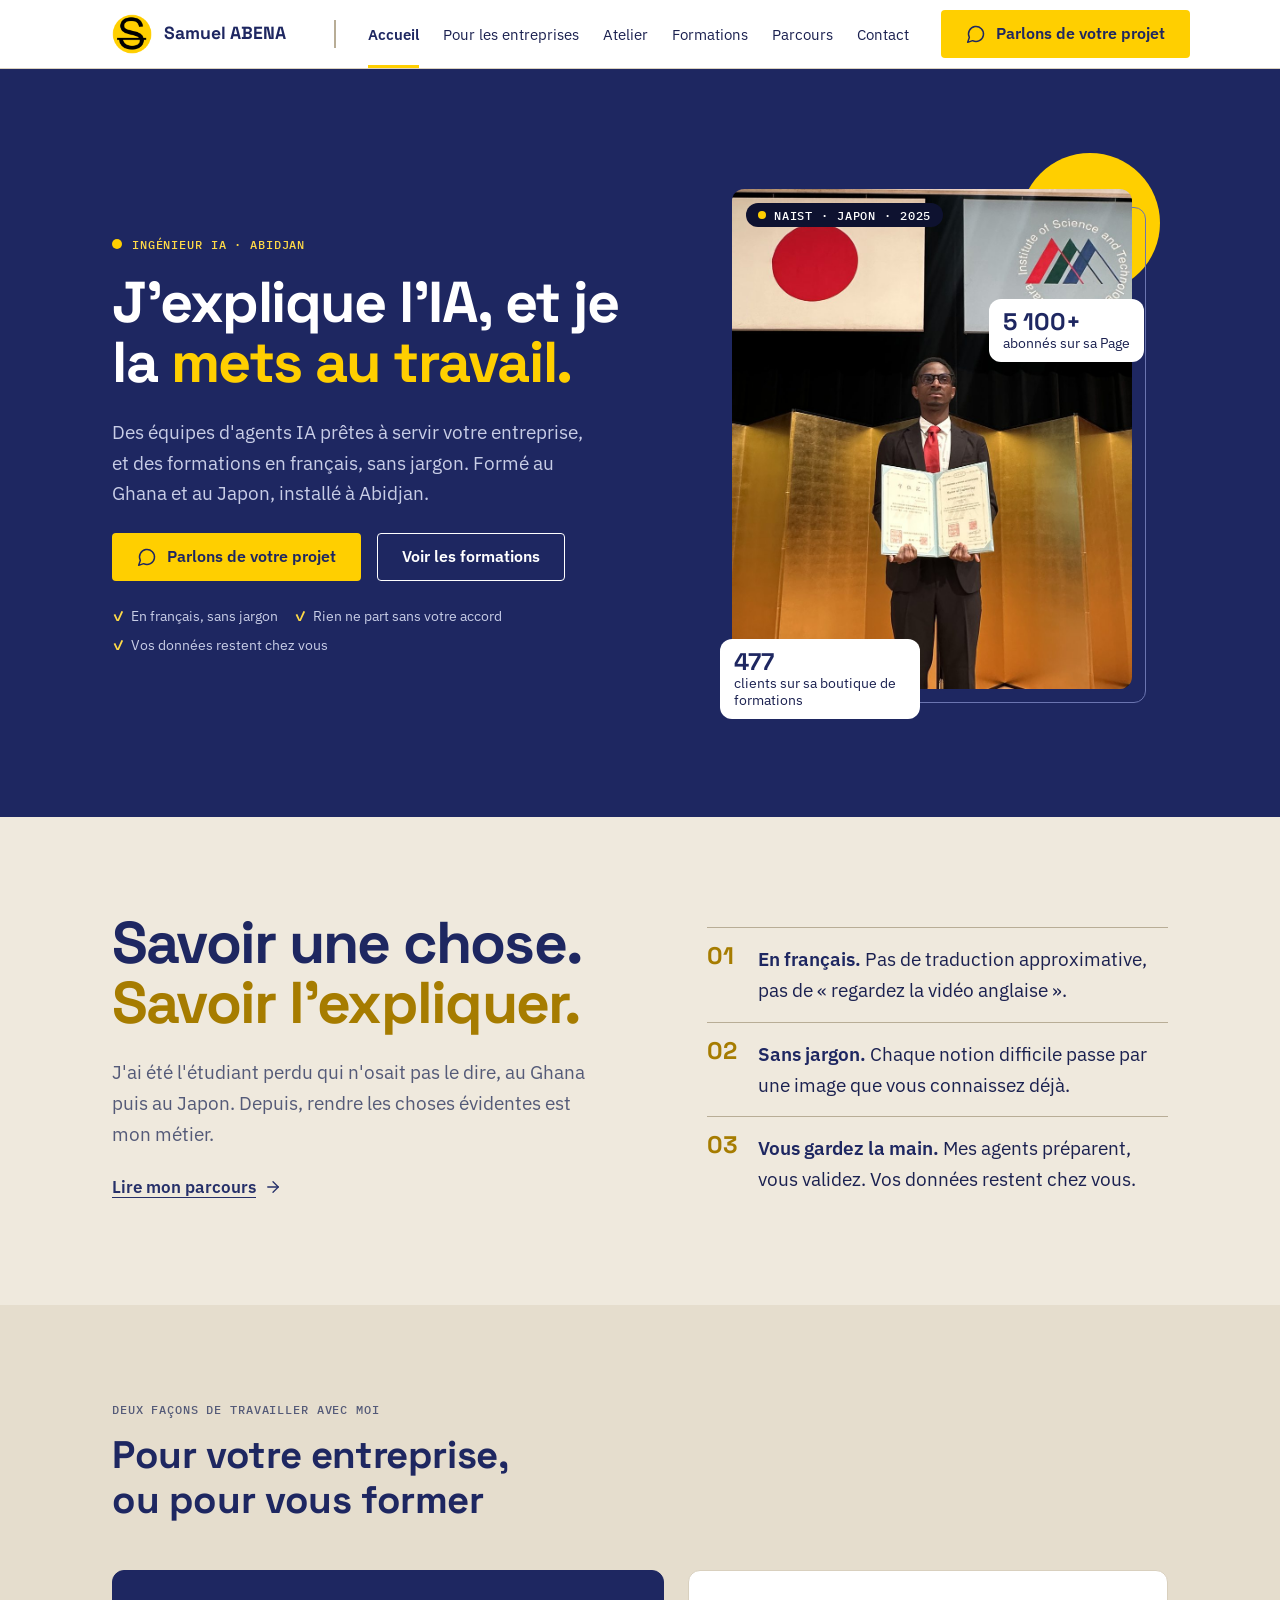
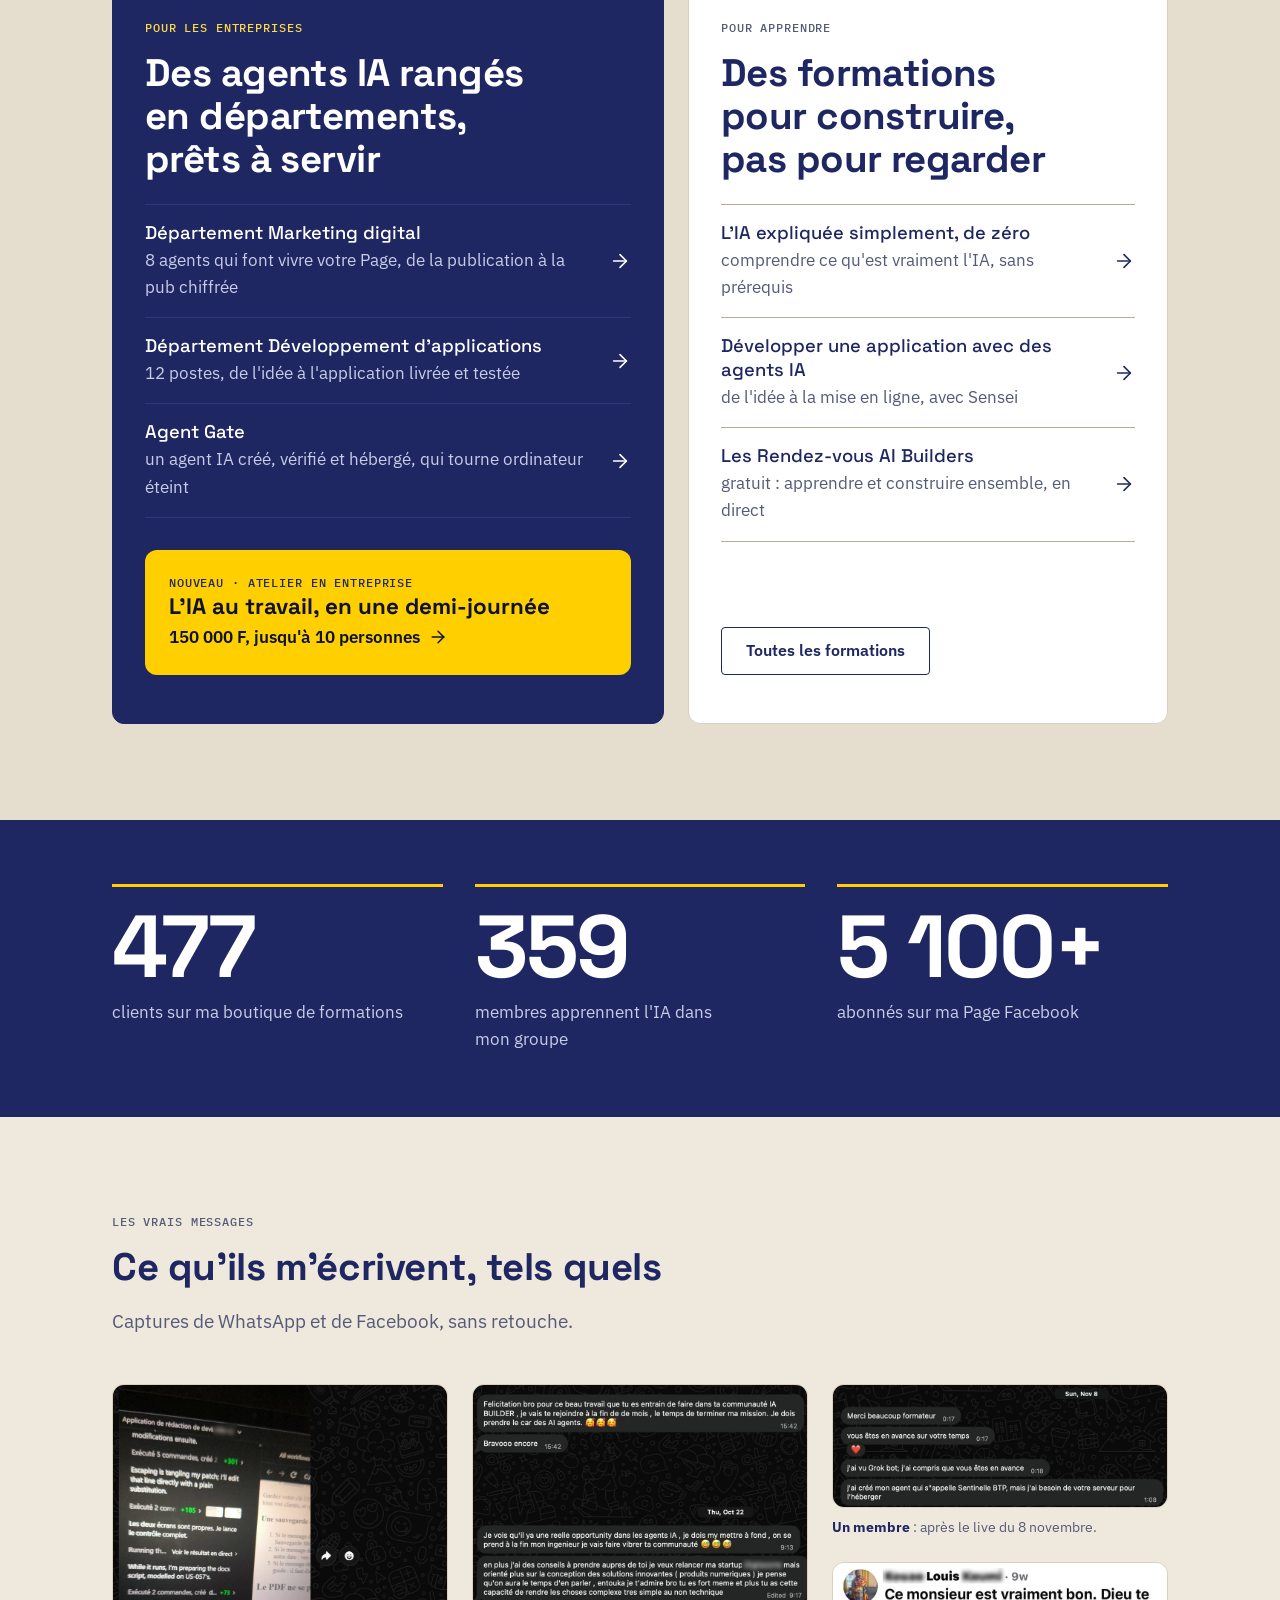
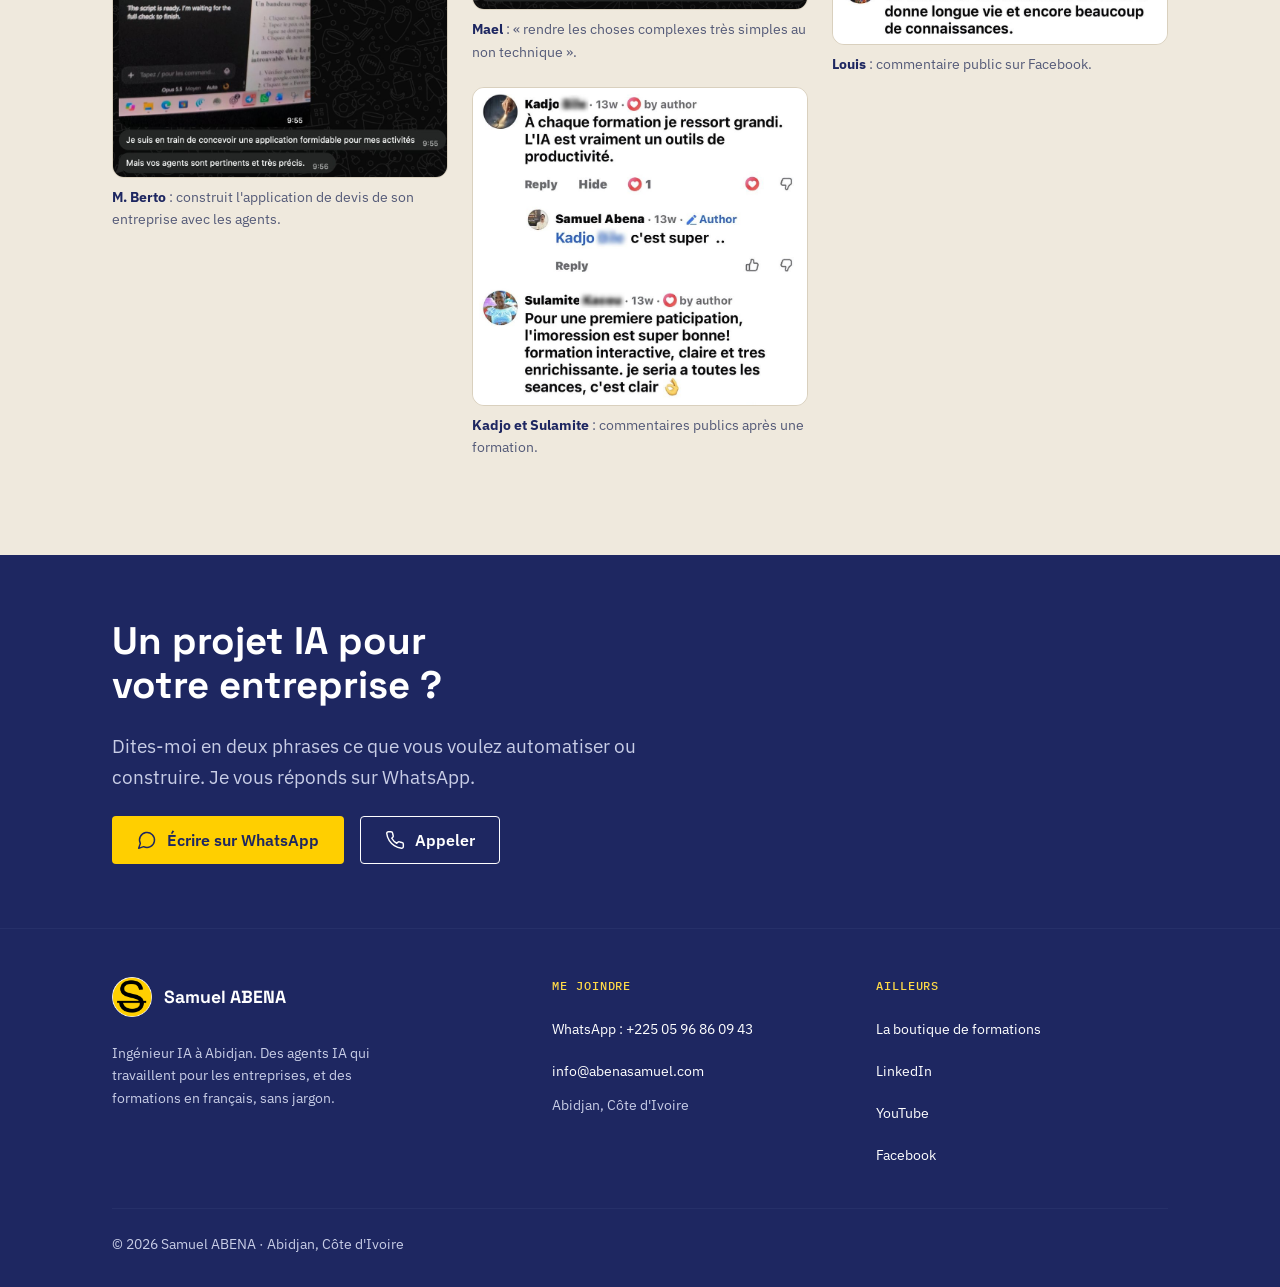
<file: index.html>
<!doctype html>
<html lang="fr">
<head>
<meta charset="utf-8">
<meta name="viewport" content="width=device-width, initial-scale=1">
<title>Samuel ABENA · Ingénieur IA à Abidjan</title>
<meta name="description" content="Samuel ABENA, ingénieur IA à Abidjan : des équipes d'agents IA prêtes à servir votre entreprise, et des formations en français, sans jargon.">
<meta property="og:type" content="website">
<meta property="og:title" content="Samuel ABENA · Ingénieur IA à Abidjan">
<meta property="og:description" content="Samuel ABENA, ingénieur IA à Abidjan : des équipes d'agents IA prêtes à servir votre entreprise, et des formations en français, sans jargon.">
<meta property="og:image" content="images/samuel-naist-portrait.jpg">
<meta property="og:locale" content="fr_FR">
<meta name="theme-color" content="#1E2761">
<link rel="icon" type="image/png" href="images/favicon.png">
<link rel="preconnect" href="https://fonts.googleapis.com">
<link rel="preconnect" href="https://fonts.gstatic.com" crossorigin>
<link rel="stylesheet" href="tokens.css">
<link rel="stylesheet" href="style.css">
<link rel="stylesheet" href="vivant.css">
<script>document.documentElement.classList.add("js")</script>
<script src="menu.js" defer></script>
</head>
<body>
<a class="lien-evitement" href="#contenu">Aller au contenu</a>
<header class="entete">
  <div class="conteneur">
    <a class="marque" href="index.html"><img src="images/logo.png" alt="" width="40" height="40"><span>Samuel ABENA</span></a>
    <button class="bouton-menu" type="button" aria-expanded="false" aria-controls="menu" aria-label="Ouvrir le menu"><svg viewBox="0 0 24 24" fill="none" stroke="currentColor" stroke-width="1.75" stroke-linecap="round" stroke-linejoin="round" aria-hidden="true"><path d="M4 6h16M4 12h16M4 18h16"/></svg></button>
    <nav class="menu" id="menu" aria-label="Menu principal">
      <a href="index.html" aria-current="page">Accueil</a><a href="entreprises.html">Pour les entreprises</a><a href="atelier.html">Atelier</a><a href="formations.html">Formations</a><a href="parcours.html">Parcours</a><a href="contact.html">Contact</a>
      <a class="btn btn-action" href="https://wa.me/2250596860943?text=Bonjour%20Samuel%2C%20je%20viens%20de%20votre%20site.%20J%27aimerais%20vous%20parler%20d%27un%20projet%20IA%20pour%20mon%20entreprise."><svg viewBox="0 0 24 24" fill="none" stroke="currentColor" stroke-width="1.75" stroke-linecap="round" stroke-linejoin="round" aria-hidden="true"><path d="M7.9 20A9 9 0 1 0 4 16.1L2 22Z"/></svg>Parlons de votre projet</a>
    </nav>
  </div>
</header>
<main id="contenu">

<!-- 1. Haut de page -->
<section class="bandeau sur-bandeau haut-vivant">
  <div class="conteneur">
    <div>
      <p class="pastille entree">Ingénieur IA · Abidjan</p>
      <h1 class="entree entree-2">J'explique l'IA, et je la <em>mets au travail.</em></h1>
      <p class="chapo entree entree-2">Des équipes d'agents IA prêtes à servir votre entreprise, et des formations en français, sans jargon. Formé au Ghana et au Japon, installé à Abidjan.</p>
      <div class="boutons entree entree-3">
        <a class="btn btn-action" href="https://wa.me/2250596860943?text=Bonjour%20Samuel%2C%20je%20viens%20de%20votre%20site.%20J%27aimerais%20vous%20parler%20d%27un%20projet%20IA%20pour%20mon%20entreprise."><svg viewBox="0 0 24 24" fill="none" stroke="currentColor" stroke-width="1.75" stroke-linecap="round" stroke-linejoin="round" aria-hidden="true"><path d="M7.9 20A9 9 0 1 0 4 16.1L2 22Z"/></svg>Parlons de votre projet</a>
        <a class="btn btn-second" href="formations.html">Voir les formations</a>
      </div>
      <p class="confiance entree entree-3"><span>En français, sans jargon</span><span>Rien ne part sans votre accord</span><span>Vos données restent chez vous</span></p>
    </div>
    <figure class="portrait-live portrait-naist entree entree-2">
      <span class="badge-live badge-calme">NAIST · Japon · 2025</span>
      <img src="images/samuel-naist-portrait.jpg" alt="Samuel ABENA, diplôme en main, à la cérémonie de remise des diplômes de NAIST au Japon" width="900" height="1125">
      <p class="puce-chiffre puce-1"><strong>477</strong>clients sur sa boutique de formations</p>
      <p class="puce-chiffre puce-2"><strong>5 100+</strong>abonnés sur sa Page</p>
    </figure>
  </div>
</section>

<!-- 2. Ce qui me distingue -->
<section class="section">
  <div class="conteneur constat">
    <div class="revele">
      <h2 class="grand-titre">Savoir une chose.<span>Savoir l'expliquer.</span></h2>
      <p class="sous-grand-titre">J'ai été l'étudiant perdu qui n'osait pas le dire, au Ghana puis au Japon. Depuis, rendre les choses évidentes est mon métier.</p>
      <a class="lien-fleche" href="parcours.html">Lire mon parcours <svg viewBox="0 0 24 24" fill="none" stroke="currentColor" stroke-width="1.75" stroke-linecap="round" stroke-linejoin="round" aria-hidden="true"><path d="M5 12h14"/><path d="m12 5 7 7-7 7"/></svg></a>
    </div>
    <ul class="douleurs regles-num revele">
      <li><strong>En français.</strong> Pas de traduction approximative, pas de « regardez la vidéo anglaise ».</li>
      <li><strong>Sans jargon.</strong> Chaque notion difficile passe par une image que vous connaissez déjà.</li>
      <li><strong>Vous gardez la main.</strong> Mes agents préparent, vous validez. Vos données restent chez vous.</li>
    </ul>
  </div>
</section>

<!-- 3. Deux façons de travailler ensemble -->
<section class="section section-alterne">
  <div class="conteneur">
    <div class="tete-section revele">
      <p class="et">Deux façons de travailler avec moi</p>
      <h2>Pour votre entreprise, ou pour vous former</h2>
    </div>
    <div class="deux-chemins">
      <article class="chemin chemin-fonce revele">
        <p class="et">Pour les entreprises</p>
        <h3>Des agents IA rangés en départements, prêts à servir</h3>
        <ul class="chemin-liste">
          <li><a href="entreprises.html#marketing"><span><strong>Département Marketing digital</strong>8 agents qui font vivre votre Page, de la publication à la pub chiffrée</span><svg viewBox="0 0 24 24" fill="none" stroke="currentColor" stroke-width="1.75" stroke-linecap="round" stroke-linejoin="round" aria-hidden="true"><path d="M5 12h14"/><path d="m12 5 7 7-7 7"/></svg></a></li>
          <li><a href="entreprises.html#developpement"><span><strong>Département Développement d'applications</strong>12 postes, de l'idée à l'application livrée et testée</span><svg viewBox="0 0 24 24" fill="none" stroke="currentColor" stroke-width="1.75" stroke-linecap="round" stroke-linejoin="round" aria-hidden="true"><path d="M5 12h14"/><path d="m12 5 7 7-7 7"/></svg></a></li>
          <li><a href="entreprises.html#agent-gate"><span><strong>Agent Gate</strong>un agent IA créé, vérifié et hébergé, qui tourne ordinateur éteint</span><svg viewBox="0 0 24 24" fill="none" stroke="currentColor" stroke-width="1.75" stroke-linecap="round" stroke-linejoin="round" aria-hidden="true"><path d="M5 12h14"/><path d="m12 5 7 7-7 7"/></svg></a></li>
        </ul>
        <a class="chemin-vedette" href="atelier.html"><span class="et">Nouveau · Atelier en entreprise</span><strong>L'IA au travail, en une demi-journée</strong><span>150 000 F, jusqu'à 10 personnes <svg viewBox="0 0 24 24" fill="none" stroke="currentColor" stroke-width="1.75" stroke-linecap="round" stroke-linejoin="round" aria-hidden="true"><path d="M5 12h14"/><path d="m12 5 7 7-7 7"/></svg></span></a>
      </article>
      <article class="chemin revele">
        <p class="et">Pour apprendre</p>
        <h3>Des formations pour construire, pas pour regarder</h3>
        <ul class="chemin-liste">
          <li><a href="https://skul.abenasamuel.com/introduction-a-l-intelligence-artificielle"><span><strong>L'IA expliquée simplement, de zéro</strong>comprendre ce qu'est vraiment l'IA, sans prérequis</span><svg viewBox="0 0 24 24" fill="none" stroke="currentColor" stroke-width="1.75" stroke-linecap="round" stroke-linejoin="round" aria-hidden="true"><path d="M5 12h14"/><path d="m12 5 7 7-7 7"/></svg></a></li>
          <li><a href="https://skul.abenasamuel.com/formation-dev"><span><strong>Développer une application avec des agents IA</strong>de l'idée à la mise en ligne, avec Sensei</span><svg viewBox="0 0 24 24" fill="none" stroke="currentColor" stroke-width="1.75" stroke-linecap="round" stroke-linejoin="round" aria-hidden="true"><path d="M5 12h14"/><path d="m12 5 7 7-7 7"/></svg></a></li>
          <li><a href="https://skul.abenasamuel.com/lives"><span><strong>Les Rendez-vous AI Builders</strong>gratuit : apprendre et construire ensemble, en direct</span><svg viewBox="0 0 24 24" fill="none" stroke="currentColor" stroke-width="1.75" stroke-linecap="round" stroke-linejoin="round" aria-hidden="true"><path d="M5 12h14"/><path d="m12 5 7 7-7 7"/></svg></a></li>
        </ul>
        <a class="btn btn-second" href="formations.html">Toutes les formations</a>
      </article>
    </div>
  </div>
</section>

<!-- 4. Les chiffres -->
<section class="bandeau sur-bandeau chiffres-grands">
  <div class="conteneur">
    <div class="revele"><p class="chiffre-geant">477</p><p>clients sur ma boutique de formations</p></div>
    <div class="revele"><p class="chiffre-geant">359</p><p>membres apprennent l'IA dans mon groupe</p></div>
    <div class="revele"><p class="chiffre-geant">5 100+</p><p>abonnés sur ma Page Facebook</p></div>
  </div>
</section>

<!-- 5. Les vrais messages (accord de M. Berto et de Mael à obtenir) -->
<section class="section">
  <div class="conteneur">
    <div class="tete-section revele">
      <p class="et">Les vrais messages</p>
      <h2>Ce qu'ils m'écrivent, tels quels</h2>
      <p>Captures de WhatsApp et de Facebook, sans retouche.</p>
    </div>
    <p class="glisser">Faites glisser pour voir les autres messages →</p>
    <div class="captures captures-accueil">
<figure class="capture"><a href="images/retour-berto-application.jpg" target="_blank" rel="noopener"><img src="images/retour-berto-application.jpg" alt="Capture d'écran : message de M. Berto" width="900" height="1055" loading="lazy"></a><figcaption><strong>M. Berto</strong> : construit l'application de devis de son entreprise avec les agents.</figcaption></figure>
<figure class="capture"><a href="images/retour-mael.jpg" target="_blank" rel="noopener"><img src="images/retour-mael.jpg" alt="Capture d'écran : message de Mael" width="900" height="603" loading="lazy"></a><figcaption><strong>Mael</strong> : « rendre les choses complexes très simples au non technique ».</figcaption></figure>
<figure class="capture"><a href="images/retour-facebook-formation.jpg" target="_blank" rel="noopener"><img src="images/retour-facebook-formation.jpg" alt="Capture d'écran : message de Kadjo et Sulamite" width="900" height="853" loading="lazy"></a><figcaption><strong>Kadjo et Sulamite</strong> : commentaires publics après une formation.</figcaption></figure>
<figure class="capture"><a href="images/retour-en-avance.jpg" target="_blank" rel="noopener"><img src="images/retour-en-avance.jpg" alt="Capture d'écran : message de Un membre" width="900" height="327" loading="lazy"></a><figcaption><strong>Un membre</strong> : après le live du 8 novembre.</figcaption></figure>
<figure class="capture"><a href="images/retour-facebook-bon.jpg" target="_blank" rel="noopener"><img src="images/retour-facebook-bon.jpg" alt="Capture d'écran : message de Louis" width="900" height="218" loading="lazy"></a><figcaption><strong>Louis</strong> : commentaire public sur Facebook.</figcaption></figure>
    </div>
  </div>
</section>

<!-- 6. Dernier appel -->
<section class="appel bandeau sur-bandeau">
  <div class="conteneur">
    <h2>Un projet IA pour votre entreprise&nbsp;?</h2>
    <p>Dites-moi en deux phrases ce que vous voulez automatiser ou construire. Je vous réponds sur WhatsApp.</p>
    <div class="boutons">
      <a class="btn btn-action" href="https://wa.me/2250596860943?text=Bonjour%20Samuel%2C%20je%20viens%20de%20votre%20site.%20J%27aimerais%20vous%20parler%20d%27un%20projet%20IA%20pour%20mon%20entreprise."><svg viewBox="0 0 24 24" fill="none" stroke="currentColor" stroke-width="1.75" stroke-linecap="round" stroke-linejoin="round" aria-hidden="true"><path d="M7.9 20A9 9 0 1 0 4 16.1L2 22Z"/></svg>Écrire sur WhatsApp</a>
      <a class="btn btn-second" href="tel:+2250596860943"><svg viewBox="0 0 24 24" fill="none" stroke="currentColor" stroke-width="1.75" stroke-linecap="round" stroke-linejoin="round" aria-hidden="true"><path d="M22 16.92v3a2 2 0 0 1-2.18 2 19.79 19.79 0 0 1-8.63-3.07 19.5 19.5 0 0 1-6-6 19.79 19.79 0 0 1-3.07-8.67A2 2 0 0 1 4.11 2h3a2 2 0 0 1 2 1.72c.13.96.36 1.9.7 2.81a2 2 0 0 1-.45 2.11L8.09 9.91a16 16 0 0 0 6 6l1.27-1.27a2 2 0 0 1 2.11-.45c.91.34 1.85.57 2.81.7A2 2 0 0 1 22 16.92z"/></svg>Appeler</a>
    </div>
  </div>
</section>

<div class="barre-mobile" aria-hidden="true">
  <p><strong>Un projet IA ?</strong>réponse sur WhatsApp</p>
  <a class="btn btn-action" href="https://wa.me/2250596860943?text=Bonjour%20Samuel%2C%20je%20viens%20de%20votre%20site.%20J%27aimerais%20vous%20parler%20d%27un%20projet%20IA%20pour%20mon%20entreprise." tabindex="-1"><svg viewBox="0 0 24 24" fill="none" stroke="currentColor" stroke-width="1.75" stroke-linecap="round" stroke-linejoin="round" aria-hidden="true"><path d="M7.9 20A9 9 0 1 0 4 16.1L2 22Z"/></svg>Écrire</a>
</div>

<script>
(function () {
  var els = document.querySelectorAll(".revele");
  if ("IntersectionObserver" in window) {
    var io = new IntersectionObserver(function (entrees) {
      entrees.forEach(function (e) { if (e.isIntersecting) { e.target.classList.add("vu"); io.unobserve(e.target); } });
    }, { rootMargin: "0px 0px -10% 0px" });
    els.forEach(function (el) { io.observe(el); });
  } else { els.forEach(function (el) { el.classList.add("vu"); }); }
  var barre = document.querySelector(".barre-mobile"), haut = document.querySelector(".haut-vivant");
  if (barre && haut && "IntersectionObserver" in window) {
    new IntersectionObserver(function (e) { barre.classList.toggle("visible", !e[0].isIntersecting); }).observe(haut);
  }
})();
</script>
</main>
<footer class="pied bandeau sur-bandeau">
  <div class="conteneur">
    <div>
      <a class="marque" href="index.html"><img src="images/logo.png" alt="" width="40" height="40"><span>Samuel ABENA</span></a>
      <p style="margin-top:16px;max-width:36ch">Ingénieur IA à Abidjan. Des agents IA qui travaillent pour les entreprises, et des formations en français, sans jargon.</p>
    </div>
    <div>
      <h2>Me joindre</h2>
      <ul>
        <li><a href="https://wa.me/2250596860943?text=Bonjour%20Samuel%2C%20je%20viens%20de%20votre%20site.">WhatsApp&nbsp;: +225 05 96 86 09 43</a></li>
        <li><a href="mailto:info@abenasamuel.com">info@abenasamuel.com</a></li>
        <li>Abidjan, Côte d'Ivoire</li>
      </ul>
    </div>
    <div>
      <h2>Ailleurs</h2>
      <ul>
        <li><a href="https://skul.abenasamuel.com">La boutique de formations</a></li>
        <li><a href="https://www.linkedin.com/in/samuel-kpalemon/">LinkedIn</a></li>
        <li><a href="https://www.youtube.com/@samabena-k">YouTube</a></li>
        <li><a href="https://www.facebook.com/profile.php?id=61550264422910">Facebook</a></li>
      </ul>
    </div>
    <p class="bas">© <span id="annee">2026</span> Samuel ABENA · Abidjan, Côte d'Ivoire</p>
  </div>
</footer>
</body>
</html>
</file>
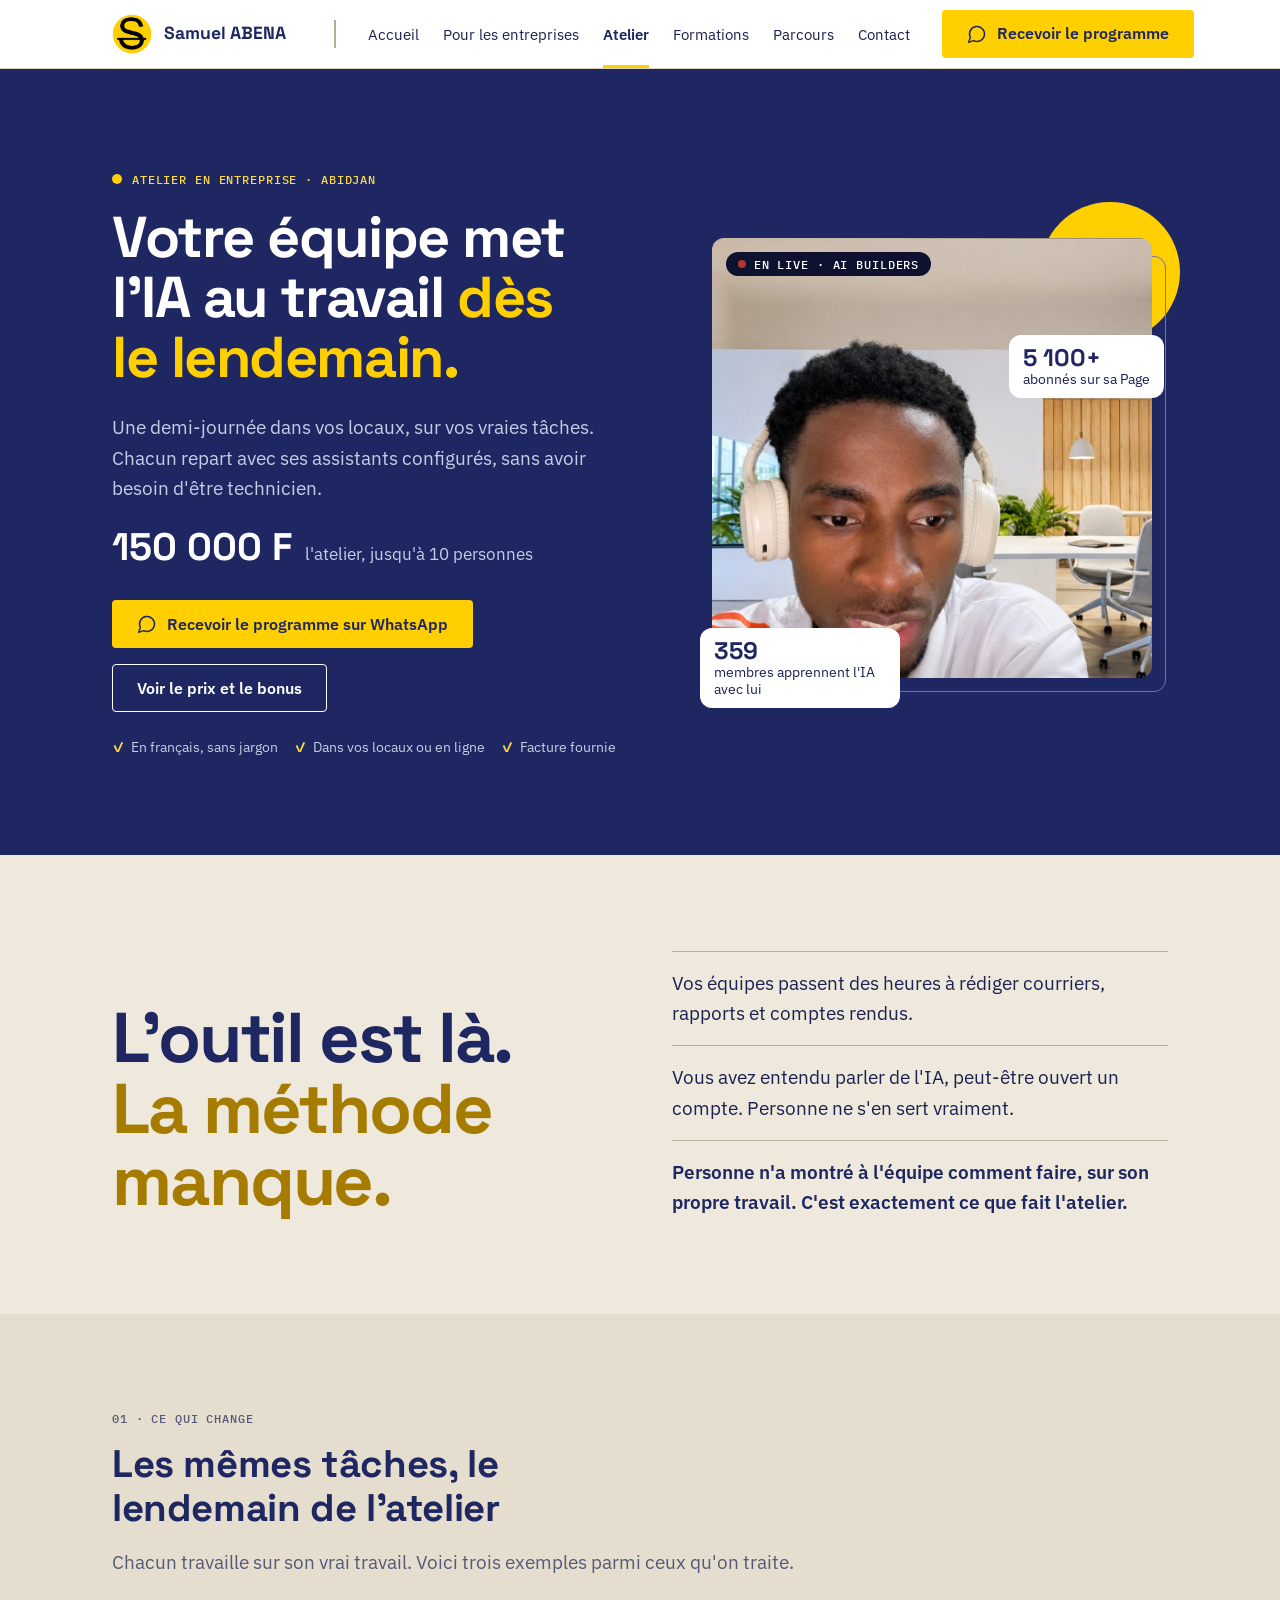
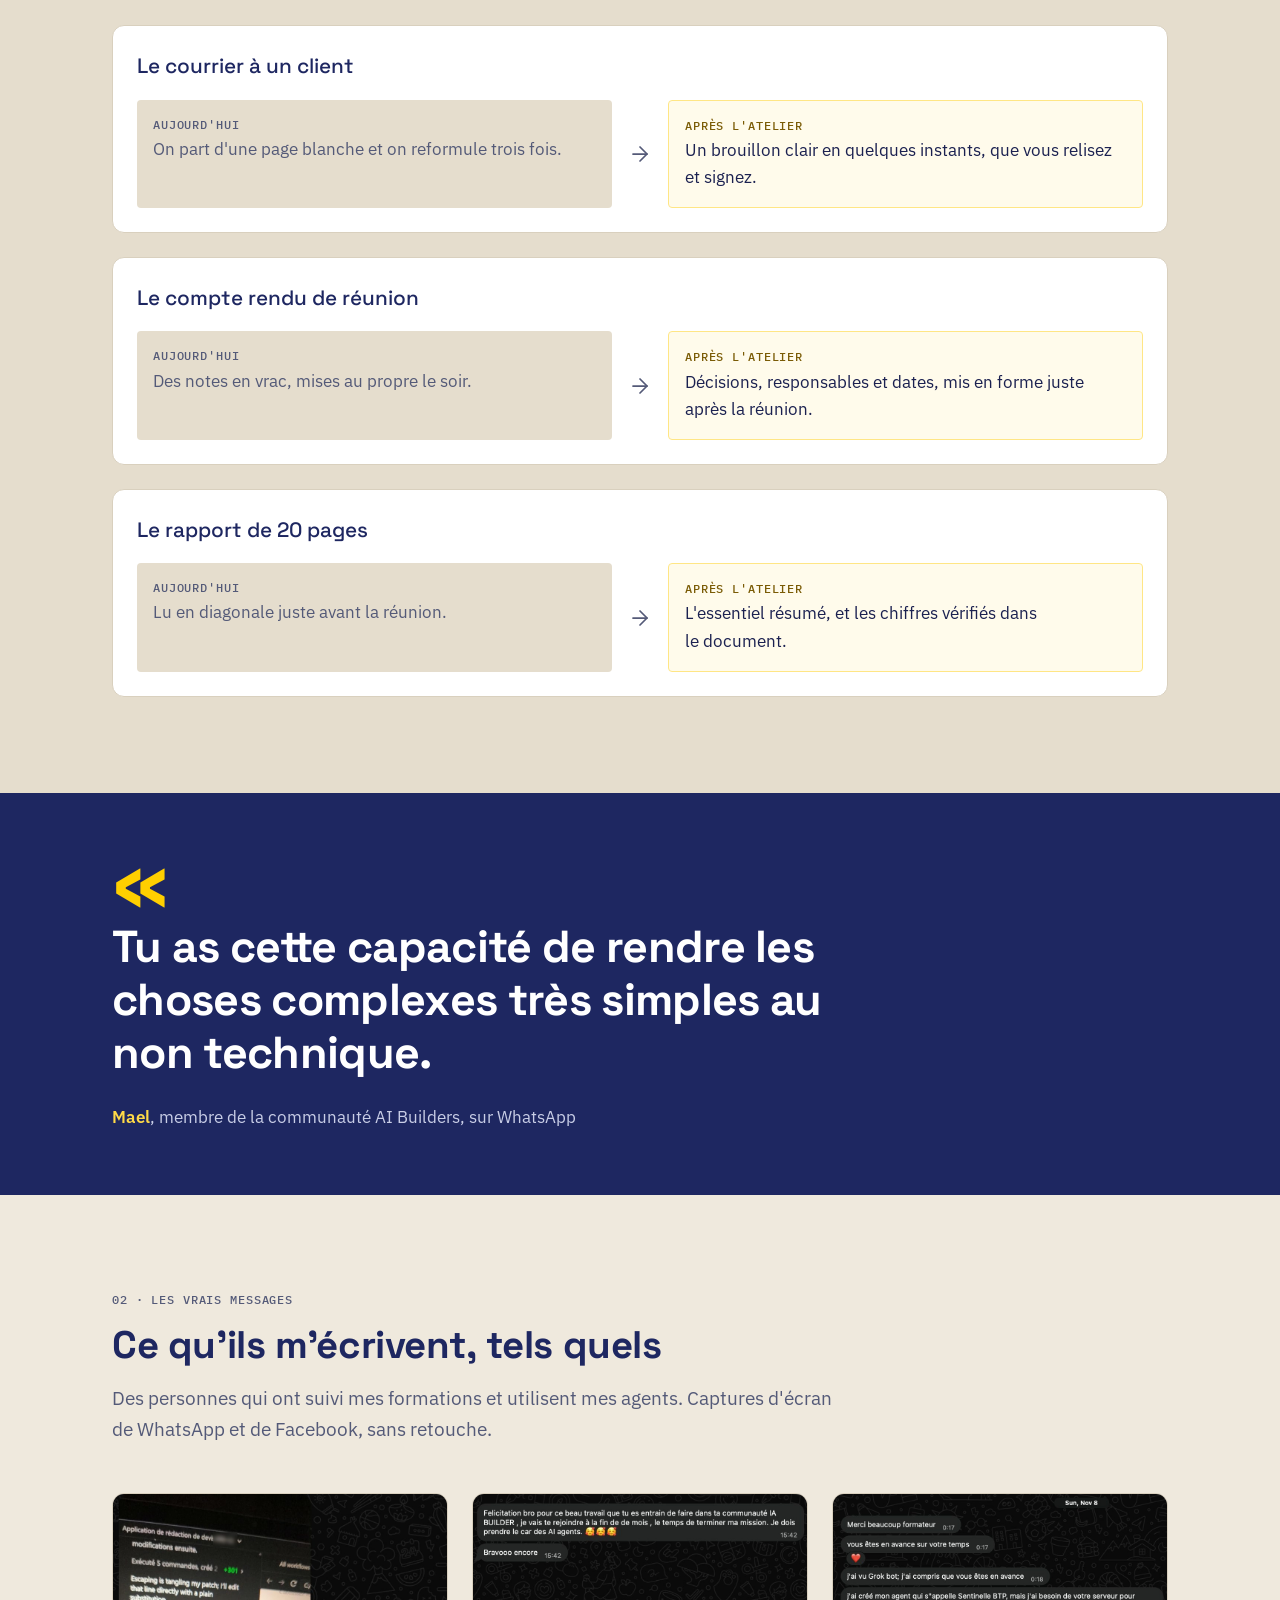
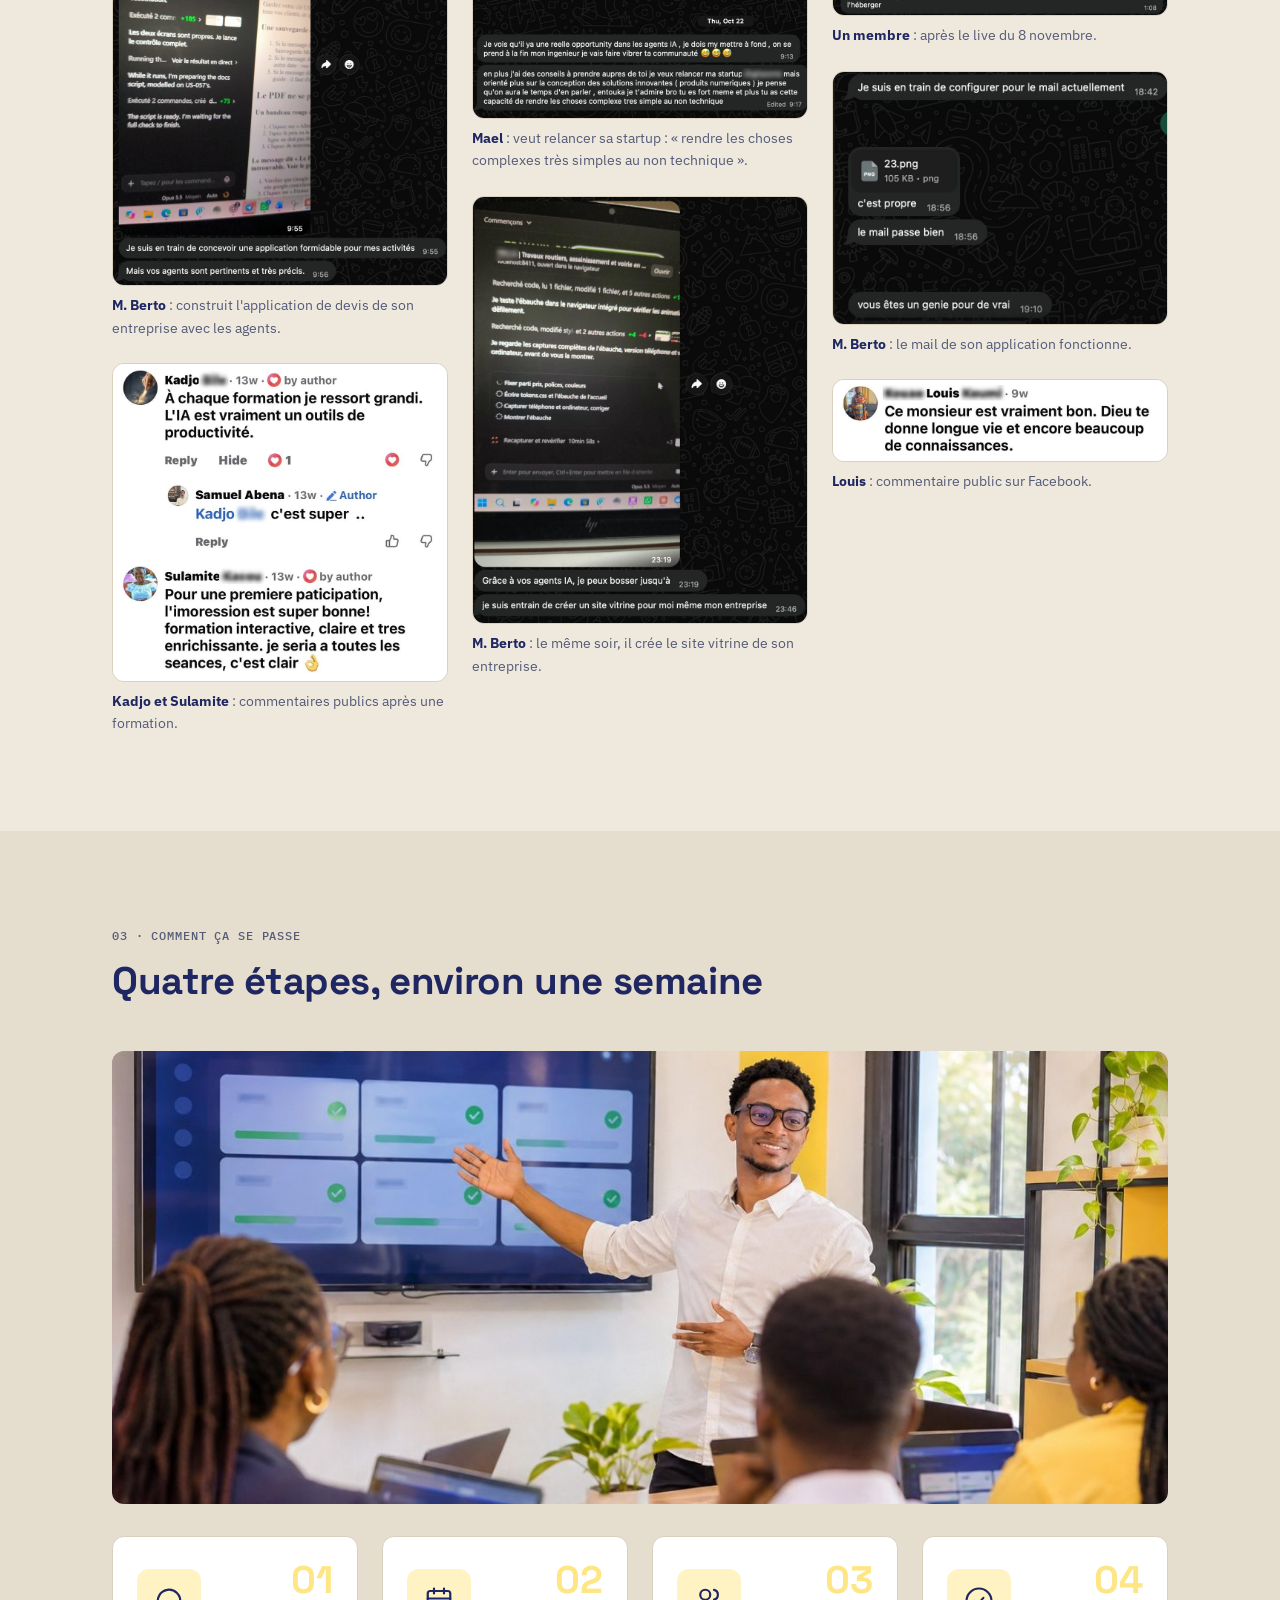
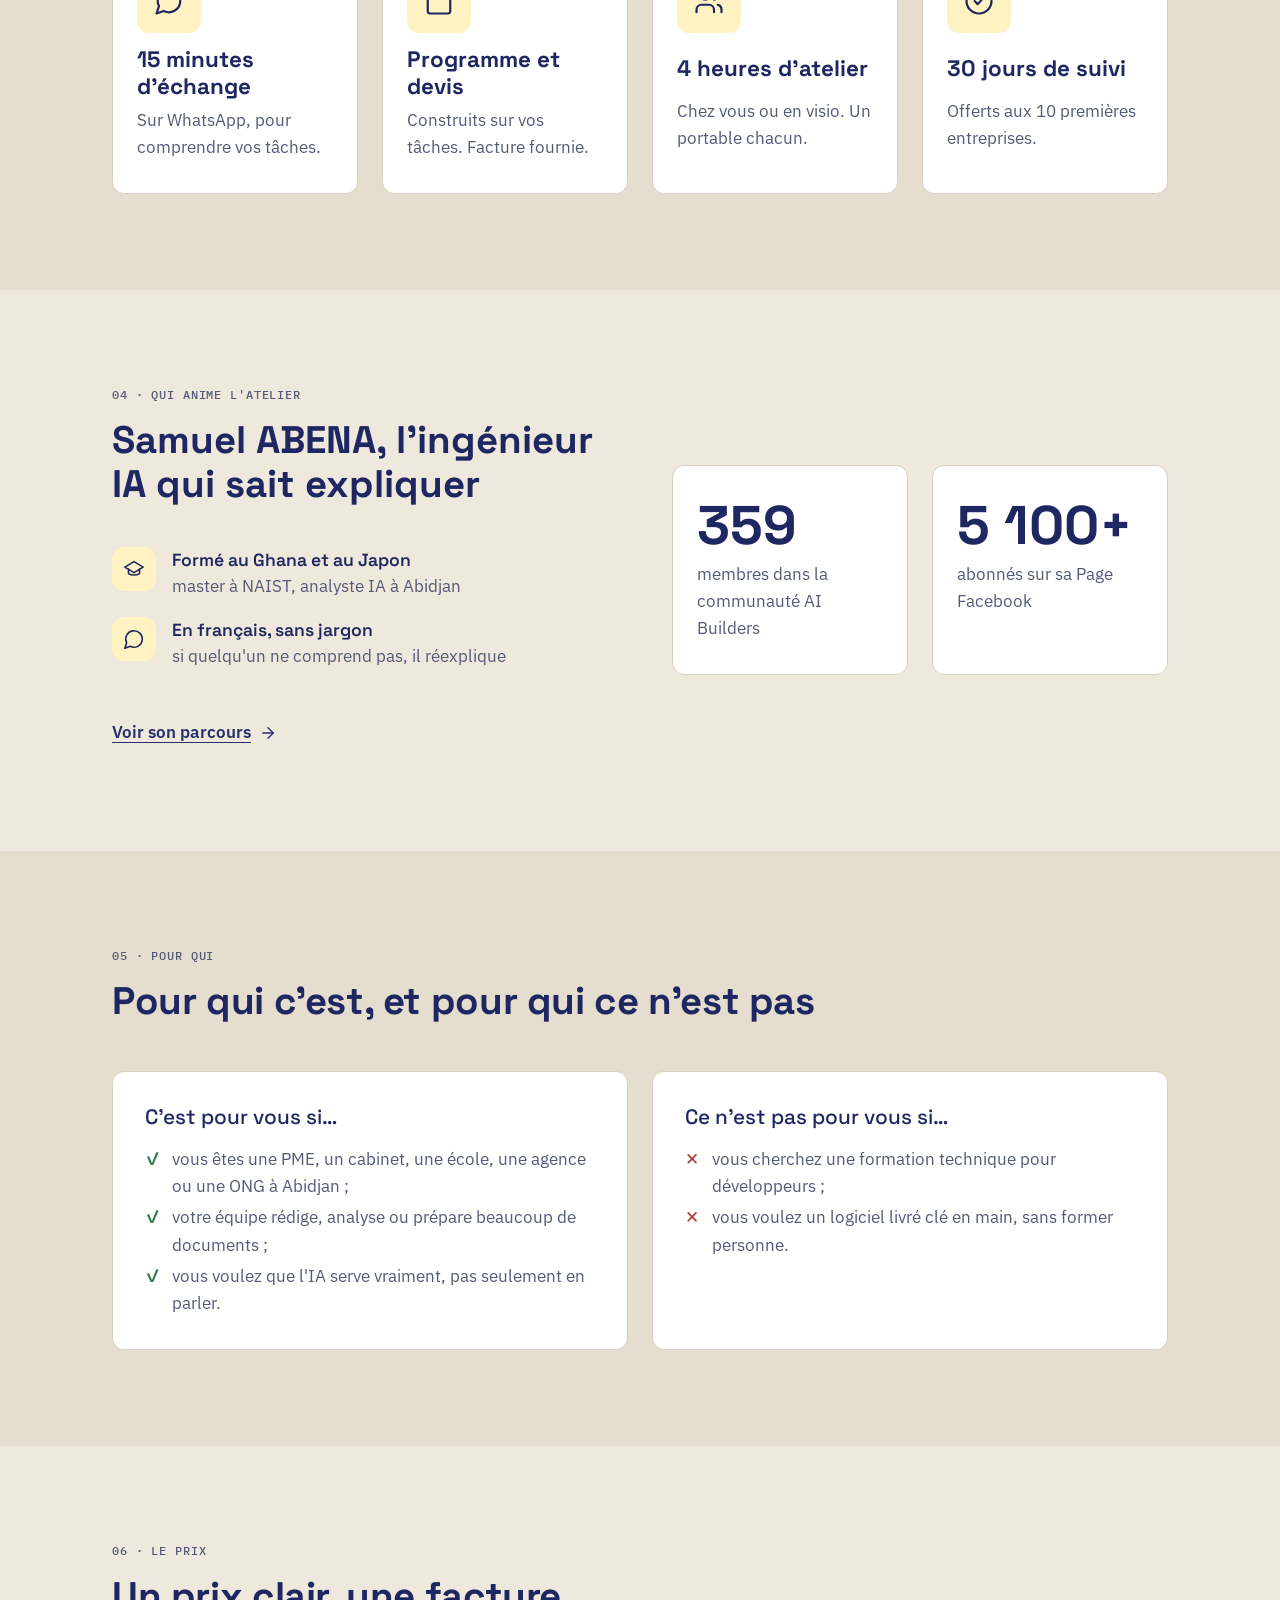
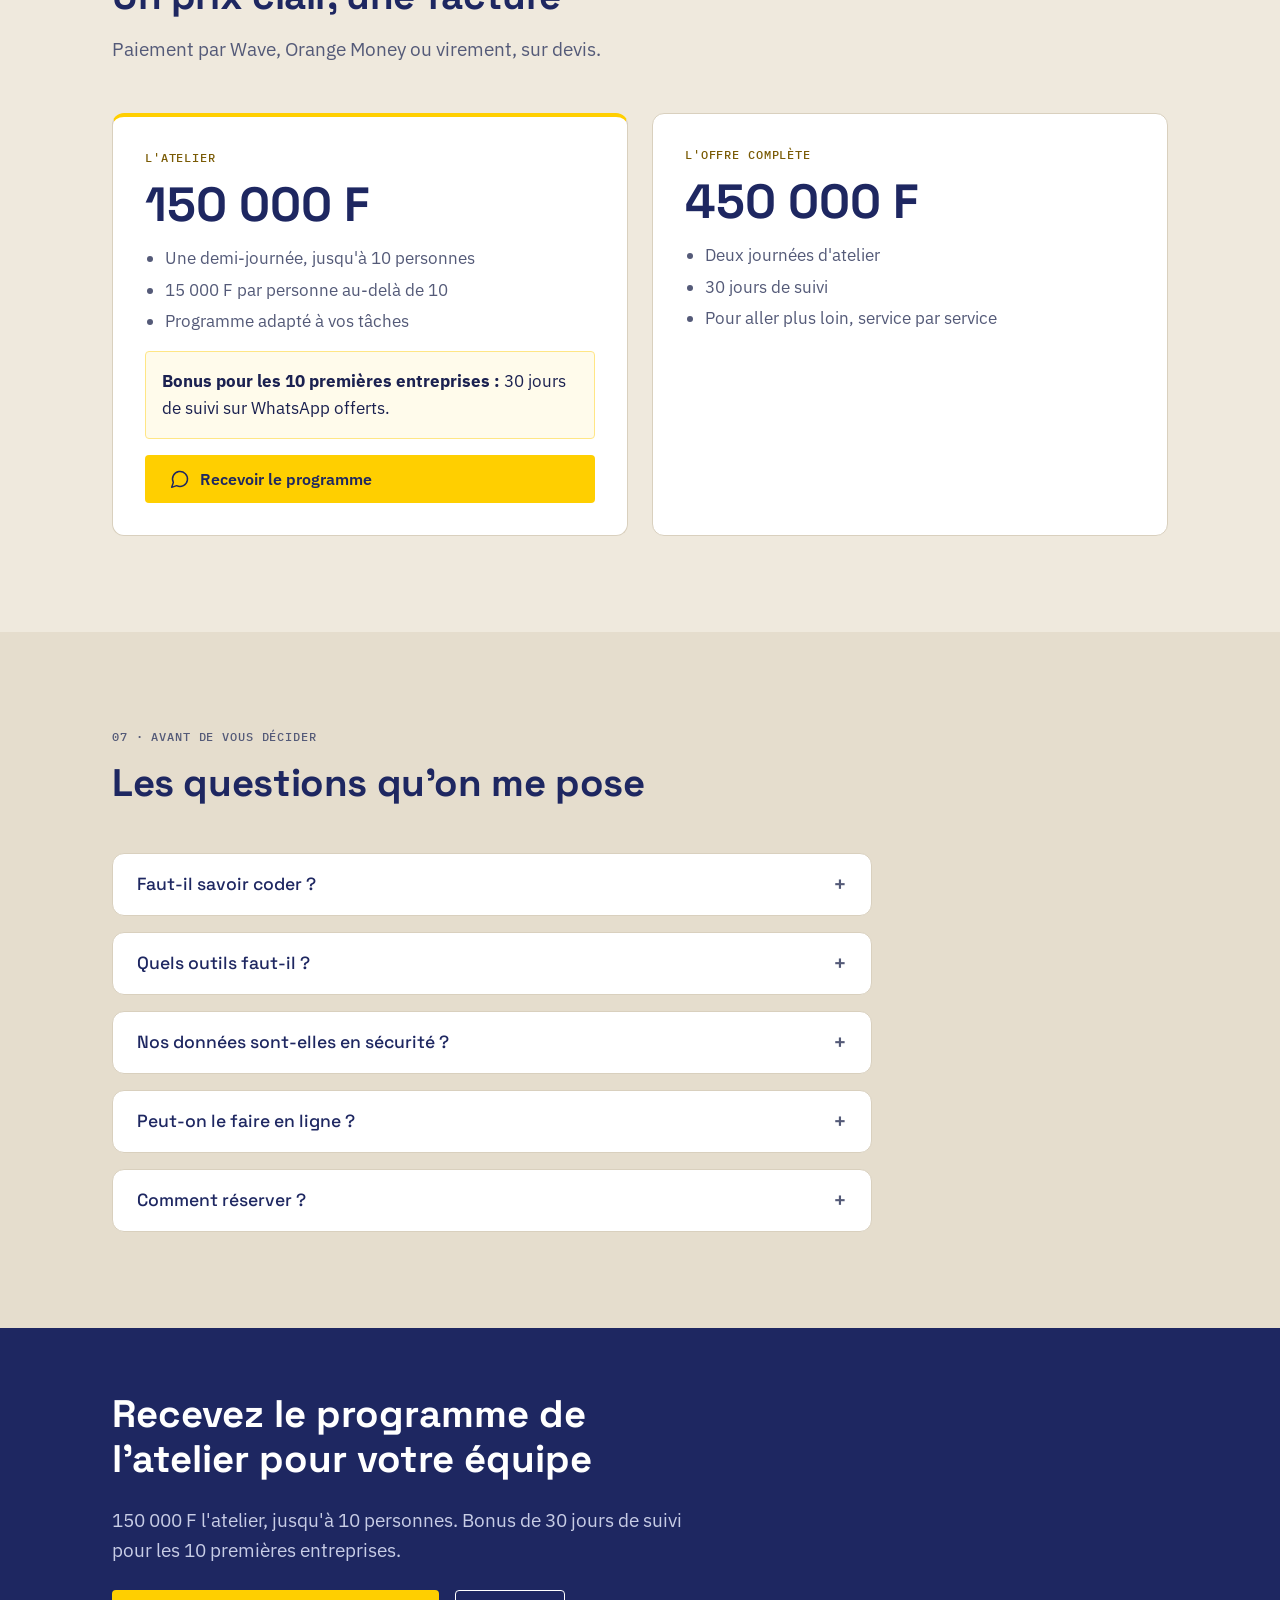
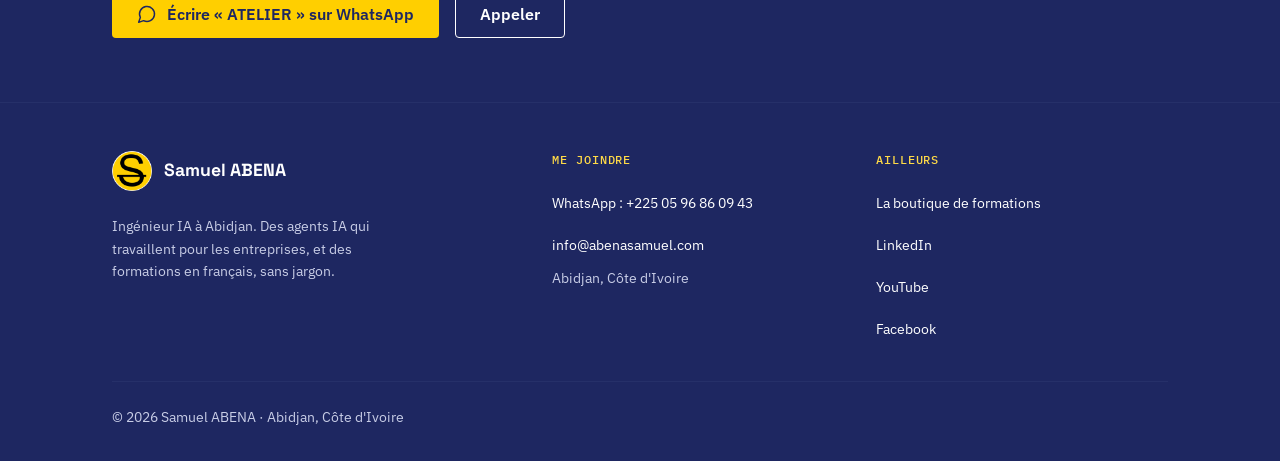
<file: atelier.html>
<!doctype html>
<html lang="fr">
<head>
<meta charset="utf-8">
<meta name="viewport" content="width=device-width, initial-scale=1">
<title>Atelier « L'IA au travail » · Samuel ABENA, Abidjan</title>
<meta name="description" content="Une demi-journée dans vos locaux : chaque membre de votre équipe apprend à utiliser l'IA sur ses propres tâches et repart avec ses assistants configurés. 150 000 F jusqu'à 10 personnes, à Abidjan.">
<meta property="og:type" content="website">
<meta property="og:title" content="Votre équipe met l'IA au travail dès le lendemain">
<meta property="og:description" content="Atelier d'une demi-journée en entreprise, à Abidjan, animé par Samuel ABENA, ingénieur IA. 150 000 F jusqu'à 10 personnes.">
<meta property="og:image" content="images/samuel-live.jpg">
<meta property="og:locale" content="fr_FR">
<meta name="theme-color" content="#1E2761">
<link rel="icon" type="image/png" href="images/favicon.png">
<link rel="preconnect" href="https://fonts.googleapis.com">
<link rel="preconnect" href="https://fonts.gstatic.com" crossorigin>
<link rel="stylesheet" href="tokens.css">
<link rel="stylesheet" href="style.css">
<link rel="stylesheet" href="vivant.css">
<script>document.documentElement.classList.add("js")</script>
<script src="menu.js" defer></script>
</head>
<body>
<a class="lien-evitement" href="#contenu">Aller au contenu</a>
<header class="entete">
  <div class="conteneur">
    <a class="marque" href="index.html"><img src="images/logo.png" alt="" width="40" height="40"><span>Samuel ABENA</span></a>
    <button class="bouton-menu" type="button" aria-expanded="false" aria-controls="menu" aria-label="Ouvrir le menu"><svg viewBox="0 0 24 24" fill="none" stroke="currentColor" stroke-width="1.75" stroke-linecap="round" stroke-linejoin="round" aria-hidden="true"><path d="M4 6h16M4 12h16M4 18h16"/></svg></button>
    <nav class="menu" id="menu" aria-label="Menu principal">
      <a href="index.html">Accueil</a><a href="entreprises.html">Pour les entreprises</a><a href="atelier.html" aria-current="page">Atelier</a><a href="formations.html">Formations</a><a href="parcours.html">Parcours</a><a href="contact.html">Contact</a>
      <a class="btn btn-action" href="https://wa.me/2250596860943?text=Bonjour%20Samuel%2C%20ATELIER%20%3A%20je%20souhaite%20recevoir%20le%20programme%20de%20l%27atelier%20pour%20mon%20entreprise."><svg viewBox="0 0 24 24" fill="none" stroke="currentColor" stroke-width="1.75" stroke-linecap="round" stroke-linejoin="round" aria-hidden="true"><path d="M7.9 20A9 9 0 1 0 4 16.1L2 22Z"/></svg>Recevoir le programme</a>
    </nav>
  </div>
</header>
<main id="contenu">

<!-- 1. Haut de page -->
<section class="bandeau sur-bandeau haut-vivant">
  <div class="conteneur">
    <div>
      <p class="pastille entree">Atelier en entreprise · Abidjan</p>
      <h1 class="entree entree-2">Votre équipe met l'IA au travail <em>dès le lendemain.</em></h1>
      <p class="chapo entree entree-2">Une demi-journée dans vos locaux, sur vos vraies tâches. Chacun repart avec ses assistants configurés, sans avoir besoin d'être technicien.</p>
      <p class="ligne-prix entree entree-3"><strong>150 000 F</strong> l'atelier, jusqu'à 10 personnes</p>
      <div class="boutons entree entree-3">
        <a class="btn btn-action" href="https://wa.me/2250596860943?text=Bonjour%20Samuel%2C%20ATELIER%20%3A%20je%20souhaite%20recevoir%20le%20programme%20de%20l%27atelier%20pour%20mon%20entreprise."><svg viewBox="0 0 24 24" fill="none" stroke="currentColor" stroke-width="1.75" stroke-linecap="round" stroke-linejoin="round" aria-hidden="true"><path d="M7.9 20A9 9 0 1 0 4 16.1L2 22Z"/></svg>Recevoir le programme sur WhatsApp</a>
        <a class="btn btn-second" href="#prix">Voir le prix et le bonus</a>
      </div>
      <p class="confiance entree entree-3"><span>En français, sans jargon</span><span>Dans vos locaux ou en ligne</span><span>Facture fournie</span></p>
    </div>
    <figure class="portrait-live entree entree-2">
      <span class="badge-live">En live · AI Builders</span>
      <img src="images/samuel-live.jpg" alt="Samuel ABENA, casque sur les oreilles, pendant un live de formation de la communauté AI Builders" width="960" height="960">
      <p class="puce-chiffre puce-1"><strong>359</strong>membres apprennent l'IA avec lui</p>
      <p class="puce-chiffre puce-2"><strong>5 100+</strong>abonnés sur sa Page</p>
    </figure>
  </div>
</section>

<!-- 2. Le constat -->
<section class="section">
  <div class="conteneur constat">
    <h2 class="grand-titre revele">L'outil est là.<span>La méthode manque.</span></h2>
    <ul class="douleurs revele">
      <li>Vos équipes passent des heures à rédiger courriers, rapports et comptes rendus.</li>
      <li>Vous avez entendu parler de l'IA, peut-être ouvert un compte. Personne ne s'en sert vraiment.</li>
      <li>Personne n'a montré à l'équipe comment faire, sur son propre travail. C'est exactement ce que fait l'atelier.</li>
    </ul>
  </div>
</section>

<!-- 3. Avant / après -->
<section class="section section-alterne">
  <div class="conteneur">
    <div class="tete-section revele">
      <p class="et">01 · Ce qui change</p>
      <h2>Les mêmes tâches, le lendemain de l'atelier</h2>
      <p>Chacun travaille sur son vrai travail. Voici trois exemples parmi ceux qu'on traite.</p>
    </div>
    <div class="avant-apres">
      <article class="tache revele"><h3>Le courrier à un client</h3><div class="tache-corps"><div class="colonne colonne-avant"><p class="et">Aujourd'hui</p><p>On part d'une page blanche et on reformule trois fois.</p></div><span class="fleche" aria-hidden="true"><svg viewBox="0 0 24 24" fill="none" stroke="currentColor" stroke-width="1.75" stroke-linecap="round" stroke-linejoin="round"><path d="M5 12h14"/><path d="m12 5 7 7-7 7"/></svg></span><div class="colonne colonne-apres"><p class="et">Après l'atelier</p><p>Un brouillon clair en quelques instants, que vous relisez et signez.</p></div></div></article>
      <article class="tache revele"><h3>Le compte rendu de réunion</h3><div class="tache-corps"><div class="colonne colonne-avant"><p class="et">Aujourd'hui</p><p>Des notes en vrac, mises au propre le soir.</p></div><span class="fleche" aria-hidden="true"><svg viewBox="0 0 24 24" fill="none" stroke="currentColor" stroke-width="1.75" stroke-linecap="round" stroke-linejoin="round"><path d="M5 12h14"/><path d="m12 5 7 7-7 7"/></svg></span><div class="colonne colonne-apres"><p class="et">Après l'atelier</p><p>Décisions, responsables et dates, mis en forme juste après la réunion.</p></div></div></article>
      <article class="tache revele"><h3>Le rapport de 20 pages</h3><div class="tache-corps"><div class="colonne colonne-avant"><p class="et">Aujourd'hui</p><p>Lu en diagonale juste avant la réunion.</p></div><span class="fleche" aria-hidden="true"><svg viewBox="0 0 24 24" fill="none" stroke="currentColor" stroke-width="1.75" stroke-linecap="round" stroke-linejoin="round"><path d="M5 12h14"/><path d="m12 5 7 7-7 7"/></svg></span><div class="colonne colonne-apres"><p class="et">Après l'atelier</p><p>L'essentiel résumé, et les chiffres vérifiés dans le document.</p></div></div></article>
    </div>
  </div>
</section>

<!-- 4. La citation (accord de Mael à obtenir avant la mise en ligne) -->
<figure class="citation-bandeau bandeau sur-bandeau">
  <div class="conteneur revele">
    <blockquote>Tu as cette capacité de rendre les choses complexes très simples au non technique.</blockquote>
    <figcaption><strong>Mael</strong>, membre de la communauté AI Builders, sur WhatsApp</figcaption>
  </div>
</figure>

<!-- 5. Les vraies captures (accord de M. Berto et de Mael à obtenir avant la mise en ligne) -->
<section class="section">
  <div class="conteneur">
    <div class="tete-section revele">
      <p class="et">02 · Les vrais messages</p>
      <h2>Ce qu'ils m'écrivent, tels quels</h2>
      <p>Des personnes qui ont suivi mes formations et utilisent mes agents. Captures d'écran de WhatsApp et de Facebook, sans retouche.</p>
    </div>
    <p class="glisser">Faites glisser pour voir les autres messages →</p>
    <div class="captures">
<figure class="capture"><a href="images/retour-berto-application.jpg" target="_blank" rel="noopener"><img src="images/retour-berto-application.jpg" alt="Capture d'écran : message de M. Berto" width="900" height="1055" loading="lazy"></a><figcaption><strong>M. Berto</strong> : construit l'application de devis de son entreprise avec les agents.</figcaption></figure>
<figure class="capture"><a href="images/retour-facebook-formation.jpg" target="_blank" rel="noopener"><img src="images/retour-facebook-formation.jpg" alt="Capture d'écran : message de Kadjo et Sulamite" width="900" height="853" loading="lazy"></a><figcaption><strong>Kadjo et Sulamite</strong> : commentaires publics après une formation.</figcaption></figure>
<figure class="capture"><a href="images/retour-mael.jpg" target="_blank" rel="noopener"><img src="images/retour-mael.jpg" alt="Capture d'écran : message de Mael" width="900" height="603" loading="lazy"></a><figcaption><strong>Mael</strong> : veut relancer sa startup : « rendre les choses complexes très simples au non technique ».</figcaption></figure>
<figure class="capture"><a href="images/retour-berto-site.jpg" target="_blank" rel="noopener"><img src="images/retour-berto-site.jpg" alt="Capture d'écran : message de M. Berto" width="900" height="1150" loading="lazy"></a><figcaption><strong>M. Berto</strong> : le même soir, il crée le site vitrine de son entreprise.</figcaption></figure>
<figure class="capture"><a href="images/retour-en-avance.jpg" target="_blank" rel="noopener"><img src="images/retour-en-avance.jpg" alt="Capture d'écran : message de Un membre" width="900" height="327" loading="lazy"></a><figcaption><strong>Un membre</strong> : après le live du 8 novembre.</figcaption></figure>
<figure class="capture"><a href="images/retour-berto-genie.jpg" target="_blank" rel="noopener"><img src="images/retour-berto-genie.jpg" alt="Capture d'écran : message de M. Berto" width="830" height="626" loading="lazy"></a><figcaption><strong>M. Berto</strong> : le mail de son application fonctionne.</figcaption></figure>
<figure class="capture"><a href="images/retour-facebook-bon.jpg" target="_blank" rel="noopener"><img src="images/retour-facebook-bon.jpg" alt="Capture d'écran : message de Louis" width="900" height="218" loading="lazy"></a><figcaption><strong>Louis</strong> : commentaire public sur Facebook.</figcaption></figure>
    </div>
  </div>
</section>

<!-- 6. Comment ça se passe -->
<section class="section section-alterne">
  <div class="conteneur">
    <div class="tete-section revele">
      <p class="et">03 · Comment ça se passe</p>
      <h2>Quatre étapes, environ une semaine</h2>
    </div>
    <div class="deroule">
      <figure class="photo-atelier revele"><img src="images/samuel-formation.jpg" alt="Samuel ABENA explique devant un écran à un petit groupe (illustration)" width="1200" height="800" loading="lazy"></figure>
      <ol class="marches marches-4">
        <li class="revele"><span class="ico ico-grand"><svg viewBox="0 0 24 24" fill="none" stroke="currentColor" stroke-width="1.75" stroke-linecap="round" stroke-linejoin="round" aria-hidden="true"><path d="M7.9 20A9 9 0 1 0 4 16.1L2 22Z"/></svg></span><span class="marche-num">01</span><strong>15 minutes d'échange</strong><span>Sur WhatsApp, pour comprendre vos tâches.</span></li>
        <li class="revele"><span class="ico ico-grand"><svg viewBox="0 0 24 24" fill="none" stroke="currentColor" stroke-width="1.75" stroke-linecap="round" stroke-linejoin="round" aria-hidden="true"><rect x="3" y="4" width="18" height="18" rx="2"/><path d="M16 2v4M8 2v4M3 10h18"/></svg></span><span class="marche-num">02</span><strong>Programme et devis</strong><span>Construits sur vos tâches. Facture fournie.</span></li>
        <li class="revele"><span class="ico ico-grand"><svg viewBox="0 0 24 24" fill="none" stroke="currentColor" stroke-width="1.75" stroke-linecap="round" stroke-linejoin="round" aria-hidden="true"><path d="M16 21v-2a4 4 0 0 0-4-4H6a4 4 0 0 0-4 4v2"/><circle cx="9" cy="7" r="4"/><path d="M22 21v-2a4 4 0 0 0-3-3.9"/><path d="M16 3.1a4 4 0 0 1 0 7.8"/></svg></span><span class="marche-num">03</span><strong>4 heures d'atelier</strong><span>Chez vous ou en visio. Un portable chacun.</span></li>
        <li class="revele"><span class="ico ico-grand"><svg viewBox="0 0 24 24" fill="none" stroke="currentColor" stroke-width="1.75" stroke-linecap="round" stroke-linejoin="round" aria-hidden="true"><circle cx="12" cy="12" r="10"/><path d="m8.5 12 2.5 2.5 4.5-5"/></svg></span><span class="marche-num">04</span><strong>30 jours de suivi</strong><span>Offerts aux 10 premières entreprises.</span></li>
      </ol>
    </div>
  </div>
</section>

<!-- 7. Qui anime -->
<section class="section">
  <div class="conteneur duo">
    <div class="texte-long revele">
      <p class="et">04 · Qui anime l'atelier</p>
      <h2>Samuel ABENA, l'ingénieur IA qui sait expliquer</h2>
      <ul class="faits">
        <li><span class="ico"><svg viewBox="0 0 24 24" fill="none" stroke="currentColor" stroke-width="1.75" stroke-linecap="round" stroke-linejoin="round" aria-hidden="true"><path d="M22 10 12 4 2 10l10 6 10-6Z"/><path d="M6 12v5c3 2 9 2 12 0v-5"/></svg></span><span><strong>Formé au Ghana et au Japon</strong>master à NAIST, analyste IA à Abidjan</span></li>
        <li><span class="ico"><svg viewBox="0 0 24 24" fill="none" stroke="currentColor" stroke-width="1.75" stroke-linecap="round" stroke-linejoin="round" aria-hidden="true"><path d="M7.9 20A9 9 0 1 0 4 16.1L2 22Z"/></svg></span><span><strong>En français, sans jargon</strong>si quelqu'un ne comprend pas, il réexplique</span></li>
      </ul>
      <p><a class="lien-fleche" href="parcours.html">Voir son parcours <svg viewBox="0 0 24 24" fill="none" stroke="currentColor" stroke-width="1.75" stroke-linecap="round" stroke-linejoin="round" aria-hidden="true"><path d="M5 12h14"/><path d="m12 5 7 7-7 7"/></svg></a></p>
    </div>
    <div class="chiffres-clairs revele">
      <div><p class="chiffre-clair">359</p><p>membres dans la communauté AI Builders</p></div>
      <div><p class="chiffre-clair">5 100+</p><p>abonnés sur sa Page Facebook</p></div>
    </div>
  </div>
</section>

<!-- 8. Pour qui -->
<section class="section section-alterne">
  <div class="conteneur">
    <div class="tete-section revele">
      <p class="et">05 · Pour qui</p>
      <h2>Pour qui c'est, et pour qui ce n'est pas</h2>
    </div>
    <div class="grille grille-2 revele">
      <article class="carte"><h3>C'est pour vous si…</h3>
        <ul class="liste-oui">
          <li>vous êtes une PME, un cabinet, une école, une agence ou une ONG à Abidjan ;</li>
          <li>votre équipe rédige, analyse ou prépare beaucoup de documents ;</li>
          <li>vous voulez que l'IA serve vraiment, pas seulement en parler.</li>
        </ul>
      </article>
      <article class="carte"><h3>Ce n'est pas pour vous si…</h3>
        <ul class="liste-non">
          <li>vous cherchez une formation technique pour développeurs ;</li>
          <li>vous voulez un logiciel livré clé en main, sans former personne.</li>
        </ul>
      </article>
    </div>
  </div>
</section>

<!-- 9. Le prix -->
<section class="section" id="prix">
  <div class="conteneur">
    <div class="tete-section revele">
      <p class="et">06 · Le prix</p>
      <h2>Un prix clair, une facture</h2>
      <p>Paiement par Wave, Orange Money ou virement, sur devis.</p>
    </div>
    <div class="grille grille-2 revele">
      <article class="carte carte-vedette">
        <p class="et">L'atelier</p>
        <p class="prix">150 000 F</p>
        <ul>
          <li>Une demi-journée, jusqu'à 10 personnes</li>
          <li>15 000 F par personne au-delà de 10</li>
          <li>Programme adapté à vos tâches</li>
        </ul>
        <p class="bonus"><strong>Bonus pour les 10 premières entreprises :</strong> 30 jours de suivi sur WhatsApp offerts.</p>
        <a class="btn btn-action" href="https://wa.me/2250596860943?text=Bonjour%20Samuel%2C%20ATELIER%20%3A%20je%20souhaite%20recevoir%20le%20programme%20de%20l%27atelier%20pour%20mon%20entreprise."><svg viewBox="0 0 24 24" fill="none" stroke="currentColor" stroke-width="1.75" stroke-linecap="round" stroke-linejoin="round" aria-hidden="true"><path d="M7.9 20A9 9 0 1 0 4 16.1L2 22Z"/></svg>Recevoir le programme</a>
      </article>
      <article class="carte">
        <p class="et">L'offre complète</p>
        <p class="prix">450 000 F</p>
        <ul>
          <li>Deux journées d'atelier</li>
          <li>30 jours de suivi</li>
          <li>Pour aller plus loin, service par service</li>
        </ul>
      </article>
    </div>
  </div>
</section>

<!-- 10. Questions fréquentes -->
<section class="section section-alterne">
  <div class="conteneur">
    <div class="tete-section revele">
      <p class="et">07 · Avant de vous décider</p>
      <h2>Les questions qu'on me pose</h2>
    </div>
    <div class="faq revele">
      <details><summary>Faut-il savoir coder ?</summary><p>Non. L'atelier est fait pour des personnes qui n'ont aucune formation technique.</p></details>
      <details><summary>Quels outils faut-il ?</summary><p>Un ordinateur portable par participant et une connexion internet. On commence avec des outils gratuits.</p></details>
      <details><summary>Nos données sont-elles en sécurité ?</summary><p>On travaille avec des exemples préparés ensemble, et on apprend dès le début ce qu'il ne faut jamais confier à un outil en ligne.</p></details>
      <details><summary>Peut-on le faire en ligne ?</summary><p>Oui, l'atelier peut se tenir en visioconférence si votre équipe est répartie.</p></details>
      <details><summary>Comment réserver ?</summary><p>Écrivez sur WhatsApp. On fixe un échange de 15 minutes pour comprendre vos tâches, puis vous recevez le programme adapté et le devis. Comptez environ une semaine entre ce premier échange et l'atelier.</p></details>
    </div>
  </div>
</section>

<!-- 11. Dernier appel -->
<section class="appel bandeau sur-bandeau">
  <div class="conteneur revele">
    <h2>Recevez le programme de l'atelier pour votre équipe</h2>
    <p>150 000 F l'atelier, jusqu'à 10 personnes. Bonus de 30 jours de suivi pour les 10 premières entreprises.</p>
    <div class="boutons">
      <a class="btn btn-action" href="https://wa.me/2250596860943?text=Bonjour%20Samuel%2C%20ATELIER%20%3A%20je%20souhaite%20recevoir%20le%20programme%20de%20l%27atelier%20pour%20mon%20entreprise."><svg viewBox="0 0 24 24" fill="none" stroke="currentColor" stroke-width="1.75" stroke-linecap="round" stroke-linejoin="round" aria-hidden="true"><path d="M7.9 20A9 9 0 1 0 4 16.1L2 22Z"/></svg>Écrire « ATELIER » sur WhatsApp</a>
      <a class="btn btn-second" href="tel:+2250596860943">Appeler</a>
    </div>
  </div>
</section>

<div class="barre-mobile" aria-hidden="true">
  <p><strong>150 000 F</strong>jusqu'à 10 personnes</p>
  <a class="btn btn-action" href="https://wa.me/2250596860943?text=Bonjour%20Samuel%2C%20ATELIER%20%3A%20je%20souhaite%20recevoir%20le%20programme%20de%20l%27atelier%20pour%20mon%20entreprise." tabindex="-1"><svg viewBox="0 0 24 24" fill="none" stroke="currentColor" stroke-width="1.75" stroke-linecap="round" stroke-linejoin="round" aria-hidden="true"><path d="M7.9 20A9 9 0 1 0 4 16.1L2 22Z"/></svg>Programme</a>
</div>

<script>
(function () {
  var els = document.querySelectorAll(".revele");
  if ("IntersectionObserver" in window) {
    var io = new IntersectionObserver(function (entrees) {
      entrees.forEach(function (e) { if (e.isIntersecting) { e.target.classList.add("vu"); io.unobserve(e.target); } });
    }, { rootMargin: "0px 0px -10% 0px" });
    els.forEach(function (el) { io.observe(el); });
  } else { els.forEach(function (el) { el.classList.add("vu"); }); }
  var barre = document.querySelector(".barre-mobile"), haut = document.querySelector(".haut-vivant");
  if (barre && haut && "IntersectionObserver" in window) {
    new IntersectionObserver(function (e) { barre.classList.toggle("visible", !e[0].isIntersecting); }).observe(haut);
  }
})();
</script>
</main>
<footer class="pied bandeau sur-bandeau">
  <div class="conteneur">
    <div>
      <a class="marque" href="index.html"><img src="images/logo.png" alt="" width="40" height="40"><span>Samuel ABENA</span></a>
      <p style="margin-top:16px;max-width:36ch">Ingénieur IA à Abidjan. Des agents IA qui travaillent pour les entreprises, et des formations en français, sans jargon.</p>
    </div>
    <div>
      <h2>Me joindre</h2>
      <ul>
        <li><a href="https://wa.me/2250596860943?text=Bonjour%20Samuel%2C%20je%20viens%20de%20votre%20site.">WhatsApp&nbsp;: +225 05 96 86 09 43</a></li>
        <li><a href="mailto:info@abenasamuel.com">info@abenasamuel.com</a></li>
        <li>Abidjan, Côte d'Ivoire</li>
      </ul>
    </div>
    <div>
      <h2>Ailleurs</h2>
      <ul>
        <li><a href="https://skul.abenasamuel.com">La boutique de formations</a></li>
        <li><a href="https://www.linkedin.com/in/samuel-kpalemon/">LinkedIn</a></li>
        <li><a href="https://www.youtube.com/@samabena-k">YouTube</a></li>
        <li><a href="https://www.facebook.com/profile.php?id=61550264422910">Facebook</a></li>
      </ul>
    </div>
    <p class="bas">© <span id="annee">2026</span> Samuel ABENA · Abidjan, Côte d'Ivoire</p>
  </div>
</footer>
</body>
</html>
</file>
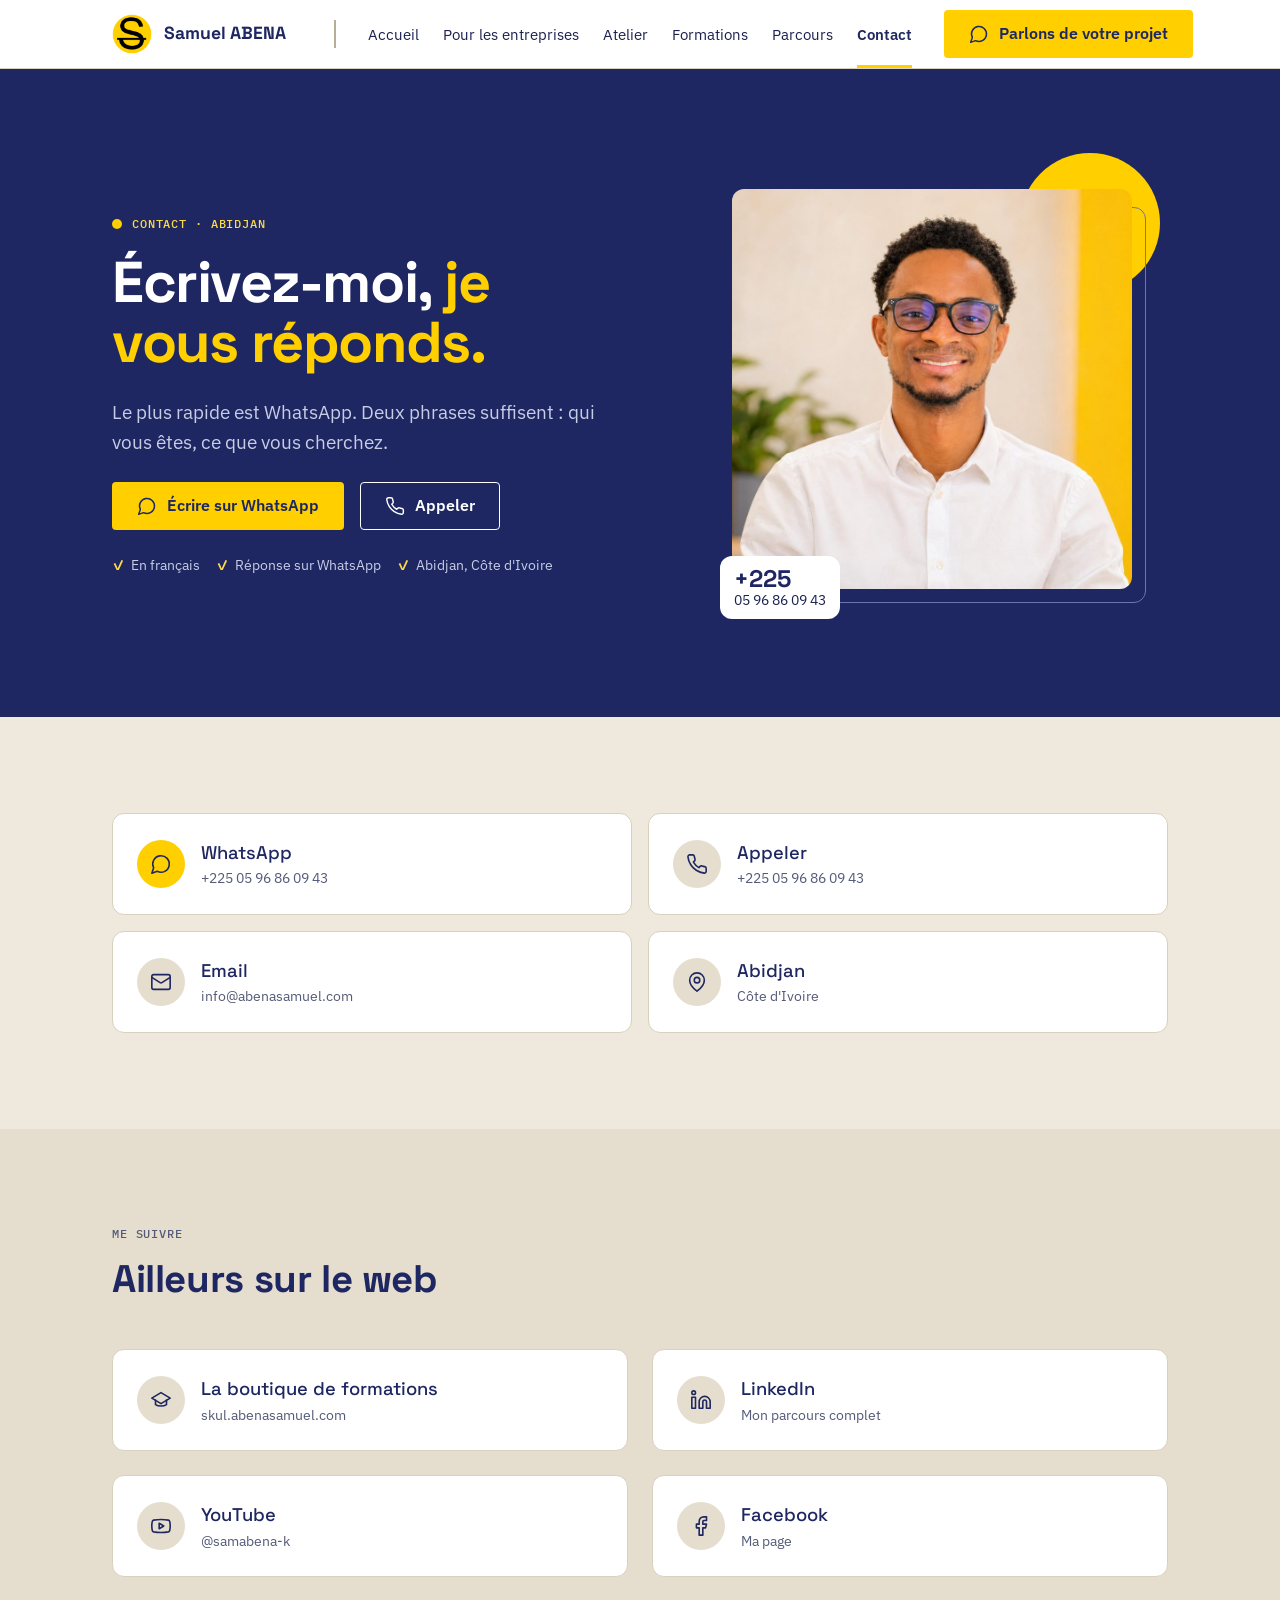
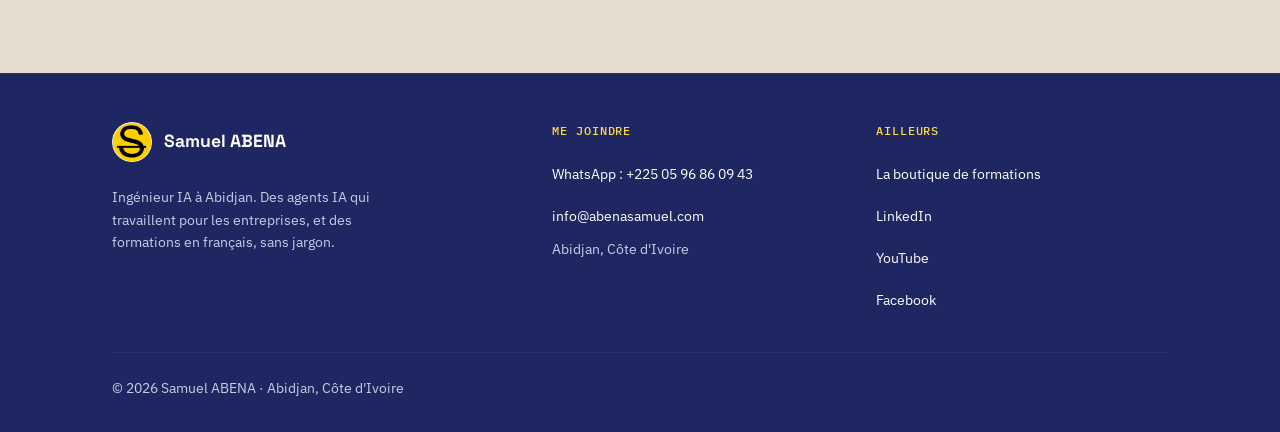
<file: contact.html>
<!doctype html>
<html lang="fr">
<head>
<meta charset="utf-8">
<meta name="viewport" content="width=device-width, initial-scale=1">
<title>Contact · Samuel ABENA</title>
<meta name="description" content="Contacter Samuel ABENA, ingénieur IA à Abidjan : WhatsApp +225 05 96 86 09 43, email info@abenasamuel.com.">
<meta property="og:type" content="website">
<meta property="og:title" content="Contact · Samuel ABENA">
<meta property="og:description" content="Contacter Samuel ABENA, ingénieur IA à Abidjan : WhatsApp +225 05 96 86 09 43, email info@abenasamuel.com.">
<meta property="og:image" content="images/samuel-naist-portrait.jpg">
<meta property="og:locale" content="fr_FR">
<meta name="theme-color" content="#1E2761">
<link rel="icon" type="image/png" href="images/favicon.png">
<link rel="preconnect" href="https://fonts.googleapis.com">
<link rel="preconnect" href="https://fonts.gstatic.com" crossorigin>
<link rel="stylesheet" href="tokens.css">
<link rel="stylesheet" href="style.css">
<link rel="stylesheet" href="vivant.css">
<script>document.documentElement.classList.add("js")</script>
<script src="menu.js" defer></script>
</head>
<body>
<a class="lien-evitement" href="#contenu">Aller au contenu</a>
<header class="entete">
  <div class="conteneur">
    <a class="marque" href="index.html"><img src="images/logo.png" alt="" width="40" height="40"><span>Samuel ABENA</span></a>
    <button class="bouton-menu" type="button" aria-expanded="false" aria-controls="menu" aria-label="Ouvrir le menu"><svg viewBox="0 0 24 24" fill="none" stroke="currentColor" stroke-width="1.75" stroke-linecap="round" stroke-linejoin="round" aria-hidden="true"><path d="M4 6h16M4 12h16M4 18h16"/></svg></button>
    <nav class="menu" id="menu" aria-label="Menu principal">
      <a href="index.html">Accueil</a><a href="entreprises.html">Pour les entreprises</a><a href="atelier.html">Atelier</a><a href="formations.html">Formations</a><a href="parcours.html">Parcours</a><a href="contact.html" aria-current="page">Contact</a>
      <a class="btn btn-action" href="https://wa.me/2250596860943?text=Bonjour%20Samuel%2C%20je%20viens%20de%20votre%20site.%20J%27aimerais%20vous%20parler%20d%27un%20projet%20IA%20pour%20mon%20entreprise."><svg viewBox="0 0 24 24" fill="none" stroke="currentColor" stroke-width="1.75" stroke-linecap="round" stroke-linejoin="round" aria-hidden="true"><path d="M7.9 20A9 9 0 1 0 4 16.1L2 22Z"/></svg>Parlons de votre projet</a>
    </nav>
  </div>
</header>
<main id="contenu">

<section class="bandeau sur-bandeau haut-vivant">
  <div class="conteneur">
    <div>
      <p class="pastille entree">Contact · Abidjan</p>
      <h1 class="entree entree-2">Écrivez-moi, <em>je vous réponds.</em></h1>
      <p class="chapo entree entree-2">Le plus rapide est WhatsApp. Deux phrases suffisent : qui vous êtes, ce que vous cherchez.</p>
      <div class="boutons entree entree-3">
        <a class="btn btn-action" href="https://wa.me/2250596860943?text=Bonjour%20Samuel%2C%20je%20viens%20de%20votre%20site.%20J%27aimerais%20vous%20parler%20d%27un%20projet%20IA%20pour%20mon%20entreprise."><svg viewBox="0 0 24 24" fill="none" stroke="currentColor" stroke-width="1.75" stroke-linecap="round" stroke-linejoin="round" aria-hidden="true"><path d="M7.9 20A9 9 0 1 0 4 16.1L2 22Z"/></svg>Écrire sur WhatsApp</a>
        <a class="btn btn-second" href="tel:+2250596860943"><svg viewBox="0 0 24 24" fill="none" stroke="currentColor" stroke-width="1.75" stroke-linecap="round" stroke-linejoin="round" aria-hidden="true"><path d="M22 16.92v3a2 2 0 0 1-2.18 2 19.79 19.79 0 0 1-8.63-3.07 19.5 19.5 0 0 1-6-6 19.79 19.79 0 0 1-3.07-8.67A2 2 0 0 1 4.11 2h3a2 2 0 0 1 2 1.72c.13.96.36 1.9.7 2.81a2 2 0 0 1-.45 2.11L8.09 9.91a16 16 0 0 0 6 6l1.27-1.27a2 2 0 0 1 2.11-.45c.91.34 1.85.57 2.81.7A2 2 0 0 1 22 16.92z"/></svg>Appeler</a>
      </div>
      <p class="confiance entree entree-3"><span>En français</span><span>Réponse sur WhatsApp</span><span>Abidjan, Côte d'Ivoire</span></p>
    </div>
    <figure class="portrait-live portrait-contact entree entree-2">
      <img src="images/samuel-portrait.jpg" alt="Portrait de Samuel ABENA, souriant, en chemise blanche (illustration)" width="900" height="900">
      <p class="puce-chiffre puce-1"><strong>+225</strong>05 96 86 09 43</p>
    </figure>
  </div>
</section>

<section class="section">
  <div class="conteneur">
    <div class="moyens revele">
      <a class="moyen moyen-vedette" href="https://wa.me/2250596860943?text=Bonjour%20Samuel%2C%20je%20viens%20de%20votre%20site.%20J%27aimerais%20vous%20parler%20d%27un%20projet%20IA%20pour%20mon%20entreprise."><span class="icone"><svg viewBox="0 0 24 24" fill="none" stroke="currentColor" stroke-width="1.75" stroke-linecap="round" stroke-linejoin="round" aria-hidden="true"><path d="M7.9 20A9 9 0 1 0 4 16.1L2 22Z"/></svg></span><span><strong>WhatsApp</strong><span>+225 05 96 86 09 43</span></span></a>
      <a class="moyen" href="tel:+2250596860943"><span class="icone"><svg viewBox="0 0 24 24" fill="none" stroke="currentColor" stroke-width="1.75" stroke-linecap="round" stroke-linejoin="round" aria-hidden="true"><path d="M22 16.92v3a2 2 0 0 1-2.18 2 19.79 19.79 0 0 1-8.63-3.07 19.5 19.5 0 0 1-6-6 19.79 19.79 0 0 1-3.07-8.67A2 2 0 0 1 4.11 2h3a2 2 0 0 1 2 1.72c.13.96.36 1.9.7 2.81a2 2 0 0 1-.45 2.11L8.09 9.91a16 16 0 0 0 6 6l1.27-1.27a2 2 0 0 1 2.11-.45c.91.34 1.85.57 2.81.7A2 2 0 0 1 22 16.92z"/></svg></span><span><strong>Appeler</strong><span>+225 05 96 86 09 43</span></span></a>
      <a class="moyen" href="mailto:info@abenasamuel.com?subject=Prise%20de%20contact%20depuis%20votre%20site"><span class="icone"><svg viewBox="0 0 24 24" fill="none" stroke="currentColor" stroke-width="1.75" stroke-linecap="round" stroke-linejoin="round" aria-hidden="true"><rect x="2" y="4" width="20" height="16" rx="2"/><path d="m22 7-8.97 5.7a1.94 1.94 0 0 1-2.06 0L2 7"/></svg></span><span><strong>Email</strong><span>info@abenasamuel.com</span></span></a>
      <a class="moyen" href="https://www.openstreetmap.org/search?query=Abidjan%2C%20C%C3%B4te%20d%27Ivoire"><span class="icone"><svg viewBox="0 0 24 24" fill="none" stroke="currentColor" stroke-width="1.75" stroke-linecap="round" stroke-linejoin="round" aria-hidden="true"><path d="M20 10c0 6-8 12-8 12s-8-6-8-12a8 8 0 0 1 16 0Z"/><circle cx="12" cy="10" r="3"/></svg></span><span><strong>Abidjan</strong><span>Côte d'Ivoire</span></span></a>
    </div>
  </div>
</section>

<section class="section section-alterne">
  <div class="conteneur">
    <div class="tete-section revele">
      <p class="et">Me suivre</p>
      <h2>Ailleurs sur le web</h2>
    </div>
    <div class="grille grille-2 revele">
      <a class="moyen" href="https://skul.abenasamuel.com"><span class="icone"><svg viewBox="0 0 24 24" fill="none" stroke="currentColor" stroke-width="1.75" stroke-linecap="round" stroke-linejoin="round" aria-hidden="true"><path d="M22 10 12 4 2 10l10 6 10-6Z"/><path d="M6 12v5c3 2 9 2 12 0v-5"/></svg></span><span><strong>La boutique de formations</strong><span>skul.abenasamuel.com</span></span></a>
      <a class="moyen" href="https://www.linkedin.com/in/samuel-kpalemon/"><span class="icone"><svg viewBox="0 0 24 24" fill="none" stroke="currentColor" stroke-width="1.75" stroke-linecap="round" stroke-linejoin="round" aria-hidden="true"><path d="M16 8a6 6 0 0 1 6 6v7h-4v-7a2 2 0 0 0-4 0v7h-4v-7a6 6 0 0 1 6-6z"/><rect x="2" y="9" width="4" height="12"/><circle cx="4" cy="4" r="2"/></svg></span><span><strong>LinkedIn</strong><span>Mon parcours complet</span></span></a>
      <a class="moyen" href="https://www.youtube.com/@samabena-k"><span class="icone"><svg viewBox="0 0 24 24" fill="none" stroke="currentColor" stroke-width="1.75" stroke-linecap="round" stroke-linejoin="round" aria-hidden="true"><path d="M2.5 17a24.12 24.12 0 0 1 0-10 2 2 0 0 1 1.4-1.4 49.56 49.56 0 0 1 16.2 0A2 2 0 0 1 21.5 7a24.12 24.12 0 0 1 0 10 2 2 0 0 1-1.4 1.4 49.55 49.55 0 0 1-16.2 0A2 2 0 0 1 2.5 17"/><path d="m10 15 5-3-5-3z"/></svg></span><span><strong>YouTube</strong><span>@samabena-k</span></span></a>
      <a class="moyen" href="https://www.facebook.com/profile.php?id=61550264422910"><span class="icone"><svg viewBox="0 0 24 24" fill="none" stroke="currentColor" stroke-width="1.75" stroke-linecap="round" stroke-linejoin="round" aria-hidden="true"><path d="M18 2h-3a5 5 0 0 0-5 5v3H7v4h3v8h4v-8h3l1-4h-4V7a1 1 0 0 1 1-1h3z"/></svg></span><span><strong>Facebook</strong><span>Ma page</span></span></a>
    </div>
  </div>
</section>

<script src="vivant.js"></script>
</main>
<footer class="pied bandeau sur-bandeau">
  <div class="conteneur">
    <div>
      <a class="marque" href="index.html"><img src="images/logo.png" alt="" width="40" height="40"><span>Samuel ABENA</span></a>
      <p style="margin-top:16px;max-width:36ch">Ingénieur IA à Abidjan. Des agents IA qui travaillent pour les entreprises, et des formations en français, sans jargon.</p>
    </div>
    <div>
      <h2>Me joindre</h2>
      <ul>
        <li><a href="https://wa.me/2250596860943?text=Bonjour%20Samuel%2C%20je%20viens%20de%20votre%20site.">WhatsApp&nbsp;: +225 05 96 86 09 43</a></li>
        <li><a href="mailto:info@abenasamuel.com">info@abenasamuel.com</a></li>
        <li>Abidjan, Côte d'Ivoire</li>
      </ul>
    </div>
    <div>
      <h2>Ailleurs</h2>
      <ul>
        <li><a href="https://skul.abenasamuel.com">La boutique de formations</a></li>
        <li><a href="https://www.linkedin.com/in/samuel-kpalemon/">LinkedIn</a></li>
        <li><a href="https://www.youtube.com/@samabena-k">YouTube</a></li>
        <li><a href="https://www.facebook.com/profile.php?id=61550264422910">Facebook</a></li>
      </ul>
    </div>
    <p class="bas">© <span id="annee">2026</span> Samuel ABENA · Abidjan, Côte d'Ivoire</p>
  </div>
</footer>
</body>
</html>
</file>
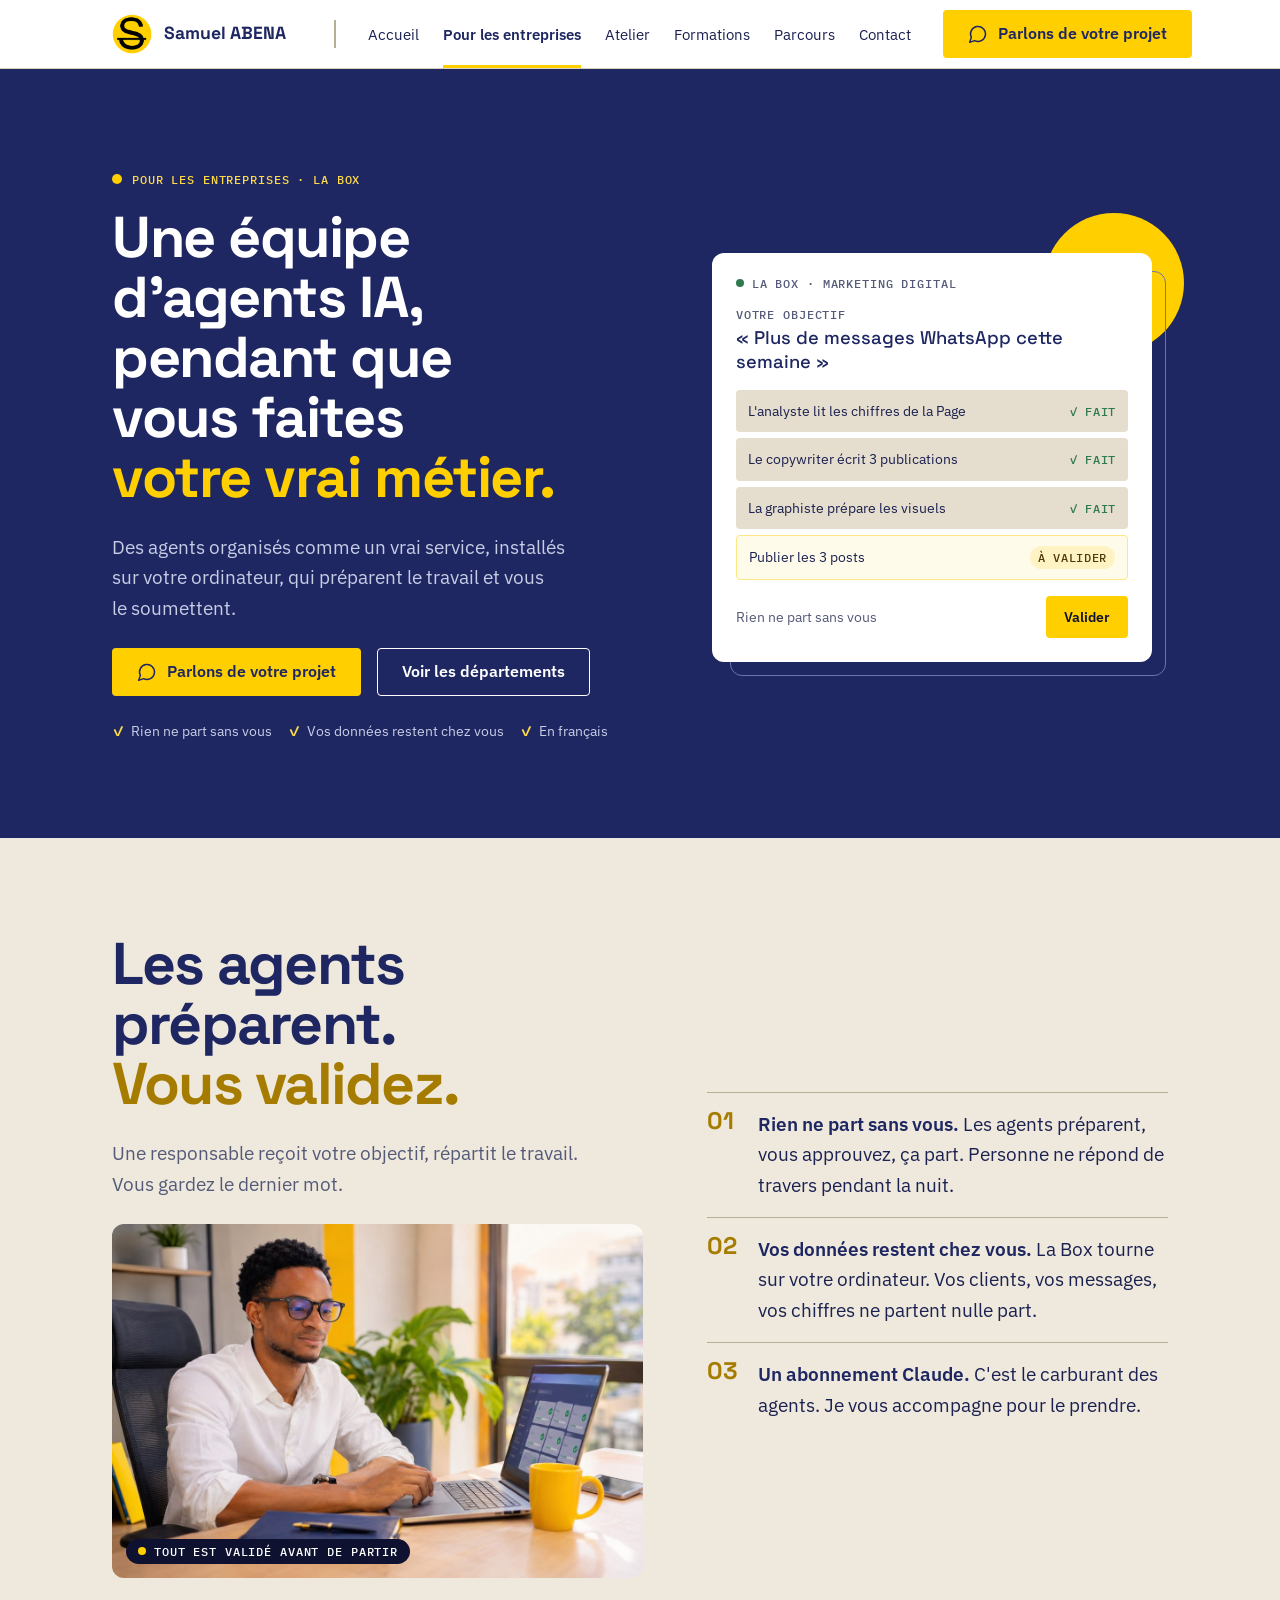
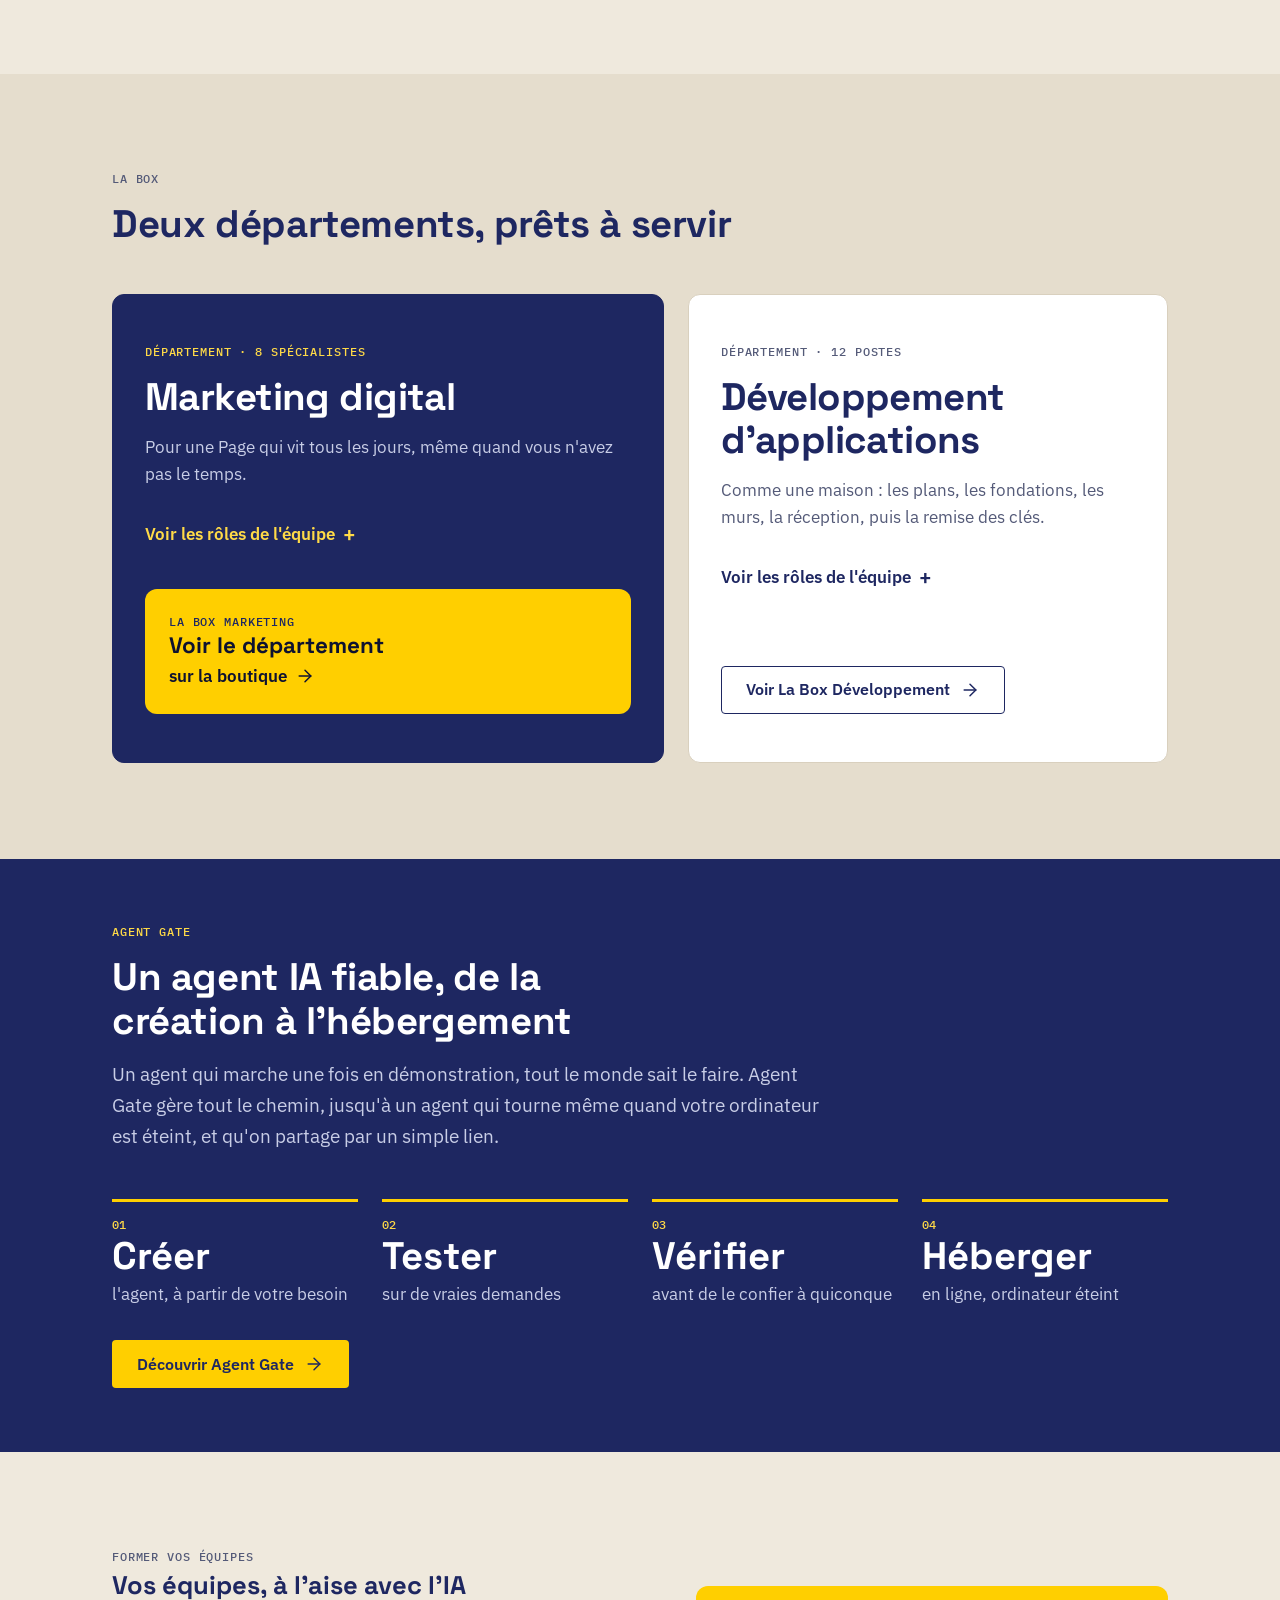
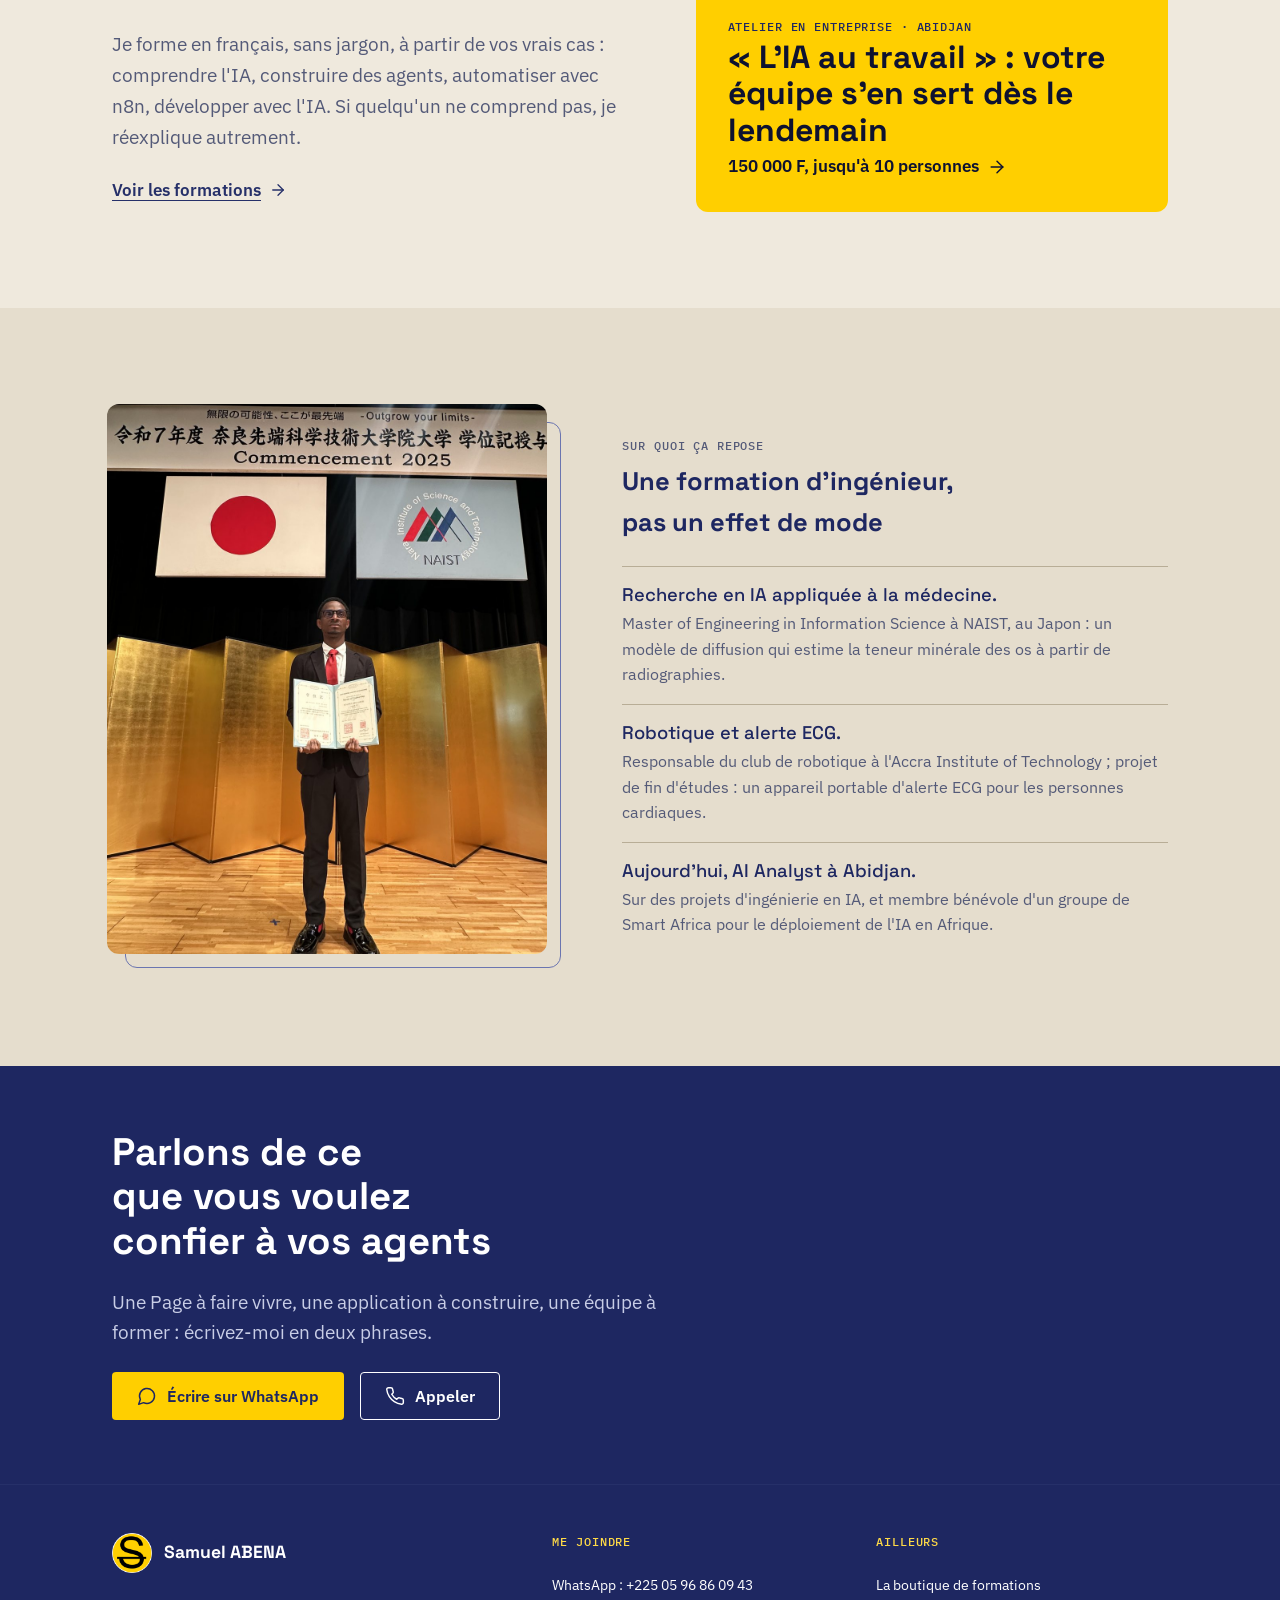
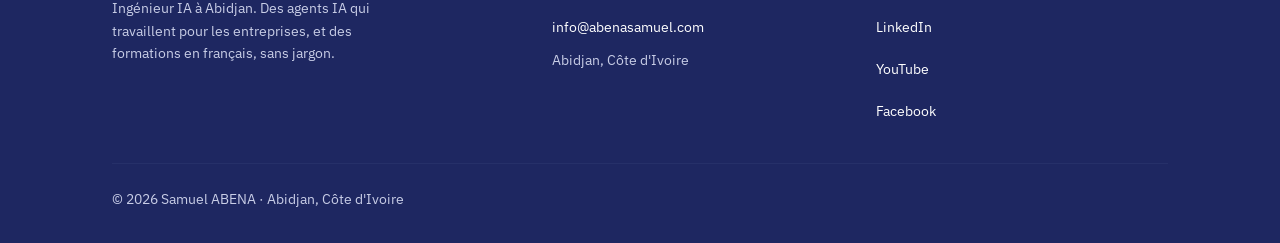
<file: entreprises.html>
<!doctype html>
<html lang="fr">
<head>
<meta charset="utf-8">
<meta name="viewport" content="width=device-width, initial-scale=1">
<title>Pour les entreprises · Samuel ABENA</title>
<meta name="description" content="La Box : des équipes d'agents IA en départements (marketing digital, développement d'applications), et Agent Gate pour créer, tester et héberger vos agents.">
<meta property="og:type" content="website">
<meta property="og:title" content="Pour les entreprises · Samuel ABENA">
<meta property="og:description" content="La Box : des équipes d'agents IA en départements (marketing digital, développement d'applications), et Agent Gate pour créer, tester et héberger vos agents.">
<meta property="og:image" content="images/samuel-naist-portrait.jpg">
<meta property="og:locale" content="fr_FR">
<meta name="theme-color" content="#1E2761">
<link rel="icon" type="image/png" href="images/favicon.png">
<link rel="preconnect" href="https://fonts.googleapis.com">
<link rel="preconnect" href="https://fonts.gstatic.com" crossorigin>
<link rel="stylesheet" href="tokens.css">
<link rel="stylesheet" href="style.css">
<link rel="stylesheet" href="vivant.css">
<script>document.documentElement.classList.add("js")</script>
<script src="menu.js" defer></script>
</head>
<body>
<a class="lien-evitement" href="#contenu">Aller au contenu</a>
<header class="entete">
  <div class="conteneur">
    <a class="marque" href="index.html"><img src="images/logo.png" alt="" width="40" height="40"><span>Samuel ABENA</span></a>
    <button class="bouton-menu" type="button" aria-expanded="false" aria-controls="menu" aria-label="Ouvrir le menu"><svg viewBox="0 0 24 24" fill="none" stroke="currentColor" stroke-width="1.75" stroke-linecap="round" stroke-linejoin="round" aria-hidden="true"><path d="M4 6h16M4 12h16M4 18h16"/></svg></button>
    <nav class="menu" id="menu" aria-label="Menu principal">
      <a href="index.html">Accueil</a><a href="entreprises.html" aria-current="page">Pour les entreprises</a><a href="atelier.html">Atelier</a><a href="formations.html">Formations</a><a href="parcours.html">Parcours</a><a href="contact.html">Contact</a>
      <a class="btn btn-action" href="https://wa.me/2250596860943?text=Bonjour%20Samuel%2C%20je%20viens%20de%20votre%20site.%20J%27aimerais%20vous%20parler%20d%27un%20projet%20IA%20pour%20mon%20entreprise."><svg viewBox="0 0 24 24" fill="none" stroke="currentColor" stroke-width="1.75" stroke-linecap="round" stroke-linejoin="round" aria-hidden="true"><path d="M7.9 20A9 9 0 1 0 4 16.1L2 22Z"/></svg>Parlons de votre projet</a>
    </nav>
  </div>
</header>
<main id="contenu">

<!-- 1. Haut de page -->
<section class="bandeau sur-bandeau haut-vivant">
  <div class="conteneur">
    <div>
      <p class="pastille entree">Pour les entreprises · La Box</p>
      <h1 class="entree entree-2 h1-large">Une équipe d'agents IA, pendant que vous faites <em>votre vrai métier.</em></h1>
      <p class="chapo entree entree-2">Des agents organisés comme un vrai service, installés sur votre ordinateur, qui préparent le travail et vous le soumettent.</p>
      <div class="boutons entree entree-3">
        <a class="btn btn-action" href="https://wa.me/2250596860943?text=Bonjour%20Samuel%2C%20je%20viens%20de%20votre%20site.%20J%27aimerais%20vous%20parler%20d%27un%20projet%20IA%20pour%20mon%20entreprise."><svg viewBox="0 0 24 24" fill="none" stroke="currentColor" stroke-width="1.75" stroke-linecap="round" stroke-linejoin="round" aria-hidden="true"><path d="M7.9 20A9 9 0 1 0 4 16.1L2 22Z"/></svg>Parlons de votre projet</a>
        <a class="btn btn-second" href="#departements">Voir les départements</a>
      </div>
      <p class="confiance entree entree-3"><span>Rien ne part sans vous</span><span>Vos données restent chez vous</span><span>En français</span></p>
    </div>
    <div class="scene-cadre entree entree-2" aria-hidden="true"><div class="scene-box">
      <div class="scene-tete"><span class="scene-point"></span>La Box · Marketing digital</div>
      <p class="scene-objectif"><span class="et">Votre objectif</span>« Plus de messages WhatsApp cette semaine »</p>
      <ol class="scene-taches">
        <li><span>L'analyste lit les chiffres de la Page</span><b class="ok">Fait</b></li>
        <li><span>Le copywriter écrit 3 publications</span><b class="ok">Fait</b></li>
        <li><span>La graphiste prépare les visuels</span><b class="ok">Fait</b></li>
        <li class="attente"><span>Publier les 3 posts</span><b>À valider</b></li>
      </ol>
      <div class="scene-bas"><span>Rien ne part sans vous</span><span class="scene-bouton">Valider</span></div>
    </div></div>
  </div>
</section>

<!-- 2. Le principe -->
<section class="section">
  <div class="conteneur constat">
    <div class="revele">
      <h2 class="grand-titre">Les agents préparent.<span>Vous validez.</span></h2>
      <p class="sous-grand-titre">Une responsable reçoit votre objectif, répartit le travail. Vous gardez le dernier mot.</p>
      <figure class="photo-bureau"><img src="images/samuel-bureau.jpg" alt="Samuel ABENA à son bureau, devant un ordinateur où s'affichent des tâches validées (illustration)" width="1200" height="800" loading="lazy"><span class="badge-live badge-calme">Tout est validé avant de partir</span></figure>
    </div>
    <ul class="douleurs regles-num revele">
      <li><strong>Rien ne part sans vous.</strong> Les agents préparent, vous approuvez, ça part. Personne ne répond de travers pendant la nuit.</li>
      <li><strong>Vos données restent chez vous.</strong> La Box tourne sur votre ordinateur. Vos clients, vos messages, vos chiffres ne partent nulle part.</li>
      <li><strong>Un abonnement Claude.</strong> C'est le carburant des agents. Je vous accompagne pour le prendre.</li>
    </ul>
  </div>
</section>

<!-- 3. Les départements -->
<section class="section section-alterne" id="departements">
  <div class="conteneur">
    <div class="tete-section revele">
      <p class="et">La Box</p>
      <h2>Deux départements, prêts à servir</h2>
    </div>
    <div class="deux-chemins">
      <article class="chemin chemin-fonce revele" id="marketing">
        <p class="et">Département · 8 spécialistes</p>
        <h3>Marketing digital</h3>
        <p>Pour une Page qui vit tous les jours, même quand vous n'avez pas le temps.</p>
        <details class="equipe-repli"><summary>Voir les rôles de l'équipe</summary><ul class="equipe"><li>Responsable marketing : écrit le plan</li><li>Analyste : les vrais chiffres, jamais inventés</li><li>Copywriter : écrit dans votre voix</li><li>Graphiste : les visuels</li><li>Community manager : commentaires et messages</li><li>Veilleuse : regarde votre secteur</li><li>Modérateur : jamais sans votre accord</li><li>Ads manager : la pub chiffrée avant de dépenser</li></ul></details>
        <a class="chemin-vedette" href="https://skul.abenasamuel.com/labox-cm"><span class="et">La Box Marketing</span><strong>Voir le département</strong><span>sur la boutique <svg viewBox="0 0 24 24" fill="none" stroke="currentColor" stroke-width="1.75" stroke-linecap="round" stroke-linejoin="round" aria-hidden="true"><path d="M5 12h14"/><path d="m12 5 7 7-7 7"/></svg></span></a>
      </article>
      <article class="chemin revele" id="developpement">
        <p class="et">Département · 12 postes</p>
        <h3>Développement d'applications</h3>
        <p>Comme une maison&nbsp;: les plans, les fondations, les murs, la réception, puis la remise des clés.</p>
        <details class="equipe-repli"><summary>Voir les rôles de l'équipe</summary><ul class="equipe"><li>Chef d'atelier : chaque étape en français simple</li><li>Business analyst, designer, ingénieure exigences</li><li>Product owner, architecte, tech lead</li><li>Développeuse : code livré avec ses tests</li><li>Contrôle qualité et revue de code</li><li>Mise en ligne, bloquée si la sécurité dit non</li><li>Gestion du changement : le coût d'une idée, avant de décider</li></ul></details>
        <a class="btn btn-second" href="https://skul.abenasamuel.com/labox-dev">Voir La Box Développement <svg viewBox="0 0 24 24" fill="none" stroke="currentColor" stroke-width="1.75" stroke-linecap="round" stroke-linejoin="round" aria-hidden="true"><path d="M5 12h14"/><path d="m12 5 7 7-7 7"/></svg></a>
      </article>
    </div>
  </div>
</section>

<!-- 4. Agent Gate -->
<section class="bandeau sur-bandeau section-gate" id="agent-gate">
  <div class="conteneur">
    <div class="tete-section revele">
      <p class="et">Agent Gate</p>
      <h2>Un agent IA fiable, de la création à l'hébergement</h2>
      <p>Un agent qui marche une fois en démonstration, tout le monde sait le faire. Agent Gate gère tout le chemin, jusqu'à un agent qui tourne même quand votre ordinateur est éteint, et qu'on partage par un simple lien.</p>
    </div>
    <ol class="gate-etapes">
      <li class="revele"><span>01</span><strong>Créer</strong>l'agent, à partir de votre besoin</li>
      <li class="revele"><span>02</span><strong>Tester</strong>sur de vraies demandes</li>
      <li class="revele"><span>03</span><strong>Vérifier</strong>avant de le confier à quiconque</li>
      <li class="revele"><span>04</span><strong>Héberger</strong>en ligne, ordinateur éteint</li>
    </ol>
    <p class="revele"><a class="btn btn-action" href="https://skul.abenasamuel.com/agent-gate-octobre">Découvrir Agent Gate <svg viewBox="0 0 24 24" fill="none" stroke="currentColor" stroke-width="1.75" stroke-linecap="round" stroke-linejoin="round" aria-hidden="true"><path d="M5 12h14"/><path d="m12 5 7 7-7 7"/></svg></a></p>
  </div>
</section>

<!-- 5. Former vos équipes -->
<section class="section">
  <div class="conteneur former">
    <div class="revele">
      <p class="et">Former vos équipes</p>
      <h2>Vos équipes, à l'aise avec l'IA</h2>
      <p class="sous-grand-titre">Je forme en français, sans jargon, à partir de vos vrais cas&nbsp;: comprendre l'IA, construire des agents, automatiser avec n8n, développer avec l'IA. Si quelqu'un ne comprend pas, je réexplique autrement.</p>
      <a class="lien-fleche" href="formations.html">Voir les formations <svg viewBox="0 0 24 24" fill="none" stroke="currentColor" stroke-width="1.75" stroke-linecap="round" stroke-linejoin="round" aria-hidden="true"><path d="M5 12h14"/><path d="m12 5 7 7-7 7"/></svg></a>
    </div>
    <a class="chemin-vedette revele" href="atelier.html"><span class="et">Atelier en entreprise · Abidjan</span><strong>« L'IA au travail » : votre équipe s'en sert dès le lendemain</strong><span>150 000 F, jusqu'à 10 personnes <svg viewBox="0 0 24 24" fill="none" stroke="currentColor" stroke-width="1.75" stroke-linecap="round" stroke-linejoin="round" aria-hidden="true"><path d="M5 12h14"/><path d="m12 5 7 7-7 7"/></svg></span></a>
  </div>
</section>

<!-- 6. Sur quoi ça repose -->
<section class="section section-alterne">
  <div class="conteneur repose">
    <figure class="portrait-live portrait-ceremonie revele">
      <img src="images/samuel-naist-ceremonie.jpg" alt="Samuel ABENA à la cérémonie de remise des diplômes de NAIST, au Japon" width="1100" height="1393" loading="lazy">
    </figure>
    <div class="revele">
      <p class="et">Sur quoi ça repose</p>
      <h2>Une formation d'ingénieur, pas un effet de mode</h2>
      <ul class="douleurs repose-liste">
        <li><strong>Recherche en IA appliquée à la médecine.</strong> Master of Engineering in Information Science à NAIST, au Japon&nbsp;: un modèle de diffusion qui estime la teneur minérale des os à partir de radiographies.</li>
        <li><strong>Robotique et alerte ECG.</strong> Responsable du club de robotique à l'Accra Institute of Technology&nbsp;; projet de fin d'études&nbsp;: un appareil portable d'alerte ECG pour les personnes cardiaques.</li>
        <li><strong>Aujourd'hui, AI Analyst à Abidjan.</strong> Sur des projets d'ingénierie en IA, et membre bénévole d'un groupe de Smart Africa pour le déploiement de l'IA en Afrique.</li>
      </ul>
    </div>
  </div>
</section>

<!-- 7. Dernier appel -->
<section class="appel bandeau sur-bandeau">
  <div class="conteneur">
    <h2>Parlons de ce que vous voulez confier à vos agents</h2>
    <p>Une Page à faire vivre, une application à construire, une équipe à former&nbsp;: écrivez-moi en deux phrases.</p>
    <div class="boutons">
      <a class="btn btn-action" href="https://wa.me/2250596860943?text=Bonjour%20Samuel%2C%20je%20viens%20de%20votre%20site.%20J%27aimerais%20vous%20parler%20d%27un%20projet%20IA%20pour%20mon%20entreprise."><svg viewBox="0 0 24 24" fill="none" stroke="currentColor" stroke-width="1.75" stroke-linecap="round" stroke-linejoin="round" aria-hidden="true"><path d="M7.9 20A9 9 0 1 0 4 16.1L2 22Z"/></svg>Écrire sur WhatsApp</a>
      <a class="btn btn-second" href="tel:+2250596860943"><svg viewBox="0 0 24 24" fill="none" stroke="currentColor" stroke-width="1.75" stroke-linecap="round" stroke-linejoin="round" aria-hidden="true"><path d="M22 16.92v3a2 2 0 0 1-2.18 2 19.79 19.79 0 0 1-8.63-3.07 19.5 19.5 0 0 1-6-6 19.79 19.79 0 0 1-3.07-8.67A2 2 0 0 1 4.11 2h3a2 2 0 0 1 2 1.72c.13.96.36 1.9.7 2.81a2 2 0 0 1-.45 2.11L8.09 9.91a16 16 0 0 0 6 6l1.27-1.27a2 2 0 0 1 2.11-.45c.91.34 1.85.57 2.81.7A2 2 0 0 1 22 16.92z"/></svg>Appeler</a>
    </div>
  </div>
</section>

<div class="barre-mobile" aria-hidden="true">
  <p><strong>Un projet IA ?</strong>réponse sur WhatsApp</p>
  <a class="btn btn-action" href="https://wa.me/2250596860943?text=Bonjour%20Samuel%2C%20je%20viens%20de%20votre%20site.%20J%27aimerais%20vous%20parler%20d%27un%20projet%20IA%20pour%20mon%20entreprise." tabindex="-1"><svg viewBox="0 0 24 24" fill="none" stroke="currentColor" stroke-width="1.75" stroke-linecap="round" stroke-linejoin="round" aria-hidden="true"><path d="M7.9 20A9 9 0 1 0 4 16.1L2 22Z"/></svg>Écrire</a>
</div>

<script>
(function () {
  var els = document.querySelectorAll(".revele");
  if ("IntersectionObserver" in window) {
    var io = new IntersectionObserver(function (entrees) {
      entrees.forEach(function (e) { if (e.isIntersecting) { e.target.classList.add("vu"); io.unobserve(e.target); } });
    }, { rootMargin: "0px 0px -10% 0px" });
    els.forEach(function (el) { io.observe(el); });
  } else { els.forEach(function (el) { el.classList.add("vu"); }); }
  var barre = document.querySelector(".barre-mobile"), haut = document.querySelector(".haut-vivant");
  if (barre && haut && "IntersectionObserver" in window) {
    new IntersectionObserver(function (e) { barre.classList.toggle("visible", !e[0].isIntersecting); }).observe(haut);
  }
})();
</script>
</main>
<footer class="pied bandeau sur-bandeau">
  <div class="conteneur">
    <div>
      <a class="marque" href="index.html"><img src="images/logo.png" alt="" width="40" height="40"><span>Samuel ABENA</span></a>
      <p style="margin-top:16px;max-width:36ch">Ingénieur IA à Abidjan. Des agents IA qui travaillent pour les entreprises, et des formations en français, sans jargon.</p>
    </div>
    <div>
      <h2>Me joindre</h2>
      <ul>
        <li><a href="https://wa.me/2250596860943?text=Bonjour%20Samuel%2C%20je%20viens%20de%20votre%20site.">WhatsApp&nbsp;: +225 05 96 86 09 43</a></li>
        <li><a href="mailto:info@abenasamuel.com">info@abenasamuel.com</a></li>
        <li>Abidjan, Côte d'Ivoire</li>
      </ul>
    </div>
    <div>
      <h2>Ailleurs</h2>
      <ul>
        <li><a href="https://skul.abenasamuel.com">La boutique de formations</a></li>
        <li><a href="https://www.linkedin.com/in/samuel-kpalemon/">LinkedIn</a></li>
        <li><a href="https://www.youtube.com/@samabena-k">YouTube</a></li>
        <li><a href="https://www.facebook.com/profile.php?id=61550264422910">Facebook</a></li>
      </ul>
    </div>
    <p class="bas">© <span id="annee">2026</span> Samuel ABENA · Abidjan, Côte d'Ivoire</p>
  </div>
</footer>
</body>
</html>
</file>
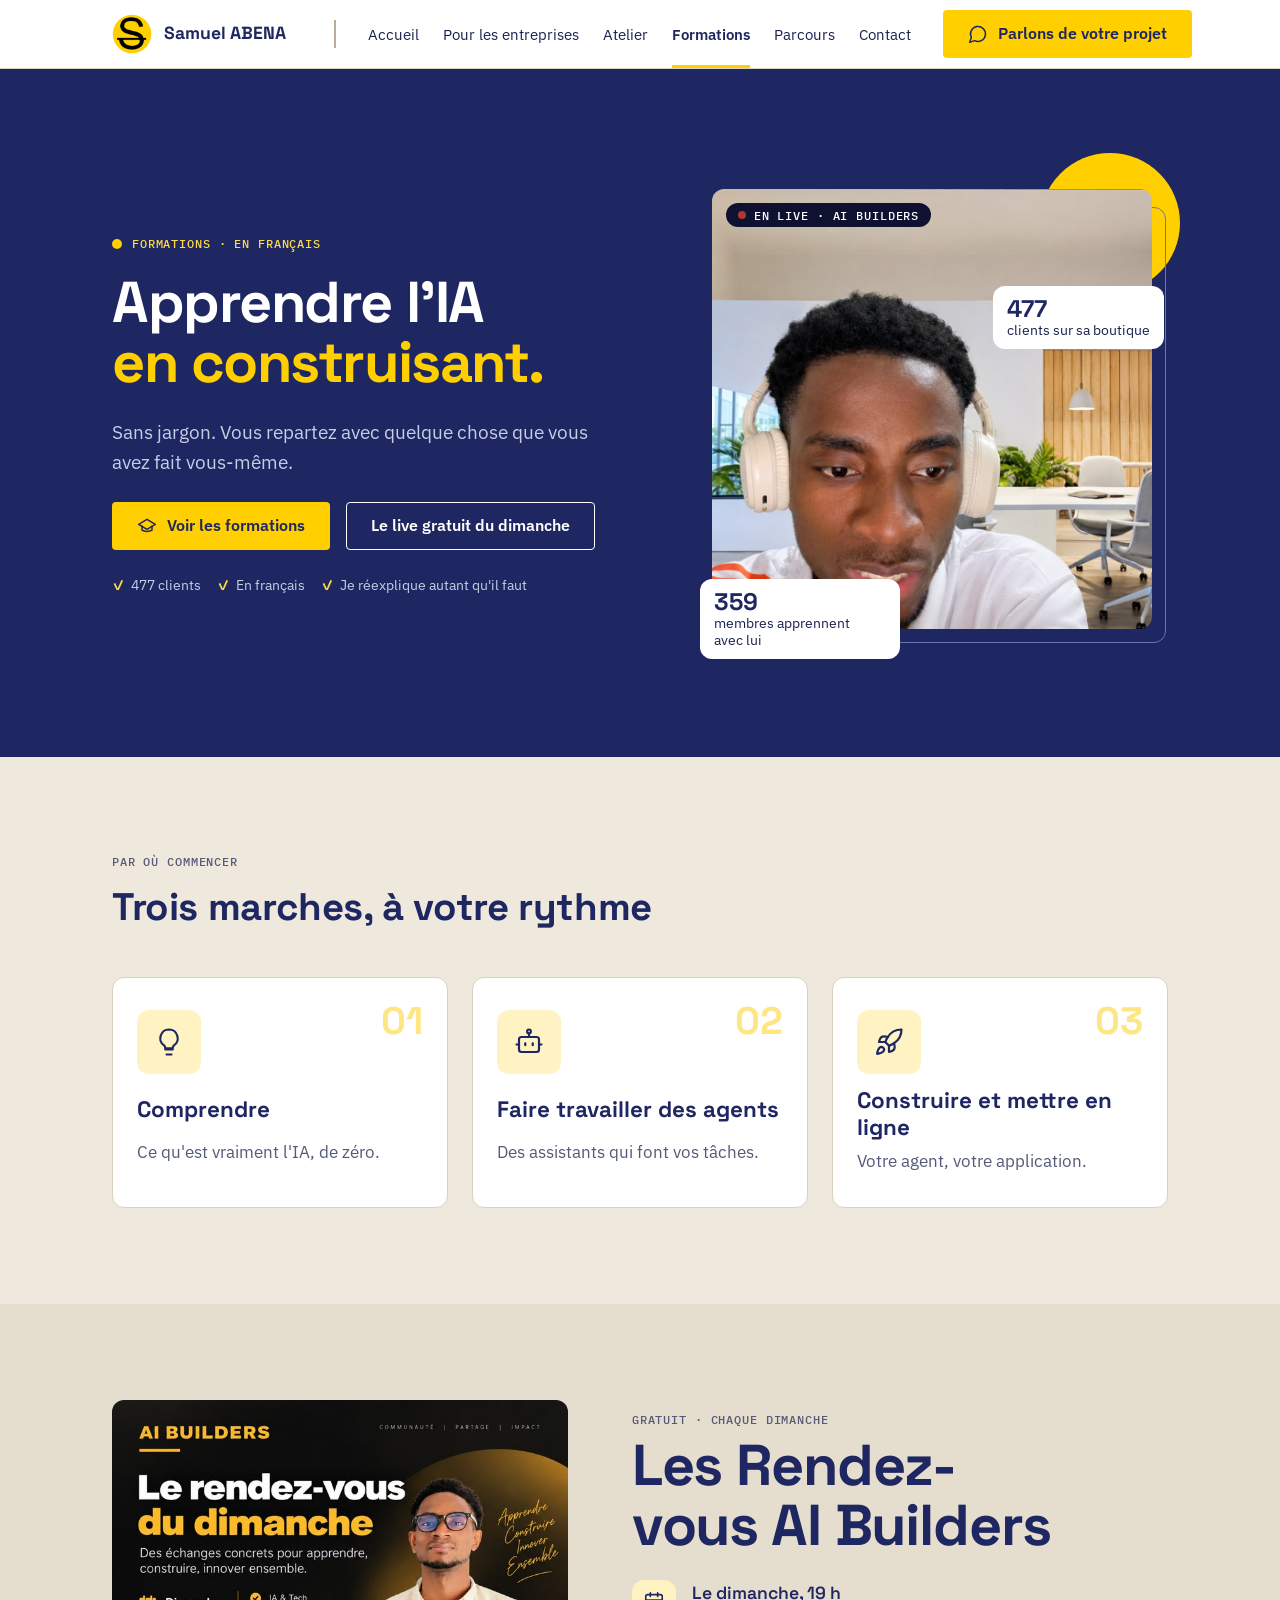
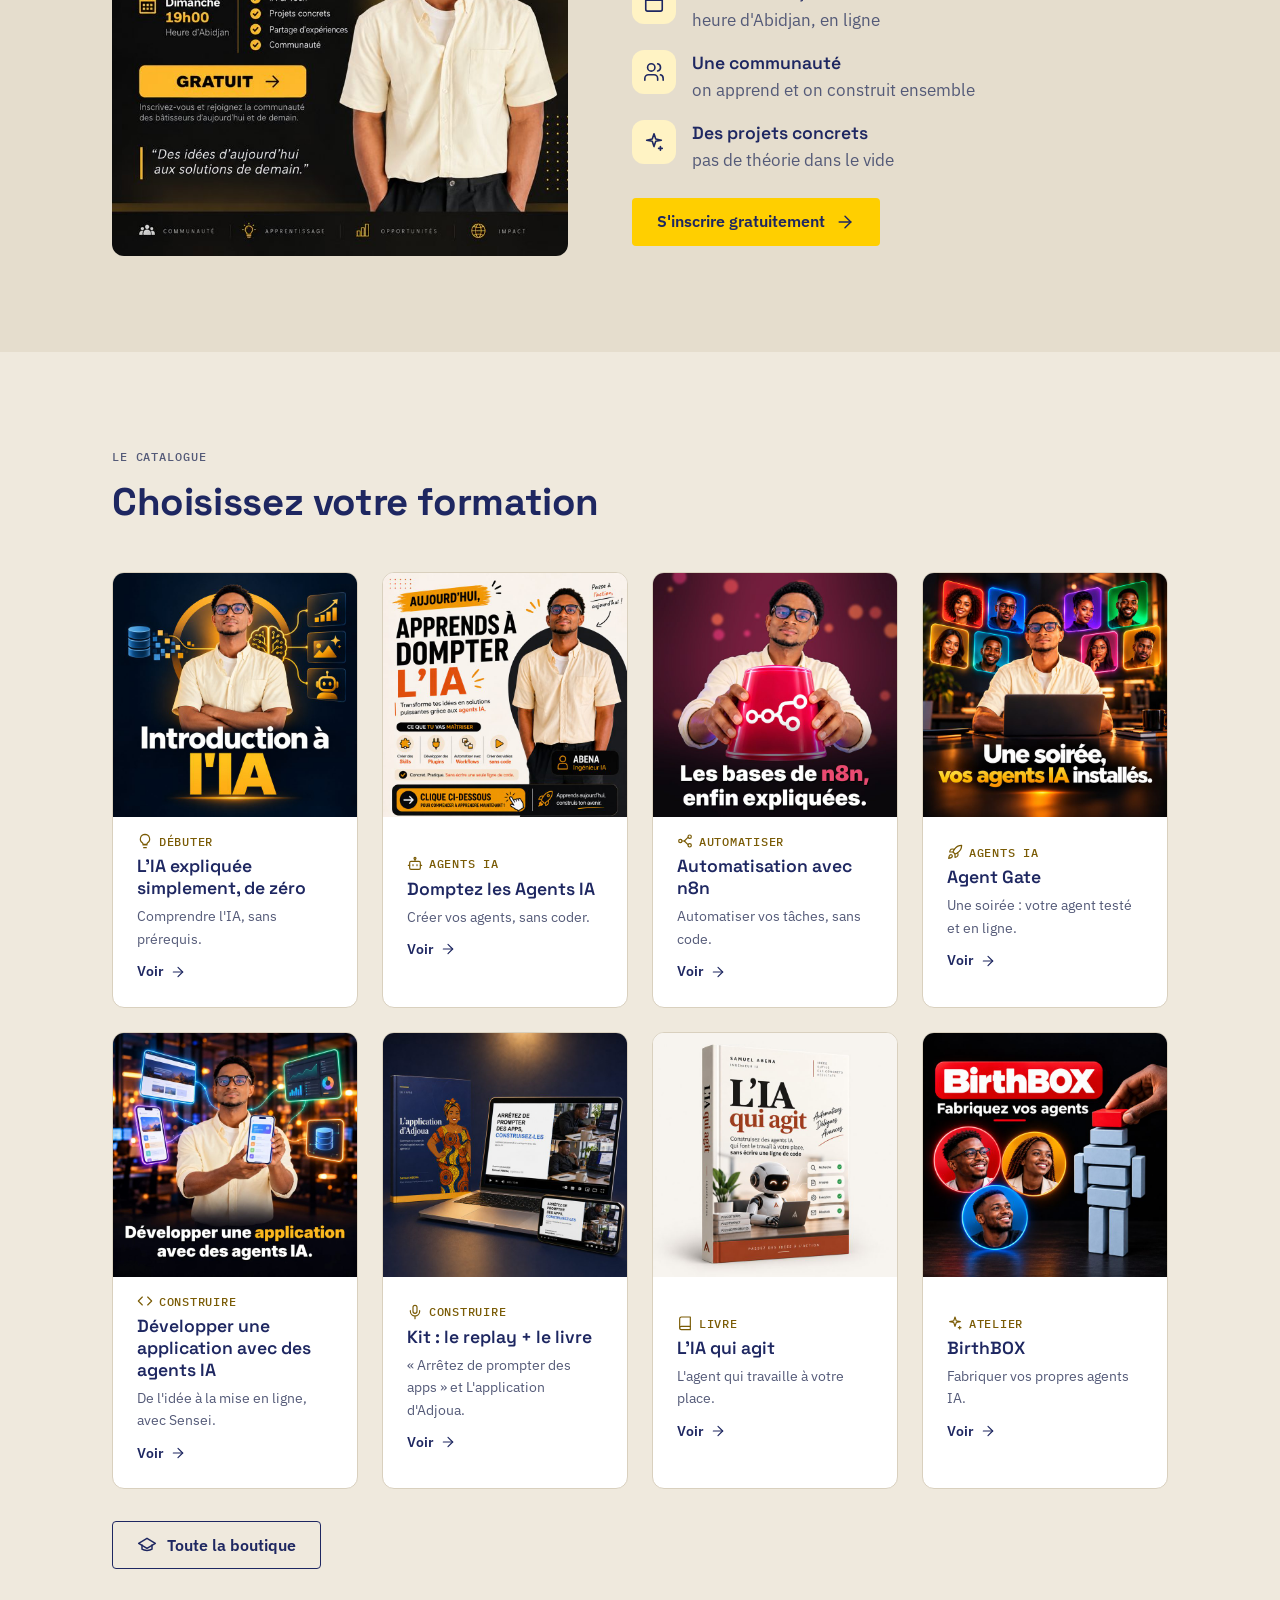
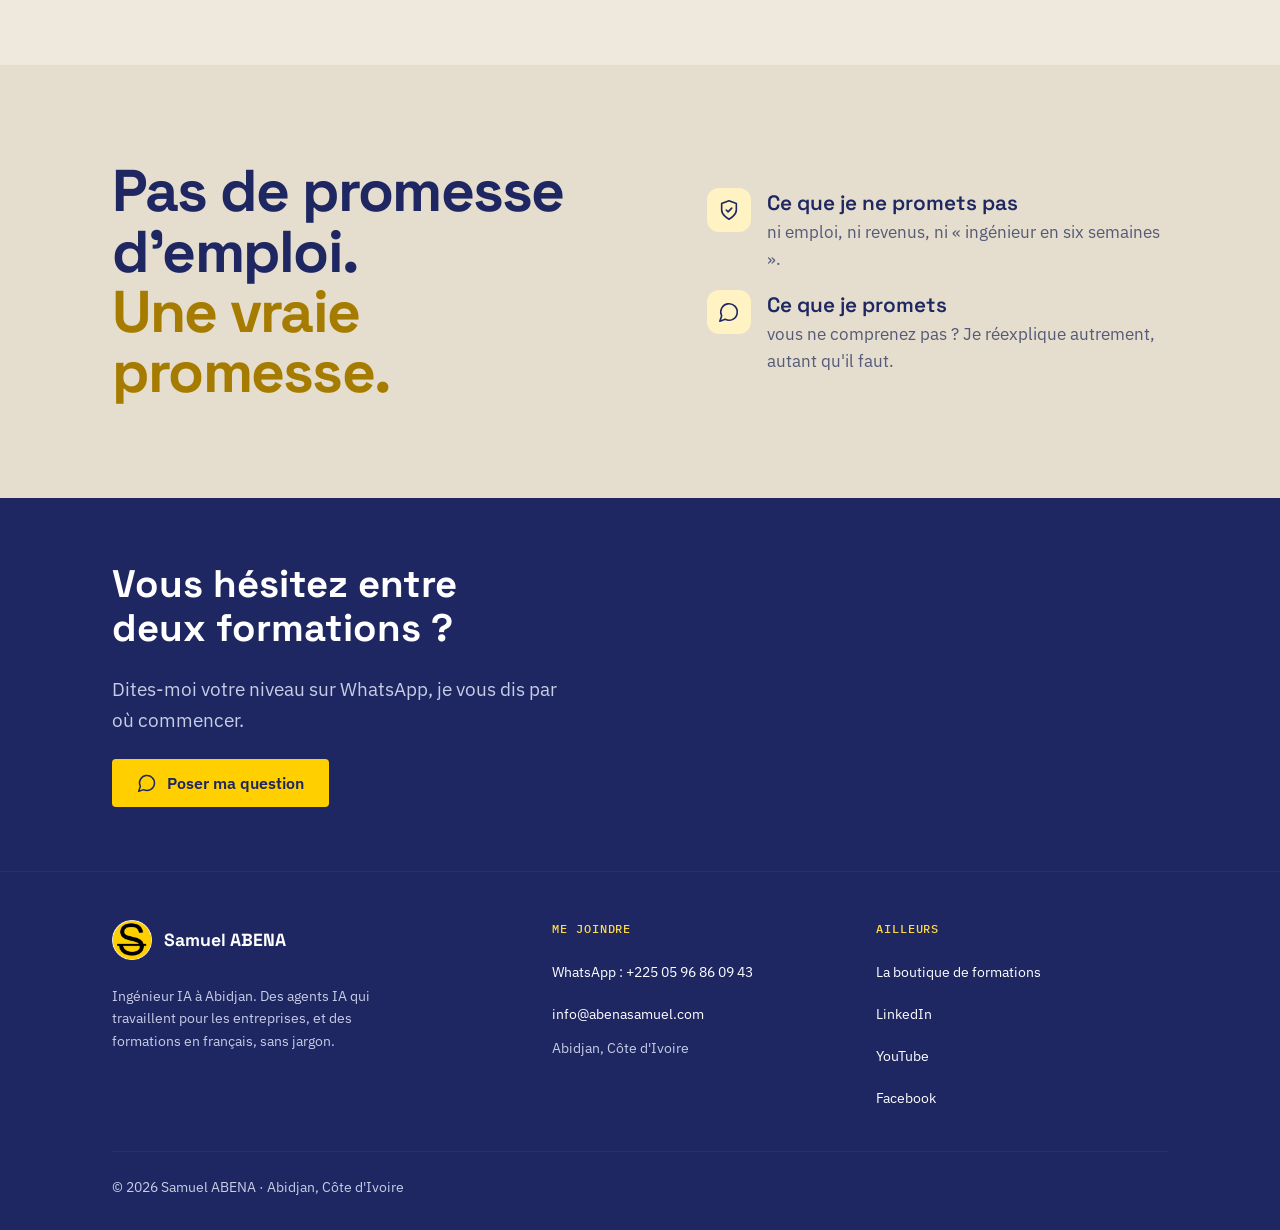
<file: formations.html>
<!doctype html>
<html lang="fr">
<head>
<meta charset="utf-8">
<meta name="viewport" content="width=device-width, initial-scale=1">
<title>Formations IA en français · Samuel ABENA</title>
<meta name="description" content="Formations en français, sans jargon : intelligence artificielle, agents IA, automatisation avec n8n, développement d'applications avec l'IA.">
<meta property="og:type" content="website">
<meta property="og:title" content="Formations IA en français · Samuel ABENA">
<meta property="og:description" content="Formations en français, sans jargon : intelligence artificielle, agents IA, automatisation avec n8n, développement d'applications avec l'IA.">
<meta property="og:image" content="images/samuel-naist-portrait.jpg">
<meta property="og:locale" content="fr_FR">
<meta name="theme-color" content="#1E2761">
<link rel="icon" type="image/png" href="images/favicon.png">
<link rel="preconnect" href="https://fonts.googleapis.com">
<link rel="preconnect" href="https://fonts.gstatic.com" crossorigin>
<link rel="stylesheet" href="tokens.css">
<link rel="stylesheet" href="style.css">
<link rel="stylesheet" href="vivant.css">
<script>document.documentElement.classList.add("js")</script>
<script src="menu.js" defer></script>
</head>
<body>
<a class="lien-evitement" href="#contenu">Aller au contenu</a>
<header class="entete">
  <div class="conteneur">
    <a class="marque" href="index.html"><img src="images/logo.png" alt="" width="40" height="40"><span>Samuel ABENA</span></a>
    <button class="bouton-menu" type="button" aria-expanded="false" aria-controls="menu" aria-label="Ouvrir le menu"><svg viewBox="0 0 24 24" fill="none" stroke="currentColor" stroke-width="1.75" stroke-linecap="round" stroke-linejoin="round" aria-hidden="true"><path d="M4 6h16M4 12h16M4 18h16"/></svg></button>
    <nav class="menu" id="menu" aria-label="Menu principal">
      <a href="index.html">Accueil</a><a href="entreprises.html">Pour les entreprises</a><a href="atelier.html">Atelier</a><a href="formations.html" aria-current="page">Formations</a><a href="parcours.html">Parcours</a><a href="contact.html">Contact</a>
      <a class="btn btn-action" href="https://wa.me/2250596860943?text=Bonjour%20Samuel%2C%20je%20viens%20de%20votre%20site.%20J%27aimerais%20vous%20parler%20d%27un%20projet%20IA%20pour%20mon%20entreprise."><svg viewBox="0 0 24 24" fill="none" stroke="currentColor" stroke-width="1.75" stroke-linecap="round" stroke-linejoin="round" aria-hidden="true"><path d="M7.9 20A9 9 0 1 0 4 16.1L2 22Z"/></svg>Parlons de votre projet</a>
    </nav>
  </div>
</header>
<main id="contenu">

<!-- 1. Haut de page -->
<section class="bandeau sur-bandeau haut-vivant">
  <div class="conteneur">
    <div>
      <p class="pastille entree">Formations · en français</p>
      <h1 class="entree entree-2">Apprendre l'IA <em>en construisant.</em></h1>
      <p class="chapo entree entree-2">Sans jargon. Vous repartez avec quelque chose que vous avez fait vous-même.</p>
      <div class="boutons entree entree-3">
        <a class="btn btn-action" href="#catalogue"><svg viewBox="0 0 24 24" fill="none" stroke="currentColor" stroke-width="1.75" stroke-linecap="round" stroke-linejoin="round" aria-hidden="true"><path d="M22 10 12 4 2 10l10 6 10-6Z"/><path d="M6 12v5c3 2 9 2 12 0v-5"/></svg>Voir les formations</a>
        <a class="btn btn-second" href="https://skul.abenasamuel.com/lives">Le live gratuit du dimanche</a>
      </div>
      <p class="confiance entree entree-3"><span>477 clients</span><span>En français</span><span>Je réexplique autant qu'il faut</span></p>
    </div>
    <figure class="portrait-live entree entree-2">
      <span class="badge-live">En live · AI Builders</span>
      <img src="images/samuel-live.jpg" alt="Samuel ABENA, casque sur les oreilles, pendant un live de formation de la communauté AI Builders" width="960" height="960">
      <p class="puce-chiffre puce-1"><strong>359</strong>membres apprennent avec lui</p>
      <p class="puce-chiffre puce-2"><strong>477</strong>clients sur sa boutique</p>
    </figure>
  </div>
</section>

<!-- 2. Par où commencer -->
<section class="section">
  <div class="conteneur">
    <div class="tete-section revele">
      <p class="et">Par où commencer</p>
      <h2>Trois marches, à votre rythme</h2>
    </div>
    <ol class="marches">
      <li class="revele"><span class="ico ico-grand"><svg viewBox="0 0 24 24" fill="none" stroke="currentColor" stroke-width="1.75" stroke-linecap="round" stroke-linejoin="round" aria-hidden="true"><path d="M9 18h6"/><path d="M10 22h4"/><path d="M12 2a7 7 0 0 0-4 12.7c.6.5 1 1.3 1 2.3h6c0-1 .4-1.8 1-2.3A7 7 0 0 0 12 2Z"/></svg></span><span class="marche-num">01</span><strong>Comprendre</strong><span>Ce qu'est vraiment l'IA, de zéro.</span></li>
      <li class="revele"><span class="ico ico-grand"><svg viewBox="0 0 24 24" fill="none" stroke="currentColor" stroke-width="1.75" stroke-linecap="round" stroke-linejoin="round" aria-hidden="true"><rect x="4" y="8" width="16" height="12" rx="2"/><path d="M12 8V5"/><circle cx="12" cy="3.5" r="1.5"/><path d="M9 13v1.5"/><path d="M15 13v1.5"/><path d="M2 14h2"/><path d="M20 14h2"/></svg></span><span class="marche-num">02</span><strong>Faire travailler des agents</strong><span>Des assistants qui font vos tâches.</span></li>
      <li class="revele"><span class="ico ico-grand"><svg viewBox="0 0 24 24" fill="none" stroke="currentColor" stroke-width="1.75" stroke-linecap="round" stroke-linejoin="round" aria-hidden="true"><path d="M4.5 16.5c-1.5 1.3-2 5-2 5s3.7-.5 5-2c.7-.8.7-2.1-.1-2.9a2.2 2.2 0 0 0-2.9-.1Z"/><path d="m12 15-3-3a22 22 0 0 1 2-3.9A12.9 12.9 0 0 1 22 2c0 2.7-.8 7.5-6 11a22.4 22.4 0 0 1-4 2Z"/><path d="M9 12H4s.6-3 2-4c1.6-1.1 5 0 5 0"/><path d="M12 15v5s3-.6 4-2c1.1-1.6 0-5 0-5"/></svg></span><span class="marche-num">03</span><strong>Construire et mettre en ligne</strong><span>Votre agent, votre application.</span></li>
    </ol>
  </div>
</section>

<!-- 3. Le live gratuit -->
<section class="section section-alterne">
  <div class="conteneur vedette-live revele">
    <img src="images/formations/lives.jpg" alt="Affiche du Rendez-vous AI Builders du dimanche, 19 h, heure d'Abidjan" width="720" height="720" loading="lazy">
    <div>
      <p class="et">Gratuit · chaque dimanche</p>
      <h2>Les Rendez-vous AI Builders</h2>
      <ul class="faits">
        <li><span class="ico"><svg viewBox="0 0 24 24" fill="none" stroke="currentColor" stroke-width="1.75" stroke-linecap="round" stroke-linejoin="round" aria-hidden="true"><rect x="3" y="4" width="18" height="18" rx="2"/><path d="M16 2v4M8 2v4M3 10h18"/></svg></span><span><strong>Le dimanche, 19 h</strong>heure d'Abidjan, en ligne</span></li>
        <li><span class="ico"><svg viewBox="0 0 24 24" fill="none" stroke="currentColor" stroke-width="1.75" stroke-linecap="round" stroke-linejoin="round" aria-hidden="true"><path d="M16 21v-2a4 4 0 0 0-4-4H6a4 4 0 0 0-4 4v2"/><circle cx="9" cy="7" r="4"/><path d="M22 21v-2a4 4 0 0 0-3-3.9"/><path d="M16 3.1a4 4 0 0 1 0 7.8"/></svg></span><span><strong>Une communauté</strong>on apprend et on construit ensemble</span></li>
        <li><span class="ico"><svg viewBox="0 0 24 24" fill="none" stroke="currentColor" stroke-width="1.75" stroke-linecap="round" stroke-linejoin="round" aria-hidden="true"><path d="M12 3l1.9 5.8L20 10l-6.1 1.2L12 17l-1.9-5.8L4 10l6.1-1.2Z"/><path d="M19 17v4M17 19h4"/></svg></span><span><strong>Des projets concrets</strong>pas de théorie dans le vide</span></li>
      </ul>
      <a class="btn btn-action" href="https://skul.abenasamuel.com/lives">S'inscrire gratuitement <svg viewBox="0 0 24 24" fill="none" stroke="currentColor" stroke-width="1.75" stroke-linecap="round" stroke-linejoin="round" aria-hidden="true"><path d="M5 12h14"/><path d="m12 5 7 7-7 7"/></svg></a>
    </div>
  </div>
</section>

<!-- 4. Le catalogue -->
<section class="section" id="catalogue">
  <div class="conteneur">
    <div class="tete-section revele">
      <p class="et">Le catalogue</p>
      <h2>Choisissez votre formation</h2>
    </div>
    <div class="catalogue">
      <a class="cours revele" href="https://skul.abenasamuel.com/introduction-a-l-intelligence-artificielle">
        <img src="images/formations/introduction-a-l-intelligence-artificielle.jpg" alt="" width="720" height="720" loading="lazy">
        <span class="cours-corps"><span class="cours-niveau"><svg viewBox="0 0 24 24" fill="none" stroke="currentColor" stroke-width="1.75" stroke-linecap="round" stroke-linejoin="round" aria-hidden="true"><path d="M9 18h6"/><path d="M10 22h4"/><path d="M12 2a7 7 0 0 0-4 12.7c.6.5 1 1.3 1 2.3h6c0-1 .4-1.8 1-2.3A7 7 0 0 0 12 2Z"/></svg>Débuter</span><strong>L'IA expliquée simplement, de zéro</strong><span>Comprendre l'IA, sans prérequis.</span><span class="cours-voir">Voir <svg viewBox="0 0 24 24" fill="none" stroke="currentColor" stroke-width="1.75" stroke-linecap="round" stroke-linejoin="round" aria-hidden="true"><path d="M5 12h14"/><path d="m12 5 7 7-7 7"/></svg></span></span>
      </a>
      <a class="cours revele" href="https://skul.abenasamuel.com/domptez-les-agents-ia">
        <img src="images/formations/domptez-les-agents-ia.jpg" alt="" width="720" height="720" loading="lazy">
        <span class="cours-corps"><span class="cours-niveau"><svg viewBox="0 0 24 24" fill="none" stroke="currentColor" stroke-width="1.75" stroke-linecap="round" stroke-linejoin="round" aria-hidden="true"><rect x="4" y="8" width="16" height="12" rx="2"/><path d="M12 8V5"/><circle cx="12" cy="3.5" r="1.5"/><path d="M9 13v1.5"/><path d="M15 13v1.5"/><path d="M2 14h2"/><path d="M20 14h2"/></svg>Agents IA</span><strong>Domptez les Agents IA</strong><span>Créer vos agents, sans coder.</span><span class="cours-voir">Voir <svg viewBox="0 0 24 24" fill="none" stroke="currentColor" stroke-width="1.75" stroke-linecap="round" stroke-linejoin="round" aria-hidden="true"><path d="M5 12h14"/><path d="m12 5 7 7-7 7"/></svg></span></span>
      </a>
      <a class="cours revele" href="https://skul.abenasamuel.com/n8n">
        <img src="images/formations/n8n.jpg" alt="" width="720" height="720" loading="lazy">
        <span class="cours-corps"><span class="cours-niveau"><svg viewBox="0 0 24 24" fill="none" stroke="currentColor" stroke-width="1.75" stroke-linecap="round" stroke-linejoin="round" aria-hidden="true"><circle cx="5" cy="12" r="2.5"/><circle cx="19" cy="5.5" r="2.5"/><circle cx="19" cy="18.5" r="2.5"/><path d="M7.5 12h3.5l5.5-5.5"/><path d="M11 12l5.5 5.5"/></svg>Automatiser</span><strong>Automatisation avec n8n</strong><span>Automatiser vos tâches, sans code.</span><span class="cours-voir">Voir <svg viewBox="0 0 24 24" fill="none" stroke="currentColor" stroke-width="1.75" stroke-linecap="round" stroke-linejoin="round" aria-hidden="true"><path d="M5 12h14"/><path d="m12 5 7 7-7 7"/></svg></span></span>
      </a>
      <a class="cours revele" href="https://skul.abenasamuel.com/agent-gate-octobre">
        <img src="images/formations/agent-gate-octobre.jpg" alt="" width="720" height="720" loading="lazy">
        <span class="cours-corps"><span class="cours-niveau"><svg viewBox="0 0 24 24" fill="none" stroke="currentColor" stroke-width="1.75" stroke-linecap="round" stroke-linejoin="round" aria-hidden="true"><path d="M4.5 16.5c-1.5 1.3-2 5-2 5s3.7-.5 5-2c.7-.8.7-2.1-.1-2.9a2.2 2.2 0 0 0-2.9-.1Z"/><path d="m12 15-3-3a22 22 0 0 1 2-3.9A12.9 12.9 0 0 1 22 2c0 2.7-.8 7.5-6 11a22.4 22.4 0 0 1-4 2Z"/><path d="M9 12H4s.6-3 2-4c1.6-1.1 5 0 5 0"/><path d="M12 15v5s3-.6 4-2c1.1-1.6 0-5 0-5"/></svg>Agents IA</span><strong>Agent Gate</strong><span>Une soirée : votre agent testé et en ligne.</span><span class="cours-voir">Voir <svg viewBox="0 0 24 24" fill="none" stroke="currentColor" stroke-width="1.75" stroke-linecap="round" stroke-linejoin="round" aria-hidden="true"><path d="M5 12h14"/><path d="m12 5 7 7-7 7"/></svg></span></span>
      </a>
      <a class="cours revele" href="https://skul.abenasamuel.com/formation-dev">
        <img src="images/formations/formation-dev.jpg" alt="" width="720" height="720" loading="lazy">
        <span class="cours-corps"><span class="cours-niveau"><svg viewBox="0 0 24 24" fill="none" stroke="currentColor" stroke-width="1.75" stroke-linecap="round" stroke-linejoin="round" aria-hidden="true"><path d="m16 18 6-6-6-6"/><path d="m8 6-6 6 6 6"/></svg>Construire</span><strong>Développer une application avec des agents IA</strong><span>De l'idée à la mise en ligne, avec Sensei.</span><span class="cours-voir">Voir <svg viewBox="0 0 24 24" fill="none" stroke="currentColor" stroke-width="1.75" stroke-linecap="round" stroke-linejoin="round" aria-hidden="true"><path d="M5 12h14"/><path d="m12 5 7 7-7 7"/></svg></span></span>
      </a>
      <a class="cours revele" href="https://skul.abenasamuel.com/bundle-live-book">
        <img src="images/formations/bundle-live-book.jpg" alt="" width="720" height="720" loading="lazy">
        <span class="cours-corps"><span class="cours-niveau"><svg viewBox="0 0 24 24" fill="none" stroke="currentColor" stroke-width="1.75" stroke-linecap="round" stroke-linejoin="round" aria-hidden="true"><rect x="9" y="2" width="6" height="12" rx="3"/><path d="M19 10v1a7 7 0 0 1-14 0v-1"/><path d="M12 18v4"/></svg>Construire</span><strong>Kit : le replay + le livre</strong><span>« Arrêtez de prompter des apps » et L'application d'Adjoua.</span><span class="cours-voir">Voir <svg viewBox="0 0 24 24" fill="none" stroke="currentColor" stroke-width="1.75" stroke-linecap="round" stroke-linejoin="round" aria-hidden="true"><path d="M5 12h14"/><path d="m12 5 7 7-7 7"/></svg></span></span>
      </a>
      <a class="cours revele" href="https://skul.abenasamuel.com/ia-qui-agit">
        <img src="images/formations/ia-qui-agit.jpg" alt="" width="720" height="720" loading="lazy">
        <span class="cours-corps"><span class="cours-niveau"><svg viewBox="0 0 24 24" fill="none" stroke="currentColor" stroke-width="1.75" stroke-linecap="round" stroke-linejoin="round" aria-hidden="true"><path d="M4 19.5A2.5 2.5 0 0 1 6.5 17H20V3H6.5A2.5 2.5 0 0 0 4 5.5v14Z"/><path d="M4 19.5A2.5 2.5 0 0 0 6.5 22H20v-5"/></svg>Livre</span><strong>L'IA qui agit</strong><span>L'agent qui travaille à votre place.</span><span class="cours-voir">Voir <svg viewBox="0 0 24 24" fill="none" stroke="currentColor" stroke-width="1.75" stroke-linecap="round" stroke-linejoin="round" aria-hidden="true"><path d="M5 12h14"/><path d="m12 5 7 7-7 7"/></svg></span></span>
      </a>
      <a class="cours revele" href="https://skul.abenasamuel.com/birthbox">
        <img src="images/formations/birthbox.jpg" alt="" width="720" height="720" loading="lazy">
        <span class="cours-corps"><span class="cours-niveau"><svg viewBox="0 0 24 24" fill="none" stroke="currentColor" stroke-width="1.75" stroke-linecap="round" stroke-linejoin="round" aria-hidden="true"><path d="M12 3l1.9 5.8L20 10l-6.1 1.2L12 17l-1.9-5.8L4 10l6.1-1.2Z"/><path d="M19 17v4M17 19h4"/></svg>Atelier</span><strong>BirthBOX</strong><span>Fabriquer vos propres agents IA.</span><span class="cours-voir">Voir <svg viewBox="0 0 24 24" fill="none" stroke="currentColor" stroke-width="1.75" stroke-linecap="round" stroke-linejoin="round" aria-hidden="true"><path d="M5 12h14"/><path d="m12 5 7 7-7 7"/></svg></span></span>
      </a>
    </div>
    <p style="margin-top:32px"><a class="btn btn-second" href="https://skul.abenasamuel.com"><svg viewBox="0 0 24 24" fill="none" stroke="currentColor" stroke-width="1.75" stroke-linecap="round" stroke-linejoin="round" aria-hidden="true"><path d="M22 10 12 4 2 10l10 6 10-6Z"/><path d="M6 12v5c3 2 9 2 12 0v-5"/></svg>Toute la boutique</a></p>
  </div>
</section>

<!-- 5. La promesse -->
<section class="section section-alterne">
  <div class="conteneur constat">
    <h2 class="grand-titre revele">Pas de promesse d'emploi.<span>Une vraie promesse.</span></h2>
    <ul class="faits faits-grands revele">
      <li><span class="ico"><svg viewBox="0 0 24 24" fill="none" stroke="currentColor" stroke-width="1.75" stroke-linecap="round" stroke-linejoin="round" aria-hidden="true"><path d="M12 22s8-4 8-10V5l-8-3-8 3v7c0 6 8 10 8 10Z"/><path d="m9 12 2 2 4-4"/></svg></span><span><strong>Ce que je ne promets pas</strong>ni emploi, ni revenus, ni « ingénieur en six semaines ».</span></li>
      <li><span class="ico"><svg viewBox="0 0 24 24" fill="none" stroke="currentColor" stroke-width="1.75" stroke-linecap="round" stroke-linejoin="round" aria-hidden="true"><path d="M7.9 20A9 9 0 1 0 4 16.1L2 22Z"/></svg></span><span><strong>Ce que je promets</strong>vous ne comprenez pas ? Je réexplique autrement, autant qu'il faut.</span></li>
    </ul>
  </div>
</section>

<!-- 6. Dernier appel -->
<section class="appel bandeau sur-bandeau">
  <div class="conteneur">
    <h2>Vous hésitez entre deux formations&nbsp;?</h2>
    <p>Dites-moi votre niveau sur WhatsApp, je vous dis par où commencer.</p>
    <div class="boutons"><a class="btn btn-action" href="https://wa.me/2250596860943?text=Bonjour%20Samuel%2C%20je%20viens%20de%20votre%20site.%20J%27ai%20une%20question%20sur%20vos%20formations."><svg viewBox="0 0 24 24" fill="none" stroke="currentColor" stroke-width="1.75" stroke-linecap="round" stroke-linejoin="round" aria-hidden="true"><path d="M7.9 20A9 9 0 1 0 4 16.1L2 22Z"/></svg>Poser ma question</a></div>
  </div>
</section>

<div class="barre-mobile" aria-hidden="true">
  <p><strong>Une question ?</strong>réponse sur WhatsApp</p>
  <a class="btn btn-action" href="https://wa.me/2250596860943?text=Bonjour%20Samuel%2C%20je%20viens%20de%20votre%20site.%20J%27ai%20une%20question%20sur%20vos%20formations." tabindex="-1"><svg viewBox="0 0 24 24" fill="none" stroke="currentColor" stroke-width="1.75" stroke-linecap="round" stroke-linejoin="round" aria-hidden="true"><path d="M7.9 20A9 9 0 1 0 4 16.1L2 22Z"/></svg>Écrire</a>
</div>

<script src="vivant.js"></script>
</main>
<footer class="pied bandeau sur-bandeau">
  <div class="conteneur">
    <div>
      <a class="marque" href="index.html"><img src="images/logo.png" alt="" width="40" height="40"><span>Samuel ABENA</span></a>
      <p style="margin-top:16px;max-width:36ch">Ingénieur IA à Abidjan. Des agents IA qui travaillent pour les entreprises, et des formations en français, sans jargon.</p>
    </div>
    <div>
      <h2>Me joindre</h2>
      <ul>
        <li><a href="https://wa.me/2250596860943?text=Bonjour%20Samuel%2C%20je%20viens%20de%20votre%20site.">WhatsApp&nbsp;: +225 05 96 86 09 43</a></li>
        <li><a href="mailto:info@abenasamuel.com">info@abenasamuel.com</a></li>
        <li>Abidjan, Côte d'Ivoire</li>
      </ul>
    </div>
    <div>
      <h2>Ailleurs</h2>
      <ul>
        <li><a href="https://skul.abenasamuel.com">La boutique de formations</a></li>
        <li><a href="https://www.linkedin.com/in/samuel-kpalemon/">LinkedIn</a></li>
        <li><a href="https://www.youtube.com/@samabena-k">YouTube</a></li>
        <li><a href="https://www.facebook.com/profile.php?id=61550264422910">Facebook</a></li>
      </ul>
    </div>
    <p class="bas">© <span id="annee">2026</span> Samuel ABENA · Abidjan, Côte d'Ivoire</p>
  </div>
</footer>
</body>
</html>
</file>
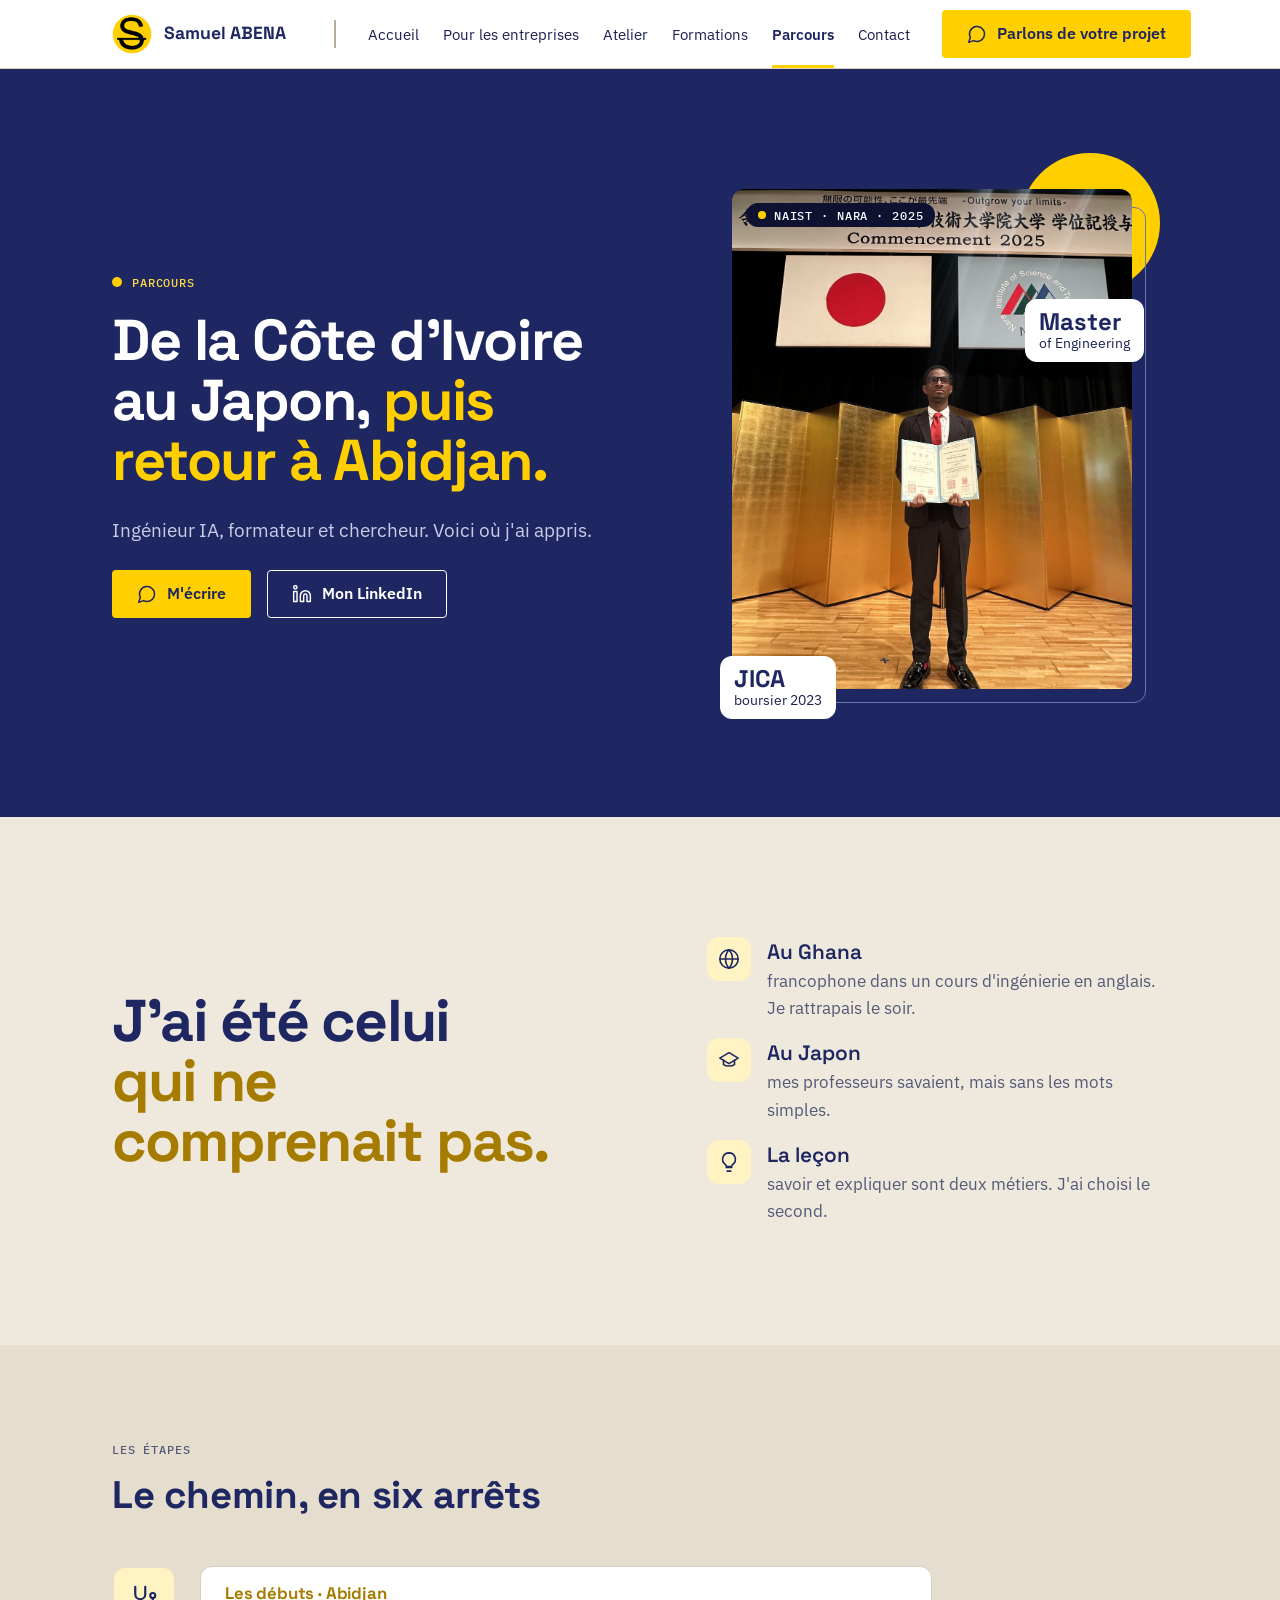
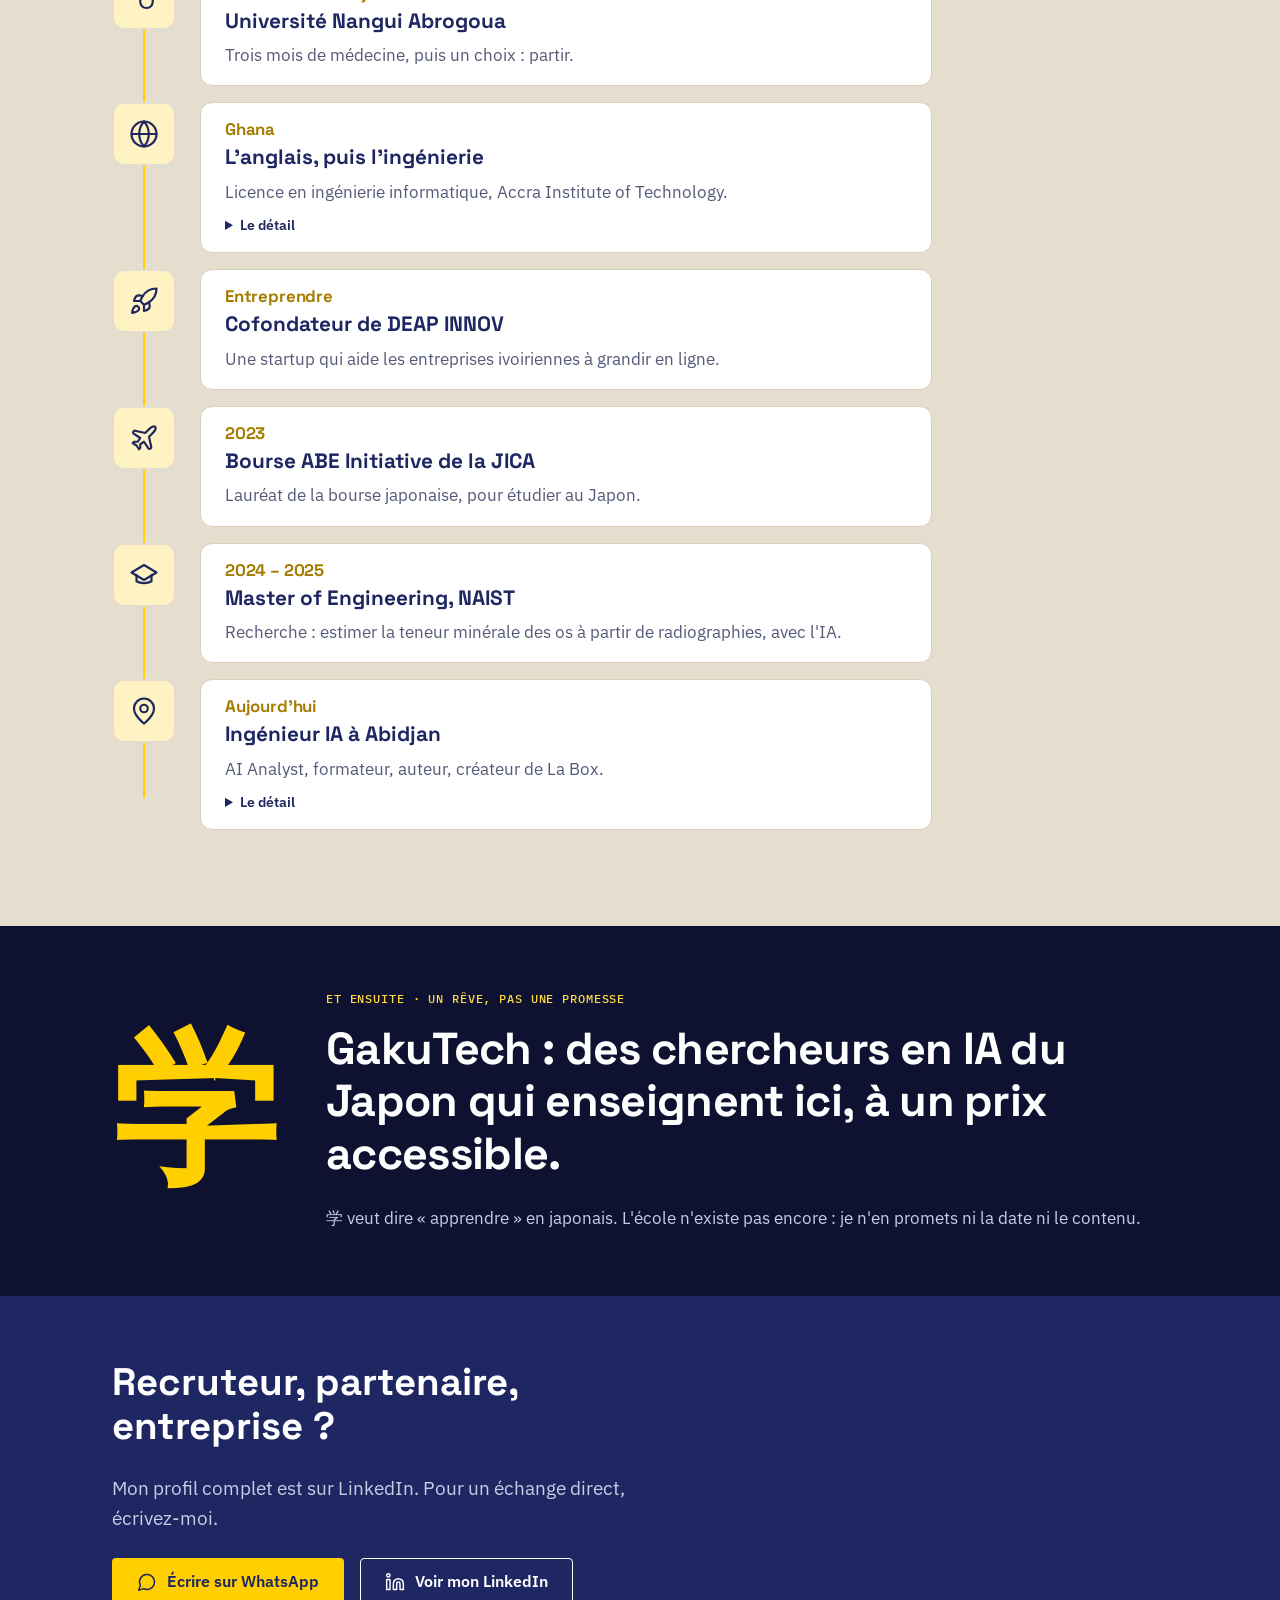
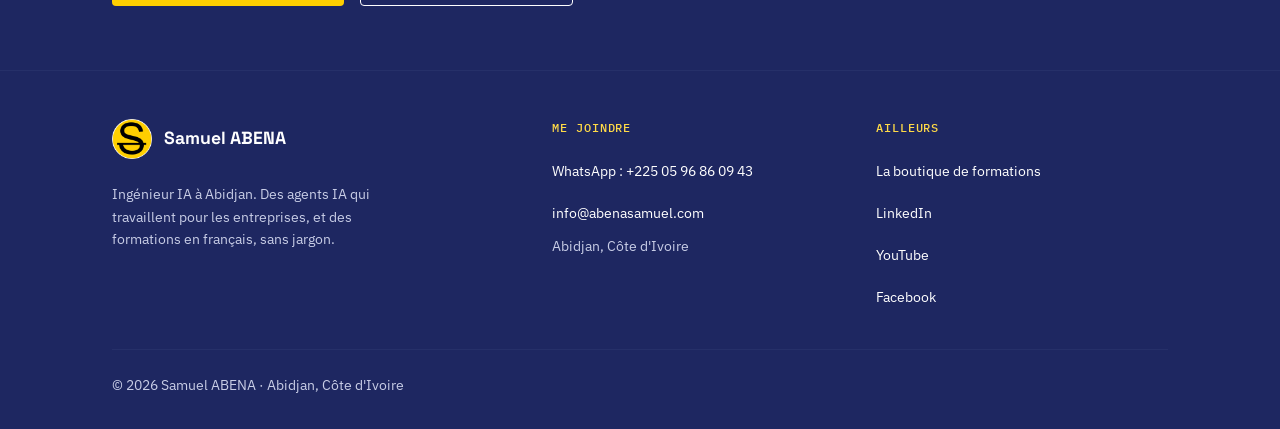
<file: parcours.html>
<!doctype html>
<html lang="fr">
<head>
<meta charset="utf-8">
<meta name="viewport" content="width=device-width, initial-scale=1">
<title>Parcours · Samuel ABENA, ingénieur IA</title>
<meta name="description" content="Le parcours de Samuel ABENA : de la Côte d'Ivoire au Ghana, puis au Japon (Master of Engineering, NAIST), aujourd'hui ingénieur IA à Abidjan.">
<meta property="og:type" content="website">
<meta property="og:title" content="Parcours · Samuel ABENA, ingénieur IA">
<meta property="og:description" content="Le parcours de Samuel ABENA : de la Côte d'Ivoire au Ghana, puis au Japon (Master of Engineering, NAIST), aujourd'hui ingénieur IA à Abidjan.">
<meta property="og:image" content="images/samuel-naist-portrait.jpg">
<meta property="og:locale" content="fr_FR">
<meta name="theme-color" content="#1E2761">
<link rel="icon" type="image/png" href="images/favicon.png">
<link rel="preconnect" href="https://fonts.googleapis.com">
<link rel="preconnect" href="https://fonts.gstatic.com" crossorigin>
<link rel="stylesheet" href="tokens.css">
<link rel="stylesheet" href="style.css">
<link rel="stylesheet" href="vivant.css">
<script>document.documentElement.classList.add("js")</script>
<script src="menu.js" defer></script>
</head>
<body>
<a class="lien-evitement" href="#contenu">Aller au contenu</a>
<header class="entete">
  <div class="conteneur">
    <a class="marque" href="index.html"><img src="images/logo.png" alt="" width="40" height="40"><span>Samuel ABENA</span></a>
    <button class="bouton-menu" type="button" aria-expanded="false" aria-controls="menu" aria-label="Ouvrir le menu"><svg viewBox="0 0 24 24" fill="none" stroke="currentColor" stroke-width="1.75" stroke-linecap="round" stroke-linejoin="round" aria-hidden="true"><path d="M4 6h16M4 12h16M4 18h16"/></svg></button>
    <nav class="menu" id="menu" aria-label="Menu principal">
      <a href="index.html">Accueil</a><a href="entreprises.html">Pour les entreprises</a><a href="atelier.html">Atelier</a><a href="formations.html">Formations</a><a href="parcours.html" aria-current="page">Parcours</a><a href="contact.html">Contact</a>
      <a class="btn btn-action" href="https://wa.me/2250596860943?text=Bonjour%20Samuel%2C%20je%20viens%20de%20votre%20site.%20J%27aimerais%20vous%20parler%20d%27un%20projet%20IA%20pour%20mon%20entreprise."><svg viewBox="0 0 24 24" fill="none" stroke="currentColor" stroke-width="1.75" stroke-linecap="round" stroke-linejoin="round" aria-hidden="true"><path d="M7.9 20A9 9 0 1 0 4 16.1L2 22Z"/></svg>Parlons de votre projet</a>
    </nav>
  </div>
</header>
<main id="contenu">

<!-- 1. Haut de page -->
<section class="bandeau sur-bandeau haut-vivant">
  <div class="conteneur">
    <div>
      <p class="pastille entree">Parcours</p>
      <h1 class="entree entree-2 h1-large">De la Côte d'Ivoire au Japon, <em>puis retour à Abidjan.</em></h1>
      <p class="chapo entree entree-2">Ingénieur IA, formateur et chercheur. Voici où j'ai appris.</p>
      <div class="boutons entree entree-3">
        <a class="btn btn-action" href="https://wa.me/2250596860943?text=Bonjour%20Samuel%2C%20je%20viens%20de%20votre%20site."><svg viewBox="0 0 24 24" fill="none" stroke="currentColor" stroke-width="1.75" stroke-linecap="round" stroke-linejoin="round" aria-hidden="true"><path d="M7.9 20A9 9 0 1 0 4 16.1L2 22Z"/></svg>M'écrire</a>
        <a class="btn btn-second" href="https://www.linkedin.com/in/samuel-kpalemon/"><svg viewBox="0 0 24 24" fill="none" stroke="currentColor" stroke-width="1.75" stroke-linecap="round" stroke-linejoin="round" aria-hidden="true"><path d="M16 8a6 6 0 0 1 6 6v7h-4v-7a2 2 0 0 0-4 0v7h-4v-7a6 6 0 0 1 6-6z"/><rect x="2" y="9" width="4" height="12"/><circle cx="4" cy="4" r="2"/></svg>Mon LinkedIn</a>
      </div>
    </div>
    <figure class="portrait-live portrait-naist entree entree-2">
      <span class="badge-live badge-calme">NAIST · Nara · 2025</span>
      <img src="images/samuel-naist-ceremonie.jpg" alt="Samuel ABENA sur la scène de la cérémonie de remise des diplômes de NAIST, devant le drapeau japonais et le logo de l'université" width="1100" height="1393">
      <p class="puce-chiffre puce-1"><strong>JICA</strong>boursier 2023</p>
      <p class="puce-chiffre puce-2"><strong>Master</strong>of Engineering</p>
    </figure>
  </div>
</section>

<!-- 2. L'histoire -->
<section class="section">
  <div class="conteneur constat">
    <h2 class="grand-titre revele">J'ai été celui<span>qui ne comprenait pas.</span></h2>
    <ul class="faits faits-grands revele">
      <li><span class="ico"><svg viewBox="0 0 24 24" fill="none" stroke="currentColor" stroke-width="1.75" stroke-linecap="round" stroke-linejoin="round" aria-hidden="true"><circle cx="12" cy="12" r="10"/><path d="M2 12h20"/><path d="M12 2a15 15 0 0 1 0 20a15 15 0 0 1 0-20"/></svg></span><span><strong>Au Ghana</strong>francophone dans un cours d'ingénierie en anglais. Je rattrapais le soir.</span></li>
      <li><span class="ico"><svg viewBox="0 0 24 24" fill="none" stroke="currentColor" stroke-width="1.75" stroke-linecap="round" stroke-linejoin="round" aria-hidden="true"><path d="M22 10 12 4 2 10l10 6 10-6Z"/><path d="M6 12v5c3 2 9 2 12 0v-5"/></svg></span><span><strong>Au Japon</strong>mes professeurs savaient, mais sans les mots simples.</span></li>
      <li><span class="ico"><svg viewBox="0 0 24 24" fill="none" stroke="currentColor" stroke-width="1.75" stroke-linecap="round" stroke-linejoin="round" aria-hidden="true"><path d="M9 18h6"/><path d="M10 22h4"/><path d="M12 2a7 7 0 0 0-4 12.7c.6.5 1 1.3 1 2.3h6c0-1 .4-1.8 1-2.3A7 7 0 0 0 12 2Z"/></svg></span><span><strong>La leçon</strong>savoir et expliquer sont deux métiers. J'ai choisi le second.</span></li>
    </ul>
  </div>
</section>

<!-- 3. La frise -->
<section class="section section-alterne">
  <div class="conteneur">
    <div class="tete-section revele">
      <p class="et">Les étapes</p>
      <h2>Le chemin, en six arrêts</h2>
    </div>
    <ol class="frise-vive">
      <li class="revele"><span class="ico ico-grand"><svg viewBox="0 0 24 24" fill="none" stroke="currentColor" stroke-width="1.75" stroke-linecap="round" stroke-linejoin="round" aria-hidden="true"><path d="M5 3v6a4 4 0 0 0 8 0V3"/><path d="M9 13v2a5 5 0 0 0 10 0v-3"/><circle cx="19" cy="10" r="2"/></svg></span><div><p class="frise-quand">Les débuts · Abidjan</p><h3>Université Nangui Abrogoua</h3><p>Trois mois de médecine, puis un choix : partir.</p></div></li>
      <li class="revele"><span class="ico ico-grand"><svg viewBox="0 0 24 24" fill="none" stroke="currentColor" stroke-width="1.75" stroke-linecap="round" stroke-linejoin="round" aria-hidden="true"><circle cx="12" cy="12" r="10"/><path d="M2 12h20"/><path d="M12 2a15 15 0 0 1 0 20a15 15 0 0 1 0-20"/></svg></span><div><p class="frise-quand">Ghana</p><h3>L'anglais, puis l'ingénierie</h3><p>Licence en ingénierie informatique, Accra Institute of Technology.</p><details><summary>Le détail</summary><ul><li>Anglais au CELPS</li><li>Design graphique et web à l'IPMC</li><li>Assistant d'enseignement, responsable du club de robotique</li><li>Projet de fin d'études : un appareil portable d'alerte ECG pour les personnes cardiaques</li></ul></details></div></li>
      <li class="revele"><span class="ico ico-grand"><svg viewBox="0 0 24 24" fill="none" stroke="currentColor" stroke-width="1.75" stroke-linecap="round" stroke-linejoin="round" aria-hidden="true"><path d="M4.5 16.5c-1.5 1.3-2 5-2 5s3.7-.5 5-2c.7-.8.7-2.1-.1-2.9a2.2 2.2 0 0 0-2.9-.1Z"/><path d="m12 15-3-3a22 22 0 0 1 2-3.9A12.9 12.9 0 0 1 22 2c0 2.7-.8 7.5-6 11a22.4 22.4 0 0 1-4 2Z"/><path d="M9 12H4s.6-3 2-4c1.6-1.1 5 0 5 0"/><path d="M12 15v5s3-.6 4-2c1.1-1.6 0-5 0-5"/></svg></span><div><p class="frise-quand">Entreprendre</p><h3>Cofondateur de DEAP INNOV</h3><p>Une startup qui aide les entreprises ivoiriennes à grandir en ligne.</p></div></li>
      <li class="revele"><span class="ico ico-grand"><svg viewBox="0 0 24 24" fill="none" stroke="currentColor" stroke-width="1.75" stroke-linecap="round" stroke-linejoin="round" aria-hidden="true"><path d="M17.8 19.2 16 11l3.5-3.5C21 6 21.5 4 21 3c-1-.5-3 0-4.5 1.5L13 8 4.8 6.2c-.5-.1-.9.1-1.1.5l-.3.5c-.2.5-.1 1 .3 1.3L9 12l-2 3H4l-1 1 3 2 2 3 1-1v-3l3-2 3.5 5.3c.3.4.8.5 1.3.3l.5-.2c.4-.3.6-.7.5-1.2Z"/></svg></span><div><p class="frise-quand">2023</p><h3>Bourse ABE Initiative de la JICA</h3><p>Lauréat de la bourse japonaise, pour étudier au Japon.</p></div></li>
      <li class="revele"><span class="ico ico-grand"><svg viewBox="0 0 24 24" fill="none" stroke="currentColor" stroke-width="1.75" stroke-linecap="round" stroke-linejoin="round" aria-hidden="true"><path d="M22 10 12 4 2 10l10 6 10-6Z"/><path d="M6 12v5c3 2 9 2 12 0v-5"/></svg></span><div><p class="frise-quand">2024 – 2025</p><h3>Master of Engineering, NAIST</h3><p>Recherche : estimer la teneur minérale des os à partir de radiographies, avec l'IA.</p></div></li>
      <li class="revele"><span class="ico ico-grand"><svg viewBox="0 0 24 24" fill="none" stroke="currentColor" stroke-width="1.75" stroke-linecap="round" stroke-linejoin="round" aria-hidden="true"><path d="M20 10c0 6-8 12-8 12s-8-6-8-12a8 8 0 0 1 16 0Z"/><circle cx="12" cy="10" r="3"/></svg></span><div><p class="frise-quand">Aujourd'hui</p><h3>Ingénieur IA à Abidjan</h3><p>AI Analyst, formateur, auteur, créateur de La Box.</p><details><summary>Le détail</summary><ul><li>AI Analyst sur des projets d'ingénierie en IA</li><li>Créateur de La Box, d'Agent Gate et de Sensei</li><li>Formateur : 477 clients sur la boutique</li><li>Auteur de <em>L'application d'Adjoua</em> et de <em>L'IA qui agit</em></li><li>Membre bénévole d'un groupe de Smart Africa pour l'IA en Afrique</li></ul></details></div></li>
    </ol>
  </div>
</section>

<!-- 4. GakuTech -->
<figure class="citation-bandeau bandeau sur-bandeau gakutech">
  <div class="conteneur revele">
    <span class="kanji" aria-hidden="true">学</span>
    <div>
      <p class="et">Et ensuite · un rêve, pas une promesse</p>
      <blockquote>GakuTech : des chercheurs en IA du Japon qui enseignent ici, à un prix accessible.</blockquote>
      <figcaption>学 veut dire « apprendre » en japonais. L'école n'existe pas encore : je n'en promets ni la date ni le contenu.</figcaption>
    </div>
  </div>
</figure>

<!-- 5. Dernier appel -->
<section class="appel bandeau sur-bandeau">
  <div class="conteneur">
    <h2>Recruteur, partenaire, entreprise&nbsp;?</h2>
    <p>Mon profil complet est sur LinkedIn. Pour un échange direct, écrivez-moi.</p>
    <div class="boutons">
      <a class="btn btn-action" href="https://wa.me/2250596860943?text=Bonjour%20Samuel%2C%20je%20viens%20de%20votre%20site."><svg viewBox="0 0 24 24" fill="none" stroke="currentColor" stroke-width="1.75" stroke-linecap="round" stroke-linejoin="round" aria-hidden="true"><path d="M7.9 20A9 9 0 1 0 4 16.1L2 22Z"/></svg>Écrire sur WhatsApp</a>
      <a class="btn btn-second" href="https://www.linkedin.com/in/samuel-kpalemon/"><svg viewBox="0 0 24 24" fill="none" stroke="currentColor" stroke-width="1.75" stroke-linecap="round" stroke-linejoin="round" aria-hidden="true"><path d="M16 8a6 6 0 0 1 6 6v7h-4v-7a2 2 0 0 0-4 0v7h-4v-7a6 6 0 0 1 6-6z"/><rect x="2" y="9" width="4" height="12"/><circle cx="4" cy="4" r="2"/></svg>Voir mon LinkedIn</a>
    </div>
  </div>
</section>

<script src="vivant.js"></script>
</main>
<footer class="pied bandeau sur-bandeau">
  <div class="conteneur">
    <div>
      <a class="marque" href="index.html"><img src="images/logo.png" alt="" width="40" height="40"><span>Samuel ABENA</span></a>
      <p style="margin-top:16px;max-width:36ch">Ingénieur IA à Abidjan. Des agents IA qui travaillent pour les entreprises, et des formations en français, sans jargon.</p>
    </div>
    <div>
      <h2>Me joindre</h2>
      <ul>
        <li><a href="https://wa.me/2250596860943?text=Bonjour%20Samuel%2C%20je%20viens%20de%20votre%20site.">WhatsApp&nbsp;: +225 05 96 86 09 43</a></li>
        <li><a href="mailto:info@abenasamuel.com">info@abenasamuel.com</a></li>
        <li>Abidjan, Côte d'Ivoire</li>
      </ul>
    </div>
    <div>
      <h2>Ailleurs</h2>
      <ul>
        <li><a href="https://skul.abenasamuel.com">La boutique de formations</a></li>
        <li><a href="https://www.linkedin.com/in/samuel-kpalemon/">LinkedIn</a></li>
        <li><a href="https://www.youtube.com/@samabena-k">YouTube</a></li>
        <li><a href="https://www.facebook.com/profile.php?id=61550264422910">Facebook</a></li>
      </ul>
    </div>
    <p class="bas">© <span id="annee">2026</span> Samuel ABENA · Abidjan, Côte d'Ivoire</p>
  </div>
</footer>
</body>
</html>
</file>
<file: tokens.css>
/* Identité visuelle : Samuel ABENA, ingénieur IA
   Parti pris : le site d'un ingénieur qui sait expliquer. La rigueur apprise au Japon,
   la clarté d'un bon professeur, et le jaune de sa marque comme seul signe fort, réservé à l'action. */

@import url("https://fonts.googleapis.com/css2?family=IBM+Plex+Mono:wght@500&family=IBM+Plex+Sans:wght@400;600&family=Space+Grotesk:wght@500;700&display=swap");

:root {
  /* Accent : le jaune du logo (#FFCF00). Réservé aux boutons d'action et au repère rond. */
  --accent-50:  #FFFBEB;
  --accent-100: #FFF3C4;
  --accent-200: #FFE685;
  --accent-300: #FFDA47;
  --accent-400: #FFCF00; /* le jaune du logo */
  --accent-500: #F0BC00;
  --accent-600: #D19F00;
  --accent-700: #A67C00;
  --accent-800: #7A5B05;
  --accent-900: #4F3B08;
  --accent-950: #2E2205;

  /* Encre : le marine de sa marque (#1E2761). Texte, titres, bandeaux. */
  --encre-50:  #F3F4FA;
  --encre-100: #E4E7F3;
  --encre-200: #C8CDE6;
  --encre-300: #9CA4CF;
  --encre-400: #6B75B0;
  --encre-500: #444F91;
  --encre-600: #2F3A7A;
  --encre-700: #263069;
  --encre-800: #1E2761; /* le marine de la marque */
  --encre-900: #1B2150;
  --encre-950: #0E1230;

  /* Neutres : papier kraft chaud, teinté sur le jaune (assombri à la demande : « trop light ») */
  --neutre-50:  #EFE9DD;
  --neutre-100: #E5DDCD;
  --neutre-200: #D9D0BE;
  --neutre-300: #B8AD96;
  --neutre-500: #8A8371;
  --neutre-600: #545A78; /* texte doux, tiré vers l'encre */

  /* Sens */
  --succes: #2F7A4F;
  --attention: #A67C00;
  --erreur: #B3362B;

  /* Rôles : ce que le code emploie */
  --fond: var(--neutre-50);
  --fond-alterne: var(--neutre-100);
  --surface: #FFFFFF;
  --texte: var(--encre-900);
  --texte-doux: var(--neutre-600);
  --titre: var(--encre-800);
  --bordure: var(--neutre-200);
  --bordure-forte: var(--neutre-300);
  --bandeau: var(--encre-800);
  --bandeau-texte: #FFFFFF;
  --bandeau-texte-doux: var(--encre-200);
  --action: var(--accent-400);
  --action-survol: var(--accent-500);
  --action-appui: var(--accent-600);
  --action-texte: var(--encre-800);
  --lien: var(--encre-700);
  --focus: var(--encre-500);

  /* Typographie */
  --police-titre: "Space Grotesk", ui-sans-serif, system-ui, sans-serif;
  --police-texte: "IBM Plex Sans", ui-sans-serif, system-ui, sans-serif;
  --police-mono: "IBM Plex Mono", ui-monospace, Menlo, monospace;
  --corps: 17px;
  --ligne: 1.6;
  --titre-1: clamp(2.25rem, 1.6rem + 3.2vw, 3.6rem);
  --titre-2: clamp(1.75rem, 1.4rem + 1.6vw, 2.4rem);
  --titre-3: 1.3rem;
  --texte-grand: 1.2rem;
  --petit: 0.88rem;
  --etiquette: 0.78rem;

  /* Formes et espace */
  --rayon-petit: 4px;   /* boutons, badges */
  --rayon-grand: 12px;  /* cartes, photo */
  --pas: 8px;
  --esp-1: 8px; --esp-2: 16px; --esp-3: 24px; --esp-4: 32px;
  --esp-5: 48px; --esp-6: 64px; --esp-7: 96px;
  --largeur-max: 1120px;
  --largeur-texte: 64ch;
  --hauteur-bouton: 48px;
  --trait: 1px solid var(--bordure);
  /* Séparation au trait : aucune ombre */

  --duree: 150ms;
}
</file>
<file: style.css>
/* Site de Samuel ABENA : n'utilise que les variables de tokens.css */

*, *::before, *::after { box-sizing: border-box; }
* { margin: 0; }
html { -webkit-text-size-adjust: 100%; scroll-behavior: smooth; }
body {
  background: var(--fond);
  color: var(--texte);
  font: 400 var(--corps)/var(--ligne) var(--police-texte);
  -webkit-font-smoothing: antialiased;
}
img { display: block; max-width: 100%; height: auto; }
a { color: var(--lien); text-underline-offset: 4px; }
a:focus-visible, button:focus-visible { outline: 3px solid var(--focus); outline-offset: 3px; border-radius: var(--rayon-petit); }
h1, h2, h3 { font-family: var(--police-titre); color: var(--titre); font-weight: 700; text-wrap: balance; }
p { text-wrap: pretty; }

.conteneur { width: 100%; max-width: var(--largeur-max); margin: 0 auto; padding: 0 var(--esp-2); }
@media (min-width: 768px) { .conteneur { padding: 0 var(--esp-4); } }

.lien-evitement { position: absolute; left: -999px; top: 8px; background: var(--surface); padding: var(--esp-1) var(--esp-2); z-index: 20; }
.lien-evitement:focus { left: 8px; }

/* Étiquette mono */
.et {
  font: 500 var(--etiquette)/1.3 var(--police-mono);
  letter-spacing: .07em;
  text-transform: uppercase;
  color: var(--texte-doux);
}

/* ---------- En-tête ---------- */
.entete { background: var(--surface); border-bottom: var(--trait); position: sticky; top: 0; z-index: 10; }
.entete .conteneur { display: flex; align-items: center; gap: var(--esp-3); min-height: 68px; }
.marque { display: flex; align-items: center; gap: 12px; text-decoration: none; color: var(--titre); }
.marque img { width: 40px; height: 40px; }
.marque span { font: 700 1.1rem/1 var(--police-titre); }
.bouton-menu {
  margin-left: auto; display: inline-flex; align-items: center; justify-content: center;
  width: 48px; height: 48px; border: var(--trait); border-radius: var(--rayon-petit);
  background: var(--surface); color: var(--titre); cursor: pointer;
}
.bouton-menu svg { width: 24px; height: 24px; }
.menu { display: none; }
.menu.ouvert {
  display: flex; flex-direction: column; gap: 4px;
  position: absolute; left: 0; right: 0; top: 100%;
  background: var(--surface); border-bottom: var(--trait);
  padding: var(--esp-2) var(--esp-2) var(--esp-3);
}
.menu a:not(.btn) {
  display: flex; align-items: center; min-height: 48px; padding: 0 var(--esp-1);
  color: var(--texte); text-decoration: none; font-weight: 400;
}
.menu a[aria-current="page"] { font-weight: 600; color: var(--titre); }
.menu .btn { margin-top: var(--esp-1); justify-content: center; }
@media (min-width: 1100px) {
  .bouton-menu { display: none; }
  .menu, .menu.ouvert {
    display: flex; flex-direction: row; align-items: center; gap: var(--esp-3);
    position: static; padding: 0; border: 0; margin-left: auto; background: none;
  }
  .menu a:not(.btn) { padding: 0; min-height: 68px; border-bottom: 3px solid transparent; border-top: 3px solid transparent; }
  .menu a:not(.btn):hover { color: var(--titre); }
  .menu a[aria-current="page"] { border-bottom-color: var(--action); }
  .menu .btn { margin: 0 0 0 var(--esp-1); }
}

/* ---------- Boutons ---------- */
.btn {
  display: inline-flex; align-items: center; gap: 10px;
  min-height: var(--hauteur-bouton); padding: 0 var(--esp-3);
  border-radius: var(--rayon-petit); border: 1.5px solid transparent;
  font: 600 1rem/1.2 var(--police-texte); text-decoration: none; cursor: pointer;
  transition: background-color var(--duree), color var(--duree);
}
.btn svg { width: 20px; height: 20px; flex: none; }
.btn-action { background: var(--action); color: var(--action-texte); }
.btn-action:hover { background: var(--action-survol); }
.btn-action:active { background: var(--action-appui); }
.btn-second { border-color: var(--titre); color: var(--titre); background: transparent; }
.btn-second:hover { background: var(--surface); }
.sur-bandeau .btn-second { border-color: var(--bandeau-texte); color: var(--bandeau-texte); }
.sur-bandeau .btn-second:hover { background: var(--encre-700); }
.sur-bandeau a:focus-visible { outline-color: var(--accent-300); }
.boutons { display: flex; flex-wrap: wrap; gap: var(--esp-2); }
.lien-fleche { display: inline-flex; align-items: center; gap: 8px; font-weight: 600; min-height: 44px; }
.lien-fleche svg { width: 18px; height: 18px; }

/* ---------- Sections ---------- */
.section { padding: var(--esp-6) 0; }
.section-alterne { background: var(--fond-alterne); }
@media (min-width: 768px) { .section { padding: var(--esp-7) 0; } }
.tete-section { display: grid; gap: var(--esp-2); margin-bottom: var(--esp-5); max-width: 720px; }
.tete-section h2 { font-size: var(--titre-2); line-height: 1.15; letter-spacing: -.01em; }
.tete-section p:not(.et) { font-size: var(--texte-grand); color: var(--texte-doux); }

/* ---------- Bandeau marine (accroche) ---------- */
.bandeau { background: var(--bandeau); color: var(--bandeau-texte); }
.accroche { padding: var(--esp-5) 0 var(--esp-6); }
.accroche .conteneur { display: grid; gap: var(--esp-5); align-items: center; }
.accroche .et { color: var(--accent-300); }
.accroche h1 {
  color: var(--bandeau-texte); font-size: var(--titre-1); line-height: 1.06;
  letter-spacing: -.02em; margin: var(--esp-2) 0 var(--esp-3); max-width: 15ch;
}
.accroche .chapo { color: var(--bandeau-texte-doux); font-size: var(--texte-grand); max-width: 46ch; margin-bottom: var(--esp-4); }
.accroche-photo { position: relative; }
.accroche-photo img { border-radius: var(--rayon-grand); width: 100%; aspect-ratio: 4 / 5; object-fit: cover; object-position: center 30%; }
.accroche-photo figcaption { margin-top: var(--esp-1); color: var(--bandeau-texte-doux); font-size: var(--petit); }
.accroche-photo::before {
  content: ""; position: absolute; width: 72px; height: 72px; border-radius: 50%;
  background: var(--action); top: -18px; right: -10px; z-index: 0;
}
.accroche-photo img { position: relative; z-index: 1; }
@media (min-width: 900px) {
  .accroche { padding: var(--esp-7) 0; }
  .accroche .conteneur { grid-template-columns: 1.35fr 1fr; gap: var(--esp-6); }
}
.accroche-page { padding: var(--esp-6) 0 var(--esp-5); }
.accroche-page h1 { max-width: 20ch; }
.accroche-page .chapo { margin-bottom: 0; }

/* ---------- Cartes ---------- */
.grille { display: grid; gap: var(--esp-3); }
@media (min-width: 720px) { .grille-2 { grid-template-columns: repeat(2, 1fr); } }
@media (min-width: 960px) { .grille-3 { grid-template-columns: repeat(3, 1fr); } }
@media (min-width: 720px) and (max-width: 959px) { .grille-3 { grid-template-columns: repeat(2, 1fr); } }
.carte {
  background: var(--surface); border: var(--trait); border-radius: var(--rayon-grand);
  padding: var(--esp-4) var(--esp-3); display: flex; flex-direction: column; gap: var(--esp-2);
}
@media (min-width: 768px) { .carte { padding: var(--esp-4); } }
.carte .et { color: var(--accent-800); }
.carte h3 { font-size: var(--titre-3); font-weight: 500; line-height: 1.25; }
.carte p { color: var(--texte-doux); }
.carte ul { padding-left: 1.15em; color: var(--texte-doux); display: grid; gap: 4px; }
.carte .lien-fleche { margin-top: auto; padding-top: var(--esp-1); }
.carte-vedette { border-top: 4px solid var(--action); }

/* ---------- Ce qui me distingue ---------- */
.citation {
  font: 700 var(--titre-2)/1.2 var(--police-titre); color: var(--titre);
  letter-spacing: -.01em; max-width: 22ch;
}
.distingue { display: grid; gap: var(--esp-5); }
@media (min-width: 900px) { .distingue { grid-template-columns: 1fr 1.1fr; align-items: start; } }
.regles { display: grid; gap: var(--esp-3); counter-reset: regle; }
.regle { border-top: 1.5px solid var(--bordure-forte); padding-top: var(--esp-2); }
.regle h3 { font-size: var(--titre-3); font-weight: 500; margin-bottom: 4px; }
.regle p { color: var(--texte-doux); }

/* ---------- Chiffres ---------- */
.chiffres { padding: var(--esp-5) 0; }
.chiffres .conteneur { display: grid; gap: var(--esp-4); }
@media (min-width: 720px) { .chiffres .conteneur { grid-template-columns: repeat(3, 1fr); } }
.chiffre { font: 700 clamp(2.75rem, 2rem + 3vw, 3.75rem)/1 var(--police-titre); color: var(--bandeau-texte); }
.chiffres p:not(.chiffre) { color: var(--bandeau-texte-doux); margin-top: var(--esp-1); }

/* ---------- Bloc parcours / photo ---------- */
.duo { display: grid; gap: var(--esp-5); align-items: center; }
@media (min-width: 900px) { .duo { grid-template-columns: 1fr 1fr; gap: var(--esp-6); } }
.duo figure img { border-radius: var(--rayon-grand); }
.duo figcaption { margin-top: var(--esp-1); font-size: var(--petit); color: var(--texte-doux); }
.texte-long { display: grid; gap: var(--esp-2); max-width: var(--largeur-texte); }
.texte-long h2 { font-size: var(--titre-2); line-height: 1.15; }
.texte-long h3 { font-size: var(--titre-3); font-weight: 500; margin-top: var(--esp-3); }
.texte-long strong { color: var(--titre); }
.conteneur.texte-long { max-width: var(--largeur-max); }
.conteneur.texte-long > * { max-width: var(--largeur-texte); }

/* ---------- Frise ---------- */
.frise { list-style: none; padding: 0 0 0 var(--esp-4); margin-left: 8px; border-left: 2px solid var(--bordure-forte); display: grid; gap: var(--esp-5); max-width: 760px; }
.frise > li { position: relative; }
.frise > li::before {
  content: ""; position: absolute; left: calc(-1 * var(--esp-4) - 9px); top: 2px;
  width: 16px; height: 16px; border-radius: 50%; background: var(--action); border: 3px solid var(--fond);
}
.section-alterne .frise > li::before { border-color: var(--fond-alterne); }
.frise h3 { font-size: var(--titre-3); font-weight: 500; line-height: 1.3; margin: 6px 0; }
.frise p, .frise ul { color: var(--texte-doux); }
.frise ul { padding-left: 1.15em; display: grid; gap: 4px; margin-top: 6px; }

/* ---------- Appel final ---------- */
.appel { padding: var(--esp-6) 0; }
.appel .conteneur { display: grid; gap: var(--esp-3); }
.appel h2 { color: var(--bandeau-texte); font-size: var(--titre-2); line-height: 1.15; max-width: 20ch; }
.appel p { color: var(--bandeau-texte-doux); font-size: var(--texte-grand); max-width: 52ch; }

/* ---------- Contact ---------- */
.moyens { display: grid; gap: var(--esp-2); }
@media (min-width: 720px) { .moyens { grid-template-columns: repeat(2, 1fr); } }
.moyen {
  display: flex; gap: var(--esp-2); align-items: center; text-decoration: none; color: var(--texte);
  background: var(--surface); border: var(--trait); border-radius: var(--rayon-grand);
  padding: var(--esp-3); min-height: 88px; transition: border-color var(--duree);
}
.moyen:hover { border-color: var(--titre); }
.moyen .icone { flex: none; width: 48px; height: 48px; border-radius: 50%; display: grid; place-items: center; background: var(--fond-alterne); color: var(--titre); }
.moyen-vedette .icone { background: var(--action); }
.moyen .icone svg { width: 22px; height: 22px; }
.moyen strong { display: block; font-family: var(--police-titre); font-weight: 500; font-size: 1.15rem; color: var(--titre); }
.moyen span { color: var(--texte-doux); font-size: var(--petit); }

/* ---------- Pied de page ---------- */
.pied { padding: var(--esp-5) 0 var(--esp-4); border-top: 1px solid var(--encre-700); }
.pied .conteneur { display: grid; gap: var(--esp-4); }
@media (min-width: 900px) { .pied .conteneur { grid-template-columns: 1.4fr 1fr 1fr; } }
.pied .marque { color: var(--bandeau-texte); }
.pied p, .pied li { color: var(--bandeau-texte-doux); font-size: var(--petit); }
.pied h2 { font: 500 var(--etiquette)/1.3 var(--police-mono); letter-spacing: .07em; text-transform: uppercase; color: var(--accent-300); margin-bottom: var(--esp-2); }
.pied ul { list-style: none; padding: 0; display: grid; gap: 2px; }
.pied a { color: var(--bandeau-texte); text-decoration: none; display: inline-flex; align-items: center; min-height: 40px; }
.pied a:hover { text-decoration: underline; }
.pied a:focus-visible { outline-color: var(--accent-300); }
.pied .bas { grid-column: 1 / -1; border-top: 1px solid var(--encre-700); padding-top: var(--esp-3); }

@media (prefers-reduced-motion: reduce) {
  html { scroll-behavior: auto; }
  * { transition: none !important; }
}

.menu a, .marque span, .menu .btn { white-space: nowrap; }
/* En-tête large : le nom respire, un trait le sépare du menu */
@media (min-width: 1100px) {
  .entete .conteneur { gap: var(--esp-5); }
  .marque { flex-shrink: 0; }
  .menu { font-size: .95rem; }
  .menu, .menu.ouvert { gap: var(--esp-3); }
  .menu a:first-child { position: relative; }
  .menu::before { content: ""; width: 1.5px; height: 28px; background: var(--bordure-forte); margin-right: var(--esp-1); }
}
@media (min-width: 1100px) and (max-width: 1279px) {
  .entete .conteneur { gap: var(--esp-4); }
  .menu, .menu.ouvert { gap: 20px; }
  .menu::before { display: none; }
}
</file>
<file: vivant.css>
/* Pages vivantes (Accueil, Atelier…) : n'utilisent que les variables de tokens.css */

/* ---------- Haut de page ---------- */
.haut-vivant { padding: var(--esp-5) 0 var(--esp-6); overflow: hidden; }
.haut-vivant .conteneur { display: grid; gap: var(--esp-5); align-items: center; }
@media (min-width: 960px) {
  .haut-vivant { padding: var(--esp-7) 0; }
  .haut-vivant .conteneur { grid-template-columns: 1.1fr 1fr; gap: var(--esp-6); }
}
.pastille {
  display: inline-flex; align-items: center; gap: 10px;
  font: 500 var(--etiquette)/1.3 var(--police-mono); letter-spacing: .07em; text-transform: uppercase;
  color: var(--accent-300);
}
.pastille::before { content: ""; width: 10px; height: 10px; border-radius: 50%; background: var(--action); animation: pouls 2s ease-out infinite; }
@keyframes pouls { 0% { box-shadow: 0 0 0 0 var(--accent-300); } 70% { box-shadow: 0 0 0 10px transparent; } 100% { box-shadow: 0 0 0 0 transparent; } }
.haut-vivant h1 {
  color: var(--bandeau-texte); font-size: var(--titre-1); line-height: 1.04; letter-spacing: -.025em;
  margin: var(--esp-2) 0 var(--esp-3); max-width: 14ch;
}
.haut-vivant h1 em { font-style: normal; color: var(--action); }
.haut-vivant .chapo { color: var(--bandeau-texte-doux); font-size: var(--texte-grand); max-width: 44ch; margin-bottom: var(--esp-3); }
.ligne-prix { display: flex; flex-wrap: wrap; align-items: baseline; gap: 4px 12px; margin-bottom: var(--esp-4); color: var(--bandeau-texte-doux); }
.ligne-prix strong { font: 700 var(--titre-2)/1 var(--police-titre); color: var(--bandeau-texte); }
.confiance { margin-top: var(--esp-3); color: var(--bandeau-texte-doux); font-size: var(--petit); display: flex; flex-wrap: wrap; gap: 6px 16px; }
.confiance span { display: inline-flex; align-items: center; gap: 6px; }
.confiance span::before { content: "✓"; color: var(--accent-300); font-weight: 600; }

/* La photo du live */
.portrait-live { position: relative; margin: var(--esp-3) var(--esp-1) var(--esp-4); }
.portrait-live::before {
  content: ""; position: absolute; width: 140px; height: 140px; border-radius: 50%;
  background: var(--action); top: -36px; right: -28px;
}
.portrait-live::after {
  content: ""; position: absolute; inset: 18px -14px -14px 18px; border: 1.5px solid var(--encre-400); border-radius: var(--rayon-grand);
}
.portrait-live { max-width: 440px; justify-self: center; width: 100%; }
.portrait-live img { position: relative; z-index: 1; width: 100%; aspect-ratio: 1 / 1; object-fit: cover; border-radius: var(--rayon-grand); }
.badge-live {
  position: absolute; z-index: 2; top: 14px; left: 14px;
  display: inline-flex; align-items: center; gap: 8px; padding: 6px 12px; border-radius: 999px;
  background: var(--encre-950); color: var(--bandeau-texte);
  font: 500 var(--etiquette)/1 var(--police-mono); letter-spacing: .07em; text-transform: uppercase;
}
.badge-live::before { content: ""; width: 8px; height: 8px; border-radius: 50%; background: var(--erreur); }
.puce-chiffre {
  position: absolute; z-index: 2; background: var(--surface); color: var(--texte); border-radius: var(--rayon-grand);
  padding: 10px 14px; display: grid; line-height: 1.2; font-size: var(--petit); max-width: 200px;
}
.puce-chiffre strong { font: 700 1.5rem/1.1 var(--police-titre); color: var(--titre); }
.puce-1 { left: -12px; bottom: -30px; }
.puce-2 { right: -12px; top: 22%; }
@media (max-width: 520px) { .puce-chiffre { max-width: 150px; padding: 8px 10px; } .puce-chiffre strong { font-size: 1.25rem; } .puce-2 { top: auto; bottom: -30px; right: -6px; } .puce-1 { left: -6px; } }

/* ---------- Le constat ---------- */
.constat { display: grid; gap: var(--esp-4); }
@media (min-width: 900px) { .constat { grid-template-columns: 1fr 1fr; align-items: end; gap: var(--esp-6); } }
.grand-titre { font: 700 clamp(2.4rem, 1.6rem + 4vw, 4.4rem)/1.02 var(--police-titre); color: var(--titre); letter-spacing: -.03em; }
.grand-titre span { display: block; color: var(--accent-700); }
.douleurs { list-style: none; padding: 0; display: grid; gap: var(--esp-2); }
.douleurs li { border-top: 1.5px solid var(--bordure-forte); padding-top: var(--esp-2); font-size: var(--texte-grand); color: var(--texte); }
.douleurs li:last-child { font-weight: 600; color: var(--titre); }

/* ---------- Avant / avec l'atelier ---------- */
.avant-apres { display: grid; gap: var(--esp-3); }
.tache { background: var(--surface); border: var(--trait); border-radius: var(--rayon-grand); overflow: hidden; display: grid; }
.tache h3 { font-size: var(--titre-3); font-weight: 500; padding: var(--esp-3) var(--esp-3) 0; }
.tache-corps { display: grid; gap: var(--esp-2); padding: var(--esp-2) var(--esp-3) var(--esp-3); }
@media (min-width: 760px) { .tache-corps { grid-template-columns: 1fr auto 1fr; align-items: stretch; } }
.colonne { border-radius: var(--rayon-petit); padding: var(--esp-2); }
.colonne .et { margin-bottom: 4px; }
.colonne-avant { background: var(--fond-alterne); color: var(--texte-doux); }
.colonne-apres { background: var(--accent-50); border: 1px solid var(--accent-200); color: var(--texte); }
.colonne-apres .et { color: var(--accent-800); }
.fleche { align-self: center; justify-self: center; color: var(--texte-doux); transform: rotate(90deg); }
@media (min-width: 760px) { .fleche { transform: none; } }
.fleche svg { width: 24px; height: 24px; display: block; }

/* ---------- Citation en grand ---------- */
.citation-bandeau { padding: var(--esp-6) 0; }
.citation-bandeau blockquote { font: 700 clamp(1.7rem, 1.2rem + 2.4vw, 2.8rem)/1.18 var(--police-titre); color: var(--bandeau-texte); letter-spacing: -.015em; max-width: 26ch; }
.citation-bandeau blockquote::before { content: "«"; display: block; color: var(--action); font-size: 1.8em; line-height: .6; margin-bottom: var(--esp-2); }
.citation-bandeau figcaption { margin-top: var(--esp-3); color: var(--bandeau-texte-doux); }
.citation-bandeau figcaption strong { color: var(--accent-300); font-weight: 600; }

/* ---------- Les vraies captures ---------- */
.captures {
  display: flex; gap: var(--esp-2); overflow-x: auto; scroll-snap-type: x mandatory;
  padding: 4px var(--esp-2) var(--esp-3); margin: 0 calc(-1 * var(--esp-2));
  scrollbar-width: thin;
}
.capture { flex: 0 0 82%; scroll-snap-align: start; margin: 0; }
@media (min-width: 720px) {
  .captures { display: block; columns: 2; column-gap: var(--esp-3); overflow: visible; padding: 0; margin: 0; }
  .capture { break-inside: avoid; margin-bottom: var(--esp-3); }
}
@media (min-width: 1040px) { .captures { columns: 3; } }
.capture a { display: block; border-radius: var(--rayon-grand); overflow: hidden; border: var(--trait); background: var(--encre-950); transition: transform var(--duree), border-color var(--duree); }
.capture a:hover { transform: translateY(-3px); border-color: var(--titre); }
.capture img { width: 100%; }
.capture figcaption { margin-top: var(--esp-1); font-size: var(--petit); color: var(--texte-doux); }
.capture figcaption strong { color: var(--titre); }
.glisser { font-size: var(--petit); color: var(--texte-doux); margin-bottom: var(--esp-2); }
@media (min-width: 720px) { .glisser { display: none; } }

/* ---------- Qui anime ---------- */
.chiffres-clairs { display: grid; gap: var(--esp-3); }
@media (min-width: 560px) { .chiffres-clairs { grid-template-columns: repeat(2, 1fr); } }
.chiffres-clairs > div { background: var(--surface); border: var(--trait); border-radius: var(--rayon-grand); padding: var(--esp-4) var(--esp-3); }
.chiffre-clair { font: 700 clamp(2.5rem, 2rem + 2.4vw, 3.4rem)/1 var(--police-titre); color: var(--titre); }
.chiffres-clairs p:not(.chiffre-clair) { color: var(--texte-doux); margin-top: var(--esp-1); }

/* ---------- Pour qui, prix, questions ---------- */
.liste-oui, .liste-non { list-style: none; padding-left: 0 !important; }
.liste-oui li, .liste-non li { position: relative; padding-left: 1.6em; }
.liste-oui li::before, .liste-non li::before { position: absolute; left: 0; font-weight: 600; }
.liste-oui li::before { content: "✓"; color: var(--succes); }
.liste-non li::before { content: "✕"; color: var(--erreur); }
.carte .prix { font: 700 clamp(2.25rem, 1.9rem + 1.8vw, 3rem)/1 var(--police-titre); color: var(--titre); }
.carte .bonus { background: var(--accent-50); border: 1px solid var(--accent-200); border-radius: var(--rayon-petit); padding: var(--esp-2); color: var(--texte); }
.faq { display: grid; gap: var(--esp-2); max-width: 760px; }
.faq details { background: var(--surface); border: var(--trait); border-radius: var(--rayon-grand); padding: 0 var(--esp-3); }
.faq summary { min-height: 56px; display: flex; align-items: center; cursor: pointer; font: 500 1.1rem/1.3 var(--police-titre); color: var(--titre); list-style: none; padding: var(--esp-2) 0; }
.faq summary::-webkit-details-marker { display: none; }
.faq summary::after { content: "+"; margin-left: auto; padding-left: var(--esp-2); font-size: 1.4rem; color: var(--texte-doux); }
.faq details[open] summary::after { content: "–"; }
.faq details p { color: var(--texte-doux); padding-bottom: var(--esp-3); }

/* ---------- Barre WhatsApp fixe sur téléphone ---------- */
.barre-mobile {
  position: fixed; left: 0; right: 0; bottom: 0; z-index: 9; padding: 10px var(--esp-2) calc(10px + env(safe-area-inset-bottom));
  background: var(--surface); border-top: var(--trait); display: flex; align-items: center; gap: var(--esp-2);
  transform: translateY(110%); transition: transform 250ms ease;
}
.barre-mobile.visible { transform: none; }
.barre-mobile p { font-size: var(--petit); line-height: 1.25; color: var(--texte-doux); }
.barre-mobile p strong { display: block; color: var(--titre); font-family: var(--police-titre); font-size: 1.05rem; }
.barre-mobile .btn { margin-left: auto; padding: 0 var(--esp-2); }
@media (min-width: 900px) { .barre-mobile { display: none; } }
@media (max-width: 899px) { body { padding-bottom: 76px; } }

/* ---------- Mouvement ---------- */
.js .revele { opacity: 0; transform: translateY(18px); transition: opacity 600ms ease, transform 600ms ease; }
.js .revele.vu { opacity: 1; transform: none; }
.haut-vivant .entree { animation: entree 700ms ease both; }
.haut-vivant .entree-2 { animation-delay: 120ms; }
.haut-vivant .entree-3 { animation-delay: 240ms; }
@keyframes entree { from { opacity: 0; transform: translateY(16px); } to { opacity: 1; transform: none; } }
@media (prefers-reduced-motion: reduce) {
  .js .revele { opacity: 1; transform: none; }
  .haut-vivant .entree, .pastille::before { animation: none; }
  .barre-mobile { transition: none; }
}

/* ======================= Accueil ======================= */
/* Portrait NAIST : format vertical */
.portrait-naist { max-width: 400px; }
.portrait-naist img { aspect-ratio: 4 / 5; object-position: center 25%; }
.badge-calme::before { background: var(--action); }

/* Ce qui me distingue */
.sous-grand-titre { margin: var(--esp-3) 0 var(--esp-2); color: var(--texte-doux); font-size: var(--texte-grand); max-width: 46ch; }
.regles-num { counter-reset: regle; }
.regles-num li { counter-increment: regle; position: relative; padding-left: 3.2rem; font-weight: 400 !important; color: var(--texte) !important; }
.regles-num li::before {
  content: "0" counter(regle); position: absolute; left: 0; top: var(--esp-2);
  font: 700 1.5rem/1 var(--police-titre); color: var(--accent-700);
}
.regles-num li strong { color: var(--titre); font-weight: 600; }

/* Deux chemins */
.deux-chemins { display: grid; gap: var(--esp-3); }
@media (min-width: 900px) { .deux-chemins { grid-template-columns: 1.15fr 1fr; align-items: stretch; } }
.chemin { background: var(--surface); border: var(--trait); border-radius: var(--rayon-grand); padding: var(--esp-4) var(--esp-3); display: flex; flex-direction: column; gap: var(--esp-2); }
@media (min-width: 900px) { .chemin { padding: var(--esp-5) var(--esp-4); } }
.chemin h3 { font-size: var(--titre-2); line-height: 1.12; letter-spacing: -.015em; max-width: 18ch; }
.chemin-liste { list-style: none; padding: 0 !important; margin: var(--esp-1) 0 var(--esp-2); }
.chemin-liste li { border-top: 1.5px solid var(--bordure-forte); }
.chemin-liste li:last-child { border-bottom: 1.5px solid var(--bordure-forte); }
.chemin-liste a { display: flex; align-items: center; gap: var(--esp-2); padding: var(--esp-2) 0; text-decoration: none; color: var(--texte-doux); }
.chemin-liste a span { display: grid; gap: 2px; }
.chemin-liste a strong { font: 500 1.15rem/1.3 var(--police-titre); color: var(--titre); }
.chemin-liste a svg { width: 22px; height: 22px; flex-shrink: 0; margin-left: auto; transition: transform var(--duree); color: var(--titre); }
.chemin-liste a:hover svg { transform: translateX(4px); }
.chemin-fonce { background: var(--bandeau); border-color: var(--bandeau); color: var(--bandeau-texte-doux); }
.chemin-fonce .et { color: var(--accent-300); }
.chemin-fonce h3, .chemin-fonce .chemin-liste a strong, .chemin-fonce .chemin-liste a svg { color: var(--bandeau-texte); }
.chemin-fonce .chemin-liste a { color: var(--bandeau-texte-doux); }
.chemin-fonce .chemin-liste li { border-color: var(--encre-600); }
.chemin-vedette {
  margin-top: auto; display: grid; gap: 4px; padding: var(--esp-3); border-radius: var(--rayon-grand);
  background: var(--action); color: var(--encre-950); text-decoration: none; transition: transform var(--duree);
}
.chemin-vedette:hover { transform: translateY(-3px); }
.chemin-vedette .et { color: var(--encre-800); }
.chemin-vedette strong { font: 700 1.4rem/1.15 var(--police-titre); }
.chemin-vedette span:last-child { display: inline-flex; align-items: center; gap: 8px; font-weight: 600; }
.chemin-vedette svg { width: 20px; height: 20px; }
.chemin .btn-second { margin-top: auto; align-self: flex-start; }

/* Les chiffres en très grand */
.chiffres-grands { padding: var(--esp-6) 0; }
.chiffres-grands .conteneur { display: grid; gap: var(--esp-4); }
@media (min-width: 760px) { .chiffres-grands .conteneur { grid-template-columns: repeat(3, 1fr); } }
.chiffres-grands .conteneur > div { border-top: 3px solid var(--action); padding-top: var(--esp-2); color: var(--bandeau-texte-doux); }
.chiffre-geant { font: 700 clamp(3.2rem, 2.4rem + 4vw, 5.5rem)/1 var(--police-titre); color: var(--bandeau-texte); letter-spacing: -.03em; margin-bottom: var(--esp-1); }

/* Captures : sur grand écran, une rangée de colonnes */
@media (min-width: 1040px) { .captures-accueil { columns: 3; } }
@media (min-width: 900px) {
  .constat:has(.regles-num), .constat:has(.faits) { grid-template-columns: 1.15fr 1fr; align-items: center; }
  .constat:has(.regles-num) .grand-titre, .constat:has(.faits) .grand-titre { font-size: clamp(2.6rem, 1.6rem + 2.6vw, 3.8rem); }
}

/* ======================= Entreprises ======================= */
/* Scène du haut : un département au travail */
.scene-cadre { position: relative; justify-self: center; width: 100%; max-width: 440px; margin: var(--esp-3) var(--esp-1) var(--esp-2); }
.scene-cadre::before { content: ""; position: absolute; width: 140px; height: 140px; border-radius: 50%; background: var(--action); top: -40px; right: -32px; }
.scene-cadre::after { content: ""; position: absolute; inset: 18px -14px -14px 18px; border: 1.5px solid var(--encre-400); border-radius: var(--rayon-grand); }
.scene-box {
  position: relative; z-index: 1;
  background: var(--surface); color: var(--texte); border-radius: var(--rayon-grand); padding: var(--esp-3);
  display: grid; gap: var(--esp-2);
}
.scene-tete { display: flex; align-items: center; gap: 8px; font: 500 var(--etiquette)/1 var(--police-mono); letter-spacing: .07em; text-transform: uppercase; color: var(--texte-doux); }
.scene-point { width: 8px; height: 8px; border-radius: 50%; background: var(--succes); }
.scene-objectif { display: grid; gap: 4px; font: 500 1.15rem/1.3 var(--police-titre); color: var(--titre); }
.scene-taches { list-style: none; padding: 0; display: grid; gap: 6px; counter-reset: t; }
.scene-taches li { display: flex; align-items: center; gap: var(--esp-1); padding: 10px 12px; border-radius: var(--rayon-petit); background: var(--fond-alterne); font-size: var(--petit); }
.scene-taches li span { flex: 1; }
.scene-taches b { font: 500 var(--etiquette)/1 var(--police-mono); text-transform: uppercase; letter-spacing: .05em; padding: 5px 8px; border-radius: 999px; background: var(--accent-100); color: var(--accent-900); white-space: nowrap; }
.scene-taches b.ok { background: transparent; color: var(--succes); padding-right: 0; }
.scene-taches b.ok::before { content: "✓ "; }
.scene-taches li.attente { background: var(--accent-50); border: 1px solid var(--accent-200); }
.scene-bas { display: flex; align-items: center; justify-content: space-between; gap: var(--esp-1); font-size: var(--petit); color: var(--texte-doux); }
.scene-bouton { background: var(--action); color: var(--encre-950); font-weight: 600; padding: 10px 18px; border-radius: var(--rayon-petit); }
.js .scene-taches li { animation: tache-arrive 500ms ease both; }
.scene-taches li:nth-child(2) { animation-delay: 350ms; }
.scene-taches li:nth-child(3) { animation-delay: 700ms; }
.scene-taches li:nth-child(4) { animation-delay: 1050ms; }
@keyframes tache-arrive { from { opacity: 0; transform: translateX(-10px); } to { opacity: 1; transform: none; } }
.js .scene-bouton { animation: bouton-pouls 2.4s ease-in-out 1.6s infinite; }
@keyframes bouton-pouls { 0%, 100% { box-shadow: 0 0 0 0 var(--accent-300); } 50% { box-shadow: 0 0 0 6px transparent; } }
@media (prefers-reduced-motion: reduce) { .js .scene-taches li, .js .scene-bouton { animation: none; } }

/* L'équipe d'un département, en étiquettes */
.equipe { list-style: none; padding: 0 !important; display: flex; flex-wrap: wrap; gap: 8px; margin: var(--esp-1) 0 var(--esp-2); }
.equipe li { font-size: var(--petit); line-height: 1.35; padding: 8px 12px; border-radius: var(--rayon-petit); background: var(--fond-alterne); color: var(--texte); }
.chemin-fonce .equipe li { background: var(--encre-700); color: var(--bandeau-texte); }
.chemin > p:not(.et) { color: var(--texte-doux); }
.chemin-fonce > p:not(.et) { color: var(--bandeau-texte-doux); }

/* Agent Gate en quatre temps */
.section-gate { padding: var(--esp-6) 0; }
.section-gate .tete-section p:not(.et) { color: var(--bandeau-texte-doux); }
.section-gate .et { color: var(--accent-300); }
.gate-etapes { list-style: none; padding: 0; display: grid; gap: var(--esp-3); margin: var(--esp-4) 0; }
@media (min-width: 760px) { .gate-etapes { grid-template-columns: repeat(4, 1fr); } }
.gate-etapes li { border-top: 3px solid var(--action); padding-top: var(--esp-2); color: var(--bandeau-texte-doux); display: grid; gap: 4px; }
.gate-etapes span { font: 500 var(--etiquette)/1 var(--police-mono); color: var(--accent-300); }
.gate-etapes strong { font: 700 clamp(1.8rem, 1.4rem + 1.4vw, 2.4rem)/1.1 var(--police-titre); color: var(--bandeau-texte); }

/* Former vos équipes */
.former { display: grid; gap: var(--esp-4); }
@media (min-width: 900px) { .former { grid-template-columns: 1.1fr 1fr; align-items: center; gap: var(--esp-6); } }
.former .chemin-vedette { padding: var(--esp-4); }
.former .chemin-vedette strong { font-size: clamp(1.5rem, 1.2rem + 1vw, 2rem); }

/* Sur quoi ça repose */
.repose { display: grid; gap: var(--esp-5); align-items: center; }
@media (min-width: 900px) { .repose { grid-template-columns: .9fr 1.1fr; gap: var(--esp-6); } }
.portrait-ceremonie { margin: 0 var(--esp-2) var(--esp-2) 0; max-width: 440px; justify-self: center; }
.portrait-ceremonie::before { display: none; }
.portrait-ceremonie img { aspect-ratio: 4 / 5; object-position: center 40%; }
.repose h2 { margin: var(--esp-1) 0 var(--esp-3); }
.repose-liste li { font-size: 1rem !important; color: var(--texte-doux) !important; font-weight: 400 !important; }
.repose-liste li strong { display: block; color: var(--titre); font: 500 1.15rem/1.3 var(--police-titre); margin-bottom: 4px; }
.haut-vivant h1.h1-large { max-width: 18ch; }
.section-gate h2 { color: var(--bandeau-texte); }

/* ======================= Icônes ======================= */
.ico { flex-shrink: 0; width: 44px; height: 44px; border-radius: var(--rayon-grand); display: inline-grid; place-items: center; background: var(--accent-100); color: var(--encre-800); }
.ico svg { width: 22px; height: 22px; }
.ico-grand { width: 64px; height: 64px; }
.ico-grand svg { width: 30px; height: 30px; }
.sur-bandeau .ico, .chemin-fonce .ico { background: var(--encre-700); color: var(--accent-300); }

/* Une liste de faits : icône + gras + une phrase */
.faits { list-style: none; padding: 0 !important; display: grid; gap: var(--esp-2); margin: var(--esp-3) 0; }
.faits li { display: flex; gap: var(--esp-2); align-items: flex-start; }
.faits li > span:last-child { display: grid; gap: 2px; color: var(--texte-doux); padding-top: 2px; }
.faits li strong { color: var(--titre); font: 600 1.1rem/1.3 var(--police-titre); }
.faits-grands li strong { font-size: 1.3rem; }
.sur-bandeau .faits li > span:last-child { color: var(--bandeau-texte-doux); }
.sur-bandeau .faits li strong { color: var(--bandeau-texte); }

/* ======================= Formations ======================= */
.marches { list-style: none; padding: 0; display: grid; gap: var(--esp-3); counter-reset: m; }
@media (min-width: 760px) { .marches { grid-template-columns: repeat(3, 1fr); } }
.marches li { position: relative; display: grid; gap: 6px; justify-items: start; background: var(--surface); border: var(--trait); border-radius: var(--rayon-grand); padding: var(--esp-4) var(--esp-3); }
.marches li strong { font: 700 1.4rem/1.2 var(--police-titre); color: var(--titre); margin-top: var(--esp-1); }
.marches li > span:last-child { color: var(--texte-doux); }
.marche-num { position: absolute; top: var(--esp-3); right: var(--esp-3); font: 700 2.4rem/1 var(--police-titre); color: var(--accent-200); }

.vedette-live { display: grid; gap: var(--esp-4); align-items: center; }
@media (min-width: 900px) { .vedette-live { grid-template-columns: .85fr 1fr; gap: var(--esp-6); } }
.vedette-live img { width: 100%; max-width: 480px; border-radius: var(--rayon-grand); justify-self: center; }
.vedette-live h2 { font-size: var(--titre-1); line-height: 1.05; letter-spacing: -.02em; margin-top: var(--esp-1); }

.catalogue { display: grid; gap: var(--esp-2); }
@media (min-width: 640px) { .catalogue { grid-template-columns: repeat(2, 1fr); gap: var(--esp-3); } }
@media (min-width: 1040px) { .catalogue { grid-template-columns: repeat(4, 1fr); } }
.cours { display: grid; grid-template-columns: 112px 1fr; background: var(--surface); border: var(--trait); border-radius: var(--rayon-grand); overflow: hidden; text-decoration: none; color: var(--texte); transition: transform var(--duree), border-color var(--duree); }
.cours:hover { transform: translateY(-4px); border-color: var(--titre); }
.cours img { width: 100%; height: 100%; aspect-ratio: 1 / 1; object-fit: cover; }
@media (min-width: 640px) { .cours { grid-template-columns: 1fr; } .cours img { height: auto; } }
.cours-corps { display: grid; gap: 6px; align-content: start; padding: var(--esp-2); }
@media (min-width: 640px) { .cours-corps { padding: var(--esp-2) var(--esp-3) var(--esp-3); } }
.cours-niveau { display: inline-flex; align-items: center; gap: 6px; font: 500 var(--etiquette)/1 var(--police-mono); text-transform: uppercase; letter-spacing: .06em; color: var(--accent-800); }
.cours-niveau svg { width: 16px; height: 16px; }
.cours strong { font: 600 1.1rem/1.25 var(--police-titre); color: var(--titre); }
.cours-corps > span:nth-child(3) { color: var(--texte-doux); font-size: var(--petit); }
.cours-voir { display: inline-flex; align-items: center; gap: 6px; font-weight: 600; color: var(--titre); font-size: var(--petit); margin-top: 4px; }
.cours-voir svg { width: 16px; height: 16px; transition: transform var(--duree); }
.cours:hover .cours-voir svg { transform: translateX(4px); }
@media (max-width: 759px) {
  .marches li { grid-template-columns: auto 1fr; column-gap: var(--esp-2); row-gap: 2px; padding: var(--esp-2) 52px var(--esp-2) var(--esp-2); align-items: center; }
  .marches li .ico { grid-row: span 2; width: 52px; height: 52px; }
  .marches li strong { margin-top: 0; font-size: 1.15rem; }
  .marche-num { top: var(--esp-1); right: var(--esp-2); font-size: 1.4rem; }
}

/* ======================= Parcours ======================= */
.frise-vive { list-style: none; padding: 0; display: grid; gap: var(--esp-2); position: relative; max-width: 820px; }
.frise-vive::before { content: ""; position: absolute; left: 31px; top: 32px; bottom: 32px; width: 2px; background: var(--accent-400); }
.frise-vive > li { position: relative; display: flex; gap: var(--esp-3); align-items: flex-start; }
.frise-vive > li .ico-grand { position: relative; z-index: 1; border: 2px solid var(--fond-alterne); }
.frise-vive > li > div { flex: 1; background: var(--surface); border: var(--trait); border-radius: var(--rayon-grand); padding: var(--esp-2) var(--esp-3); }
.frise-quand { font: 700 1.05rem/1.2 var(--police-titre); color: var(--accent-700); letter-spacing: -.01em; }
.frise-vive h3 { font-size: 1.3rem; margin: 2px 0 4px; }
.frise-vive > li > div > p:not(.frise-quand) { color: var(--texte-doux); }
.frise-vive details { margin-top: var(--esp-1); }
.frise-vive summary { cursor: pointer; font-weight: 600; color: var(--titre); font-size: var(--petit); }
.frise-vive details ul { margin-top: var(--esp-1); color: var(--texte-doux); font-size: var(--petit); padding-left: 1.2em; display: grid; gap: 4px; }
@media (max-width: 559px) {
  .frise-vive::before { left: 23px; }
  .frise-vive > li { gap: var(--esp-2); }
  .frise-vive > li .ico-grand { width: 48px; height: 48px; }
  .frise-vive > li .ico-grand svg { width: 22px; height: 22px; }
}
.gakutech .conteneur { display: grid; gap: var(--esp-3); align-items: center; }
@media (min-width: 760px) { .gakutech .conteneur { grid-template-columns: auto 1fr; gap: var(--esp-5); } }
.kanji { font: 700 clamp(6rem, 4rem + 8vw, 11rem)/1 serif; color: var(--action); }
.gakutech .et { color: var(--accent-300); margin-bottom: var(--esp-2); }
.gakutech blockquote::before { display: none; }
.gakutech blockquote { max-width: 30ch; }
.gakutech { background: var(--encre-950); }

/* ======================= Contact ======================= */
.portrait-contact { max-width: 400px; }
.photo-bureau { position: relative; margin-top: var(--esp-3); }
.photo-bureau img { width: 100%; border-radius: var(--rayon-grand); aspect-ratio: 3 / 2; object-fit: cover; }
.photo-bureau .badge-live { top: auto; bottom: 14px; left: 14px; }
.equipe-repli { margin: var(--esp-1) 0 var(--esp-2); }
.equipe-repli summary { cursor: pointer; font-weight: 600; color: var(--titre); min-height: 44px; display: flex; align-items: center; gap: 8px; }
.equipe-repli summary::after { content: "+"; font-size: 1.3rem; }
.equipe-repli[open] summary::after { content: "–"; }
.chemin-fonce .equipe-repli summary { color: var(--accent-300); }

/* ======================= Atelier : le déroulé ======================= */
.deroule { display: grid; gap: var(--esp-4); }
.photo-atelier img { width: 100%; border-radius: var(--rayon-grand); aspect-ratio: 21 / 9; object-fit: cover; object-position: center 35%; }
@media (max-width: 759px) { .photo-atelier img { aspect-ratio: 3 / 2; } }
@media (min-width: 1040px) { .marches-4 { grid-template-columns: repeat(4, 1fr); } }
@media (min-width: 760px) and (max-width: 1039px) { .marches-4 { grid-template-columns: repeat(2, 1fr); } }
</file>
